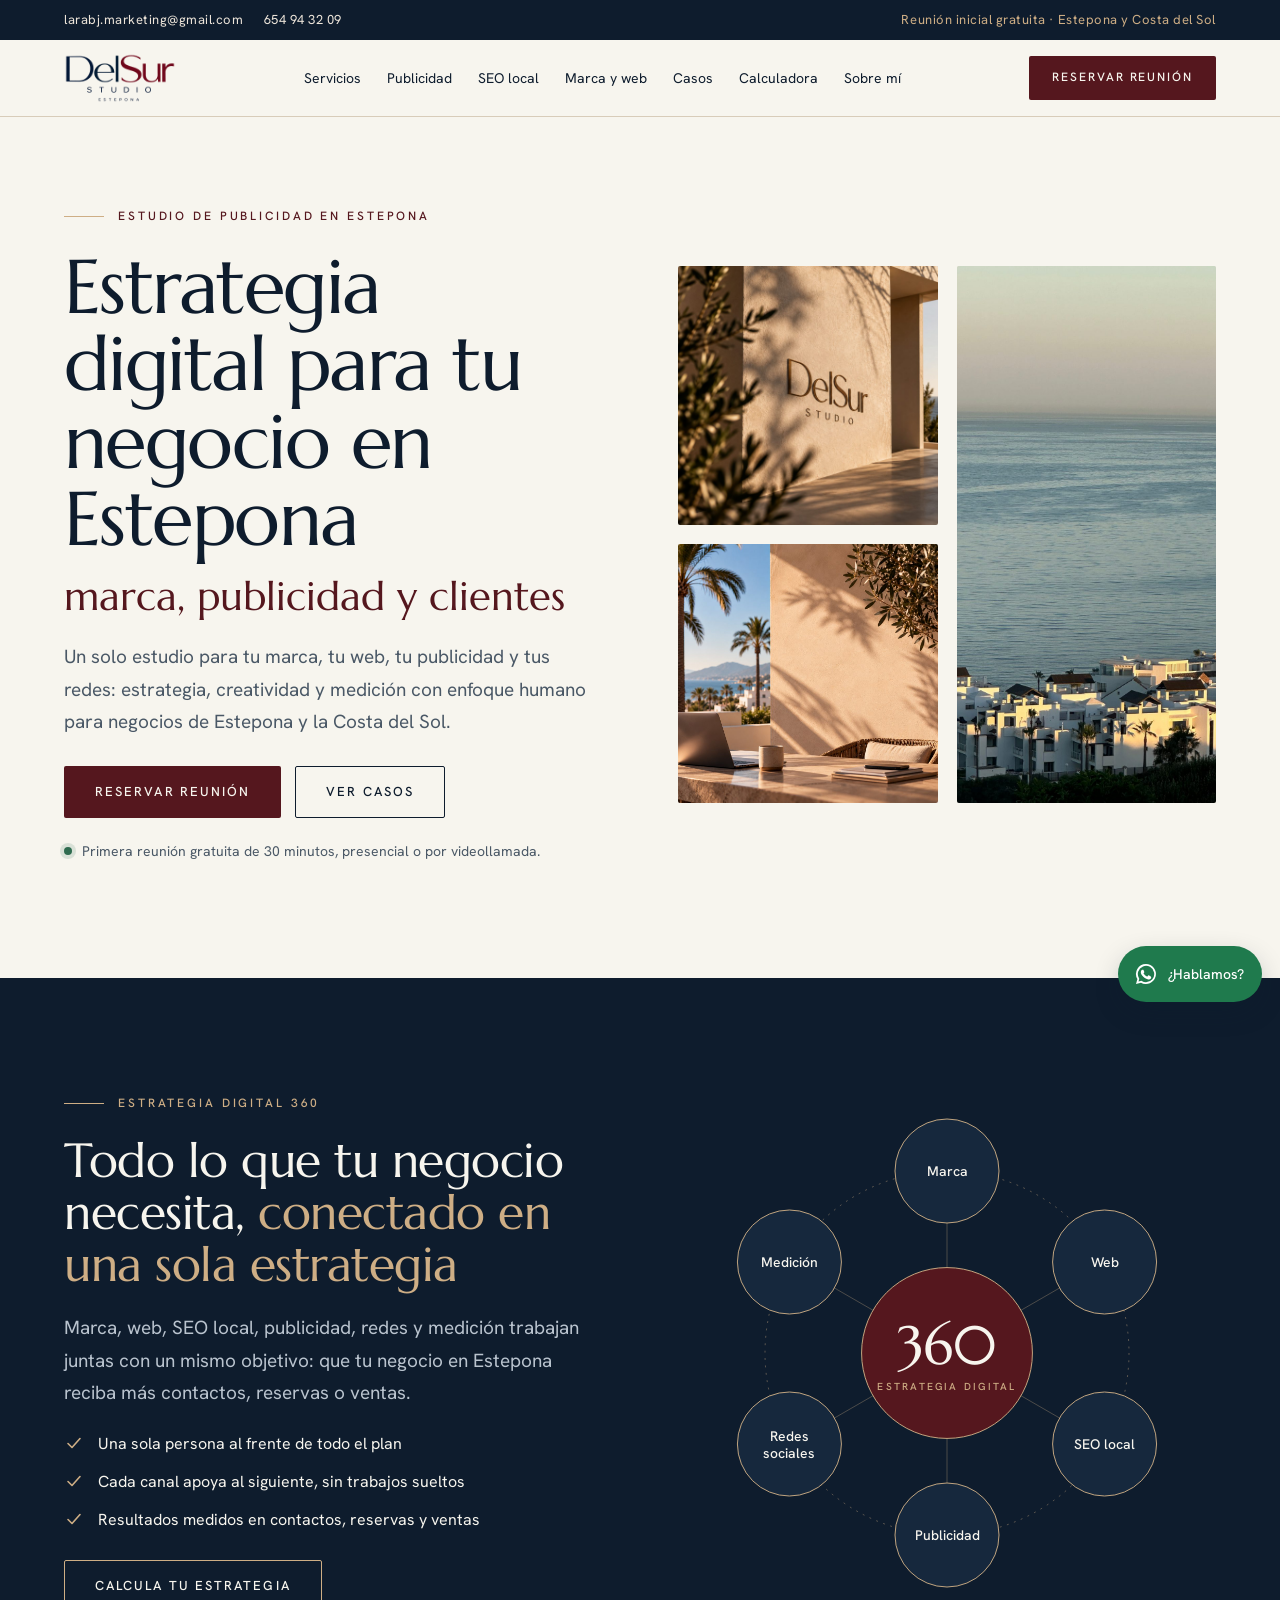
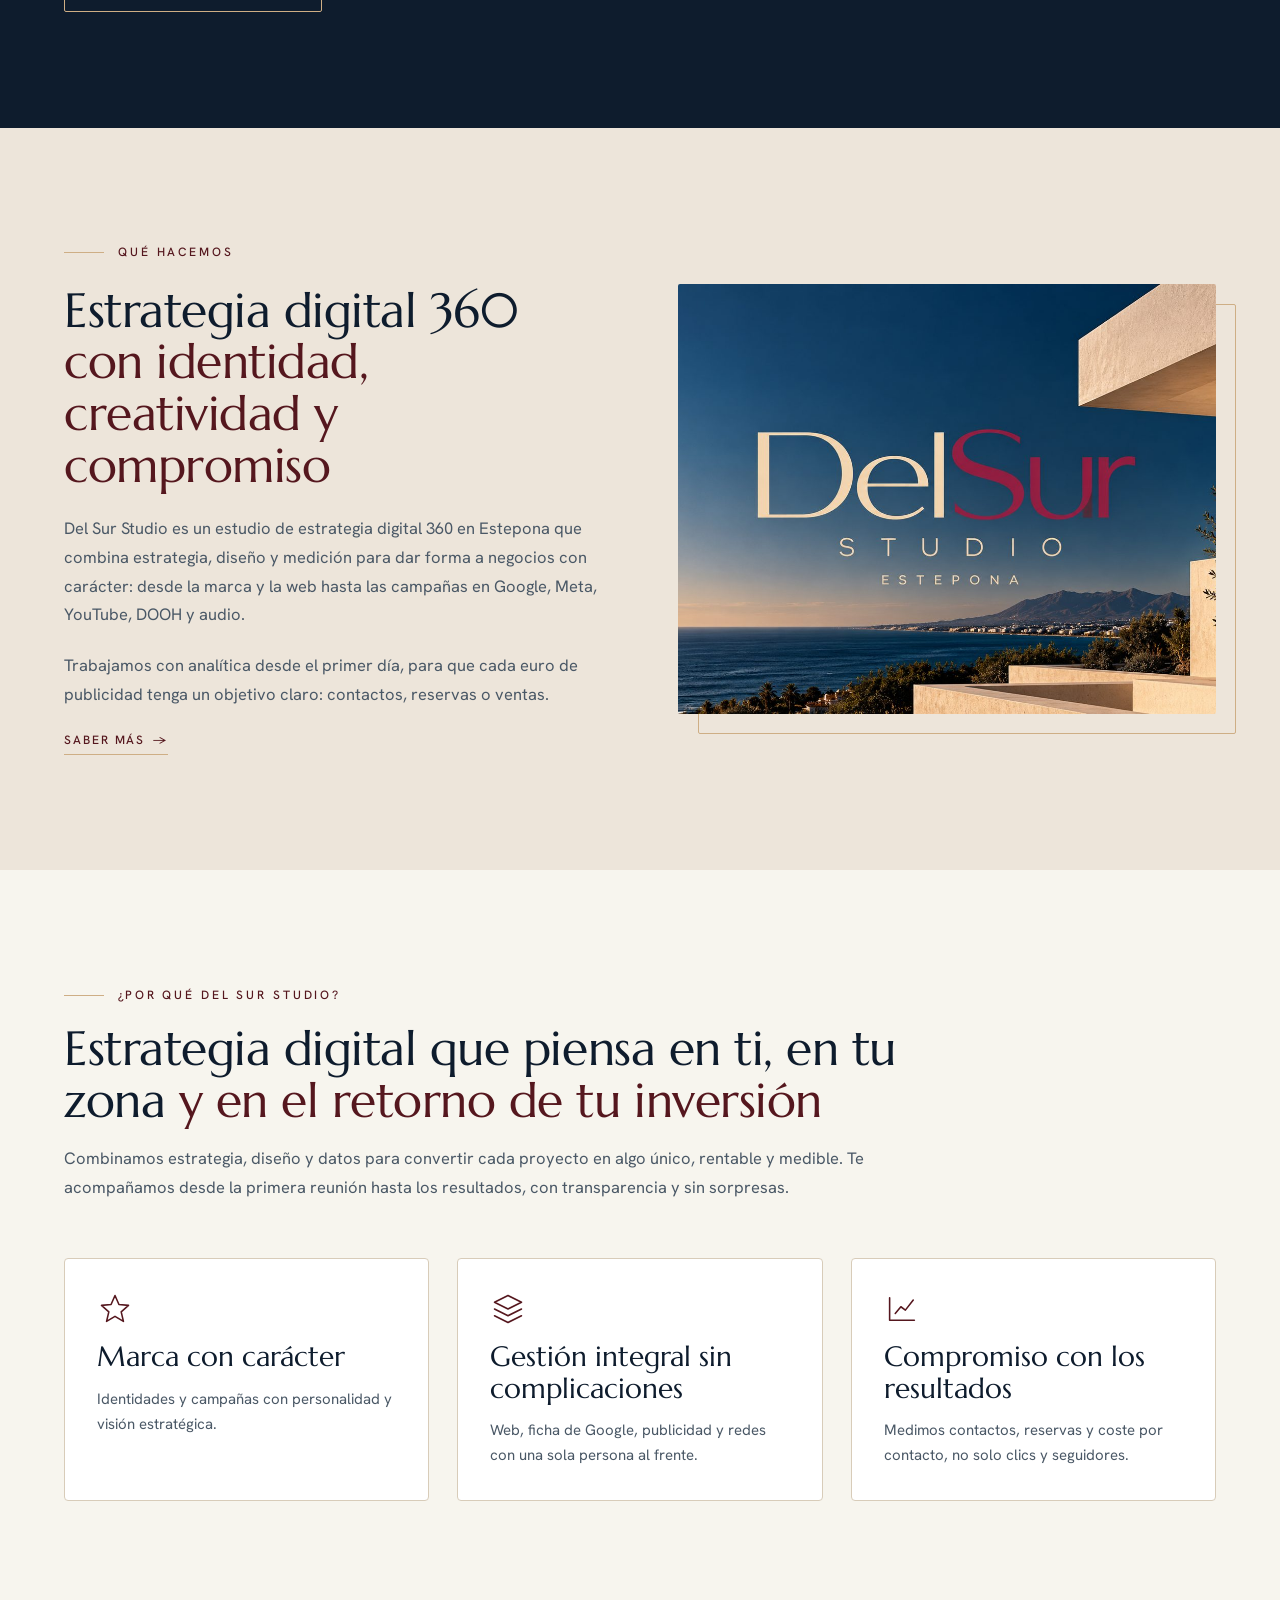
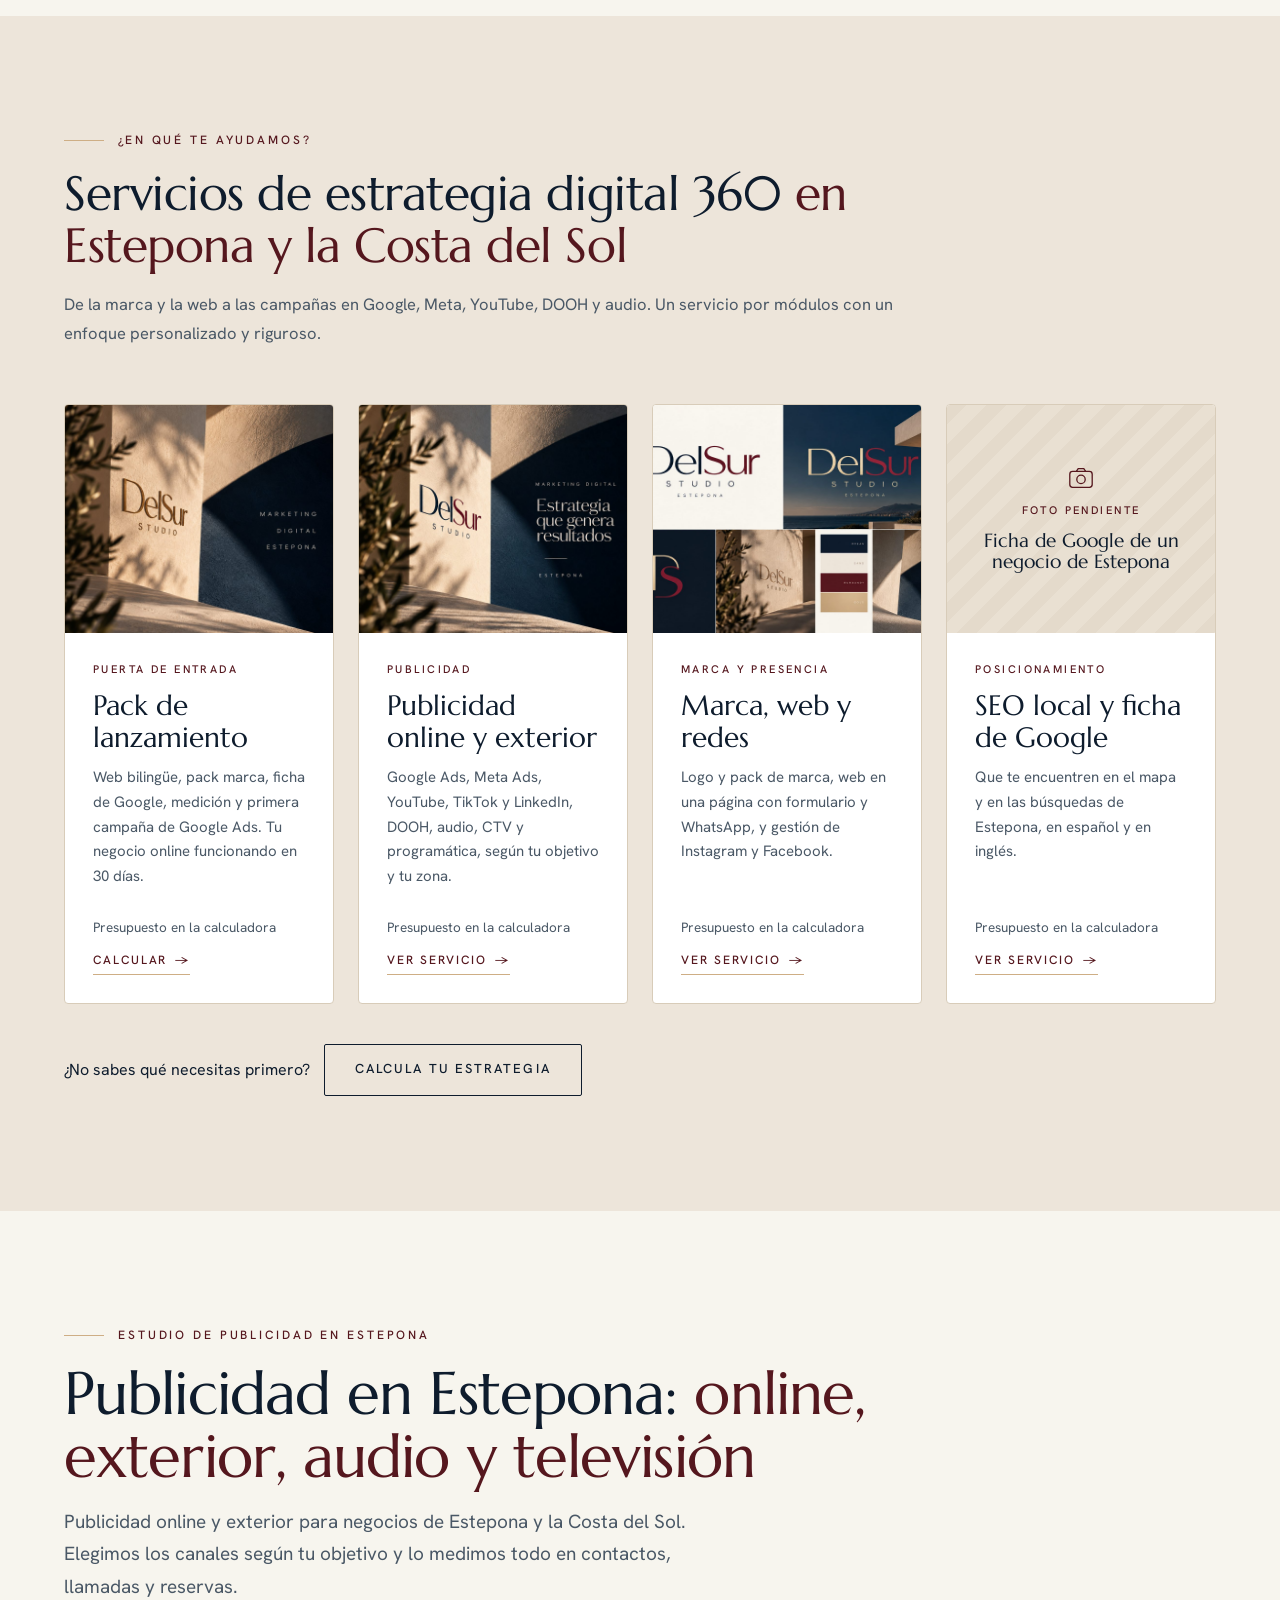
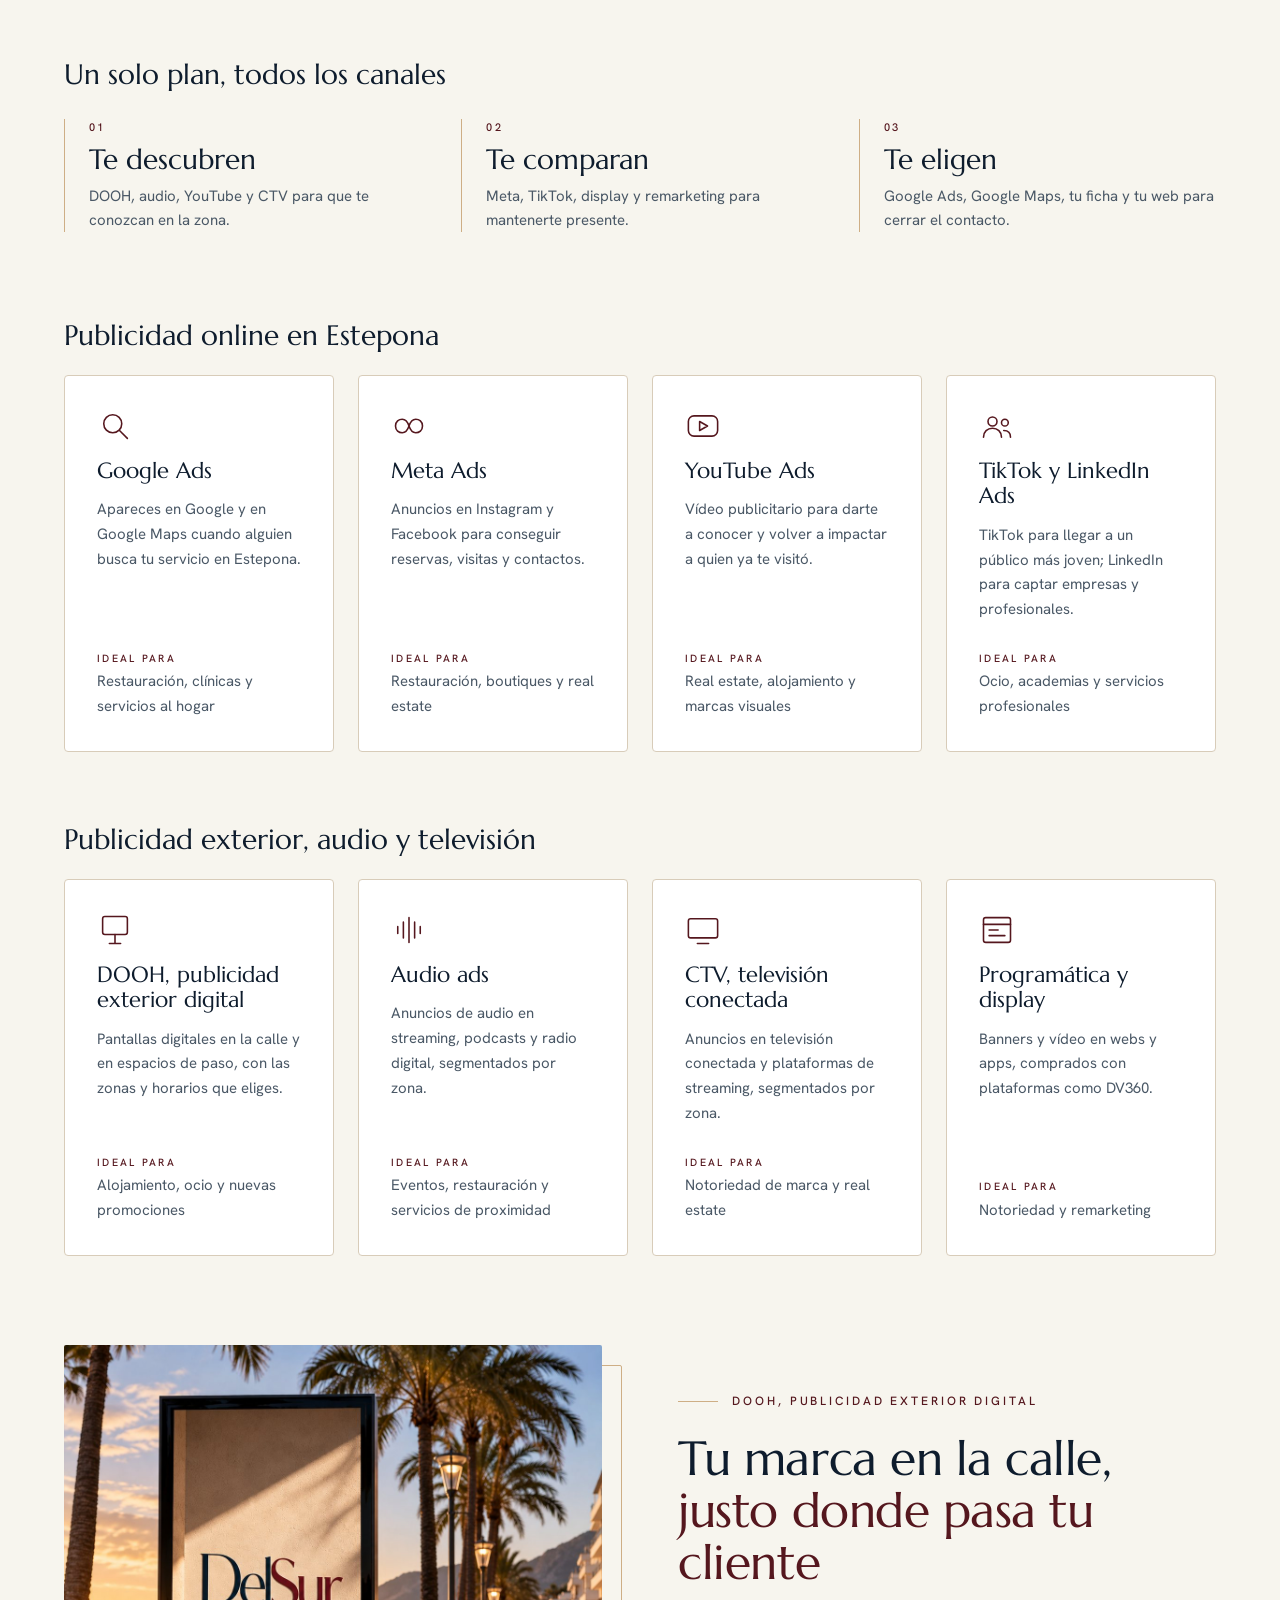
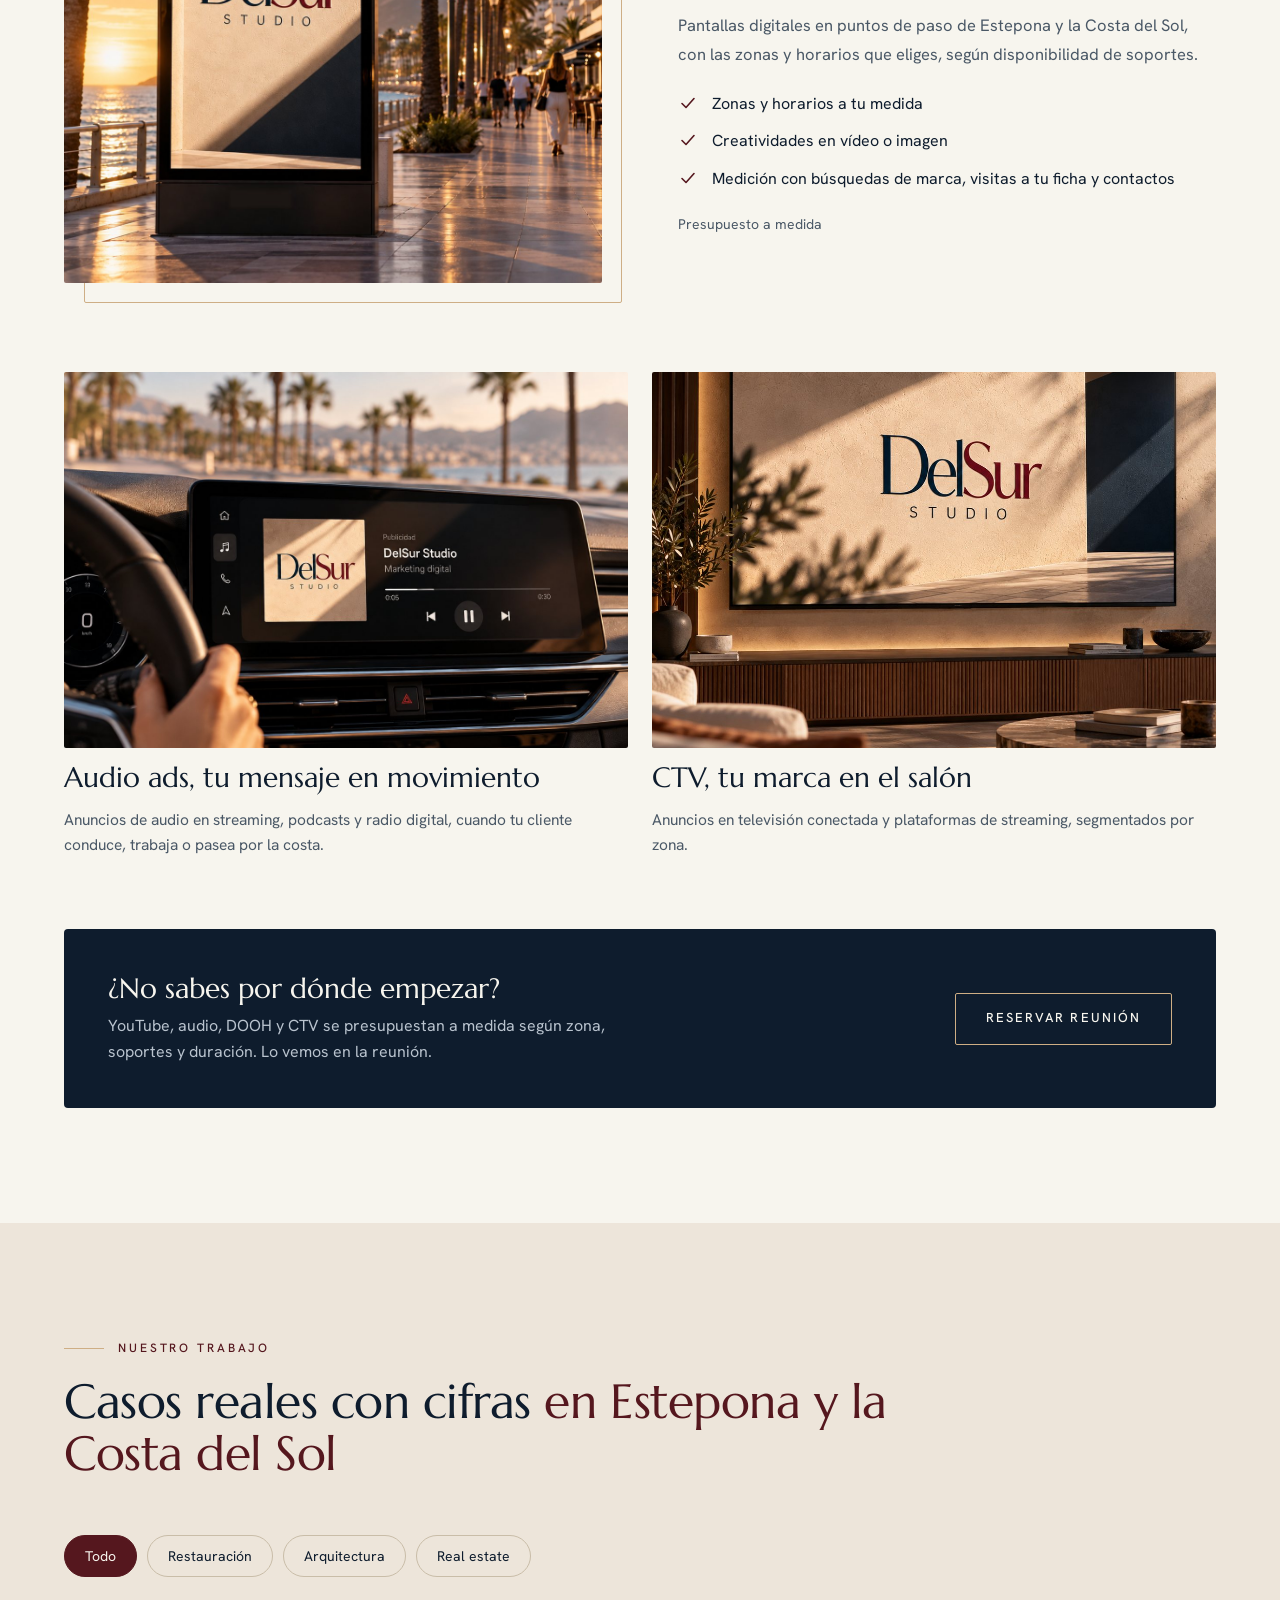
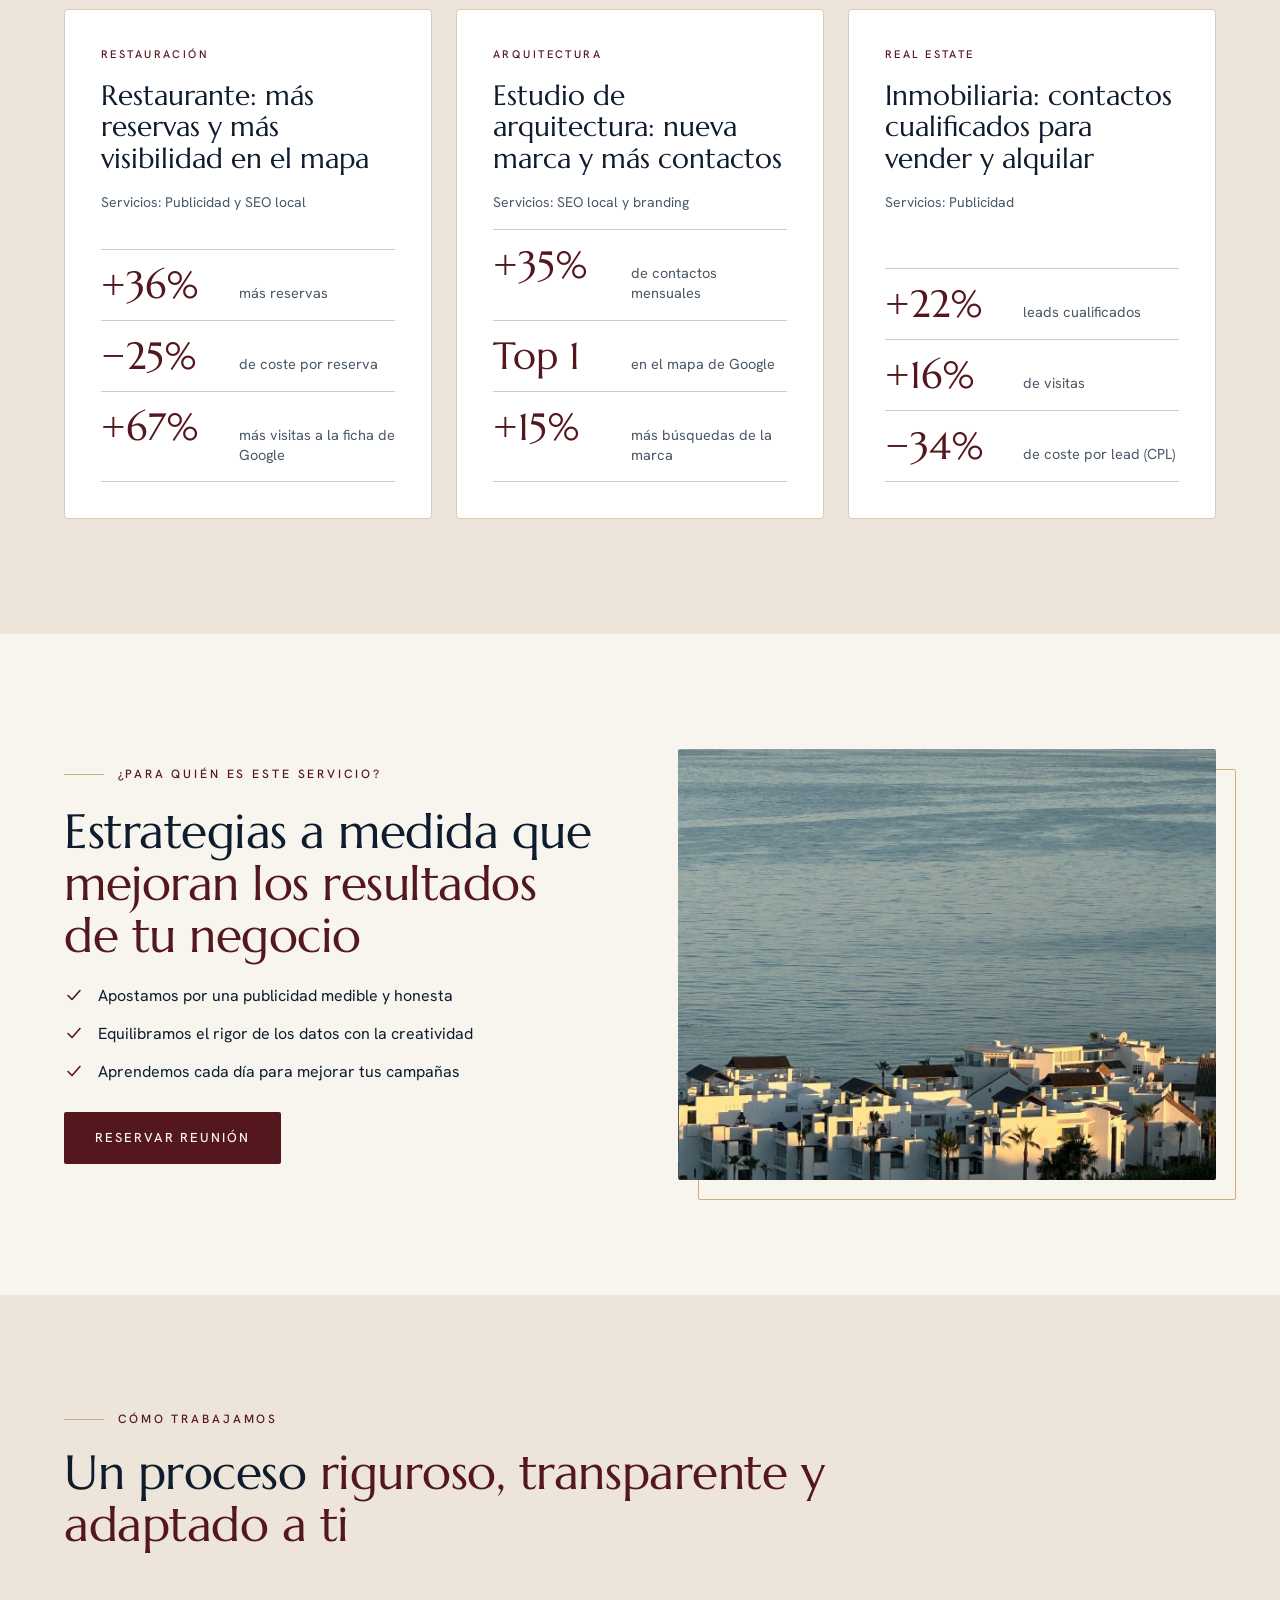
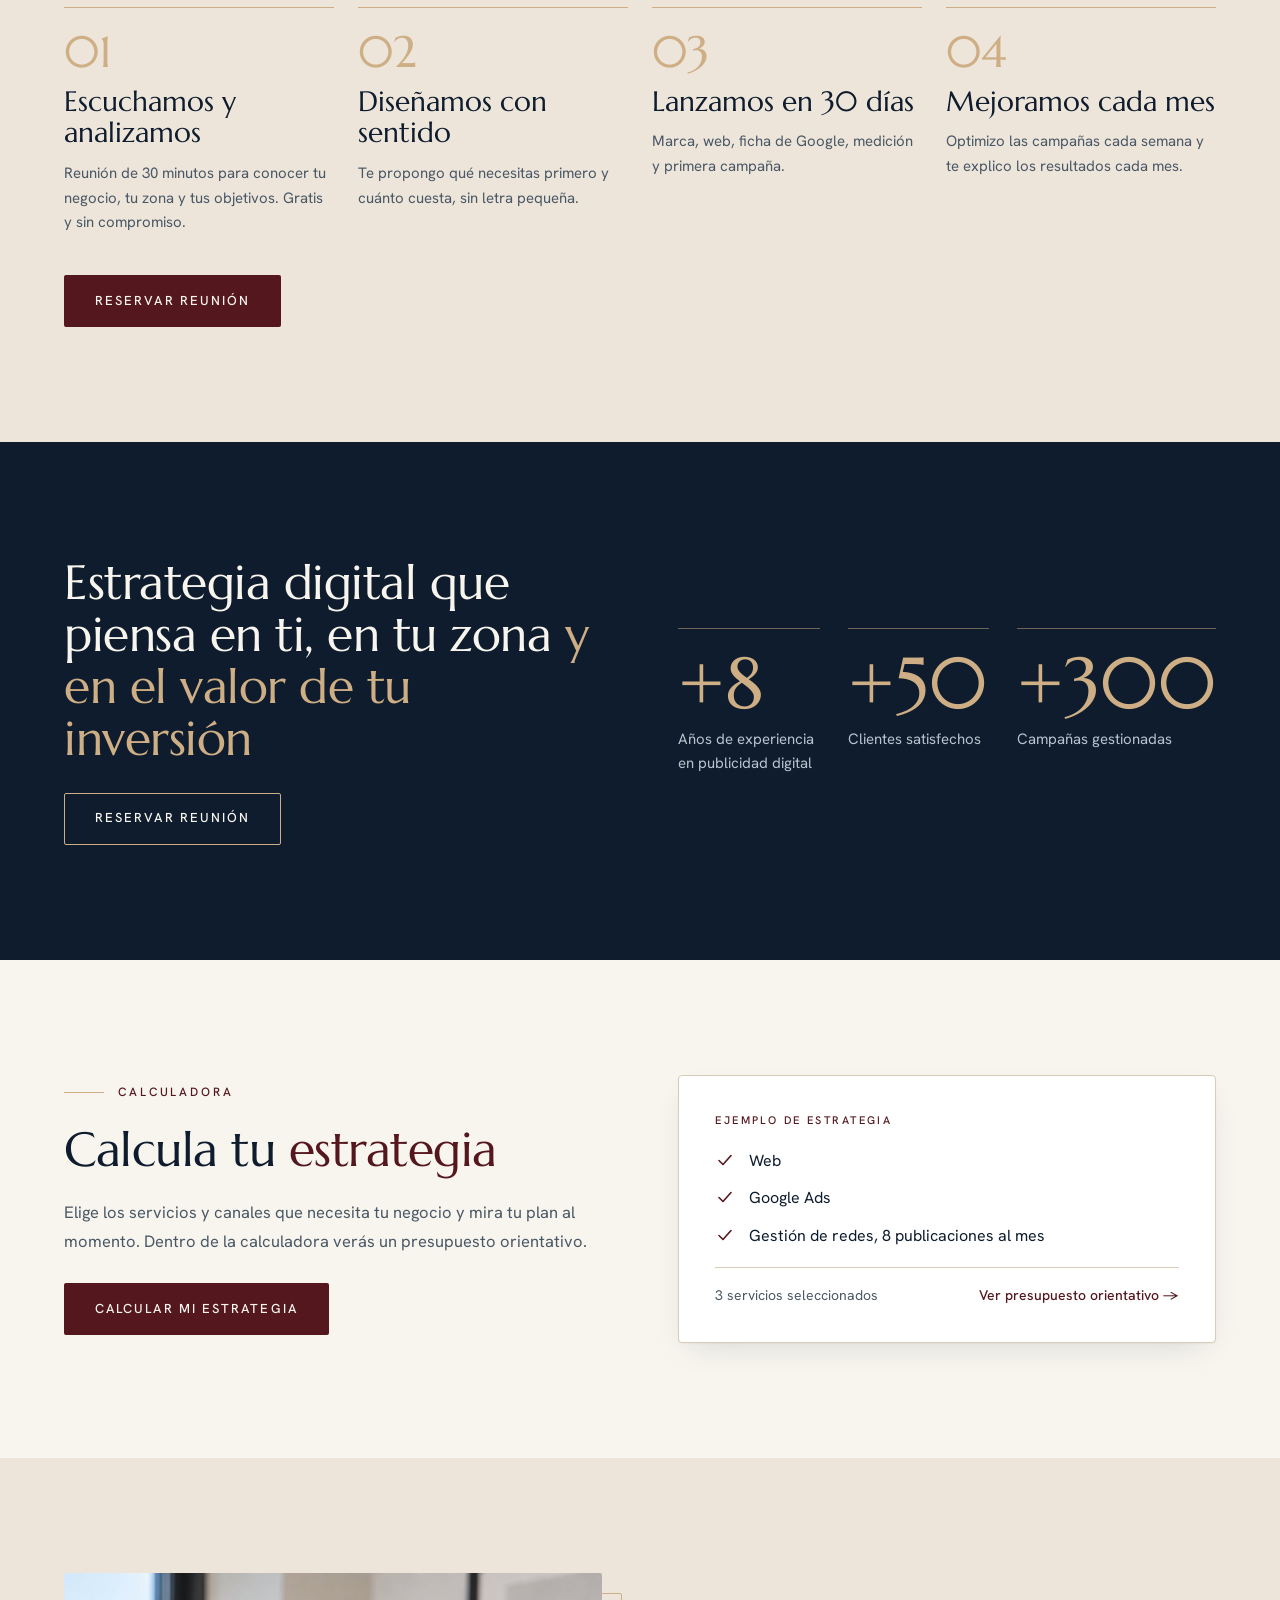
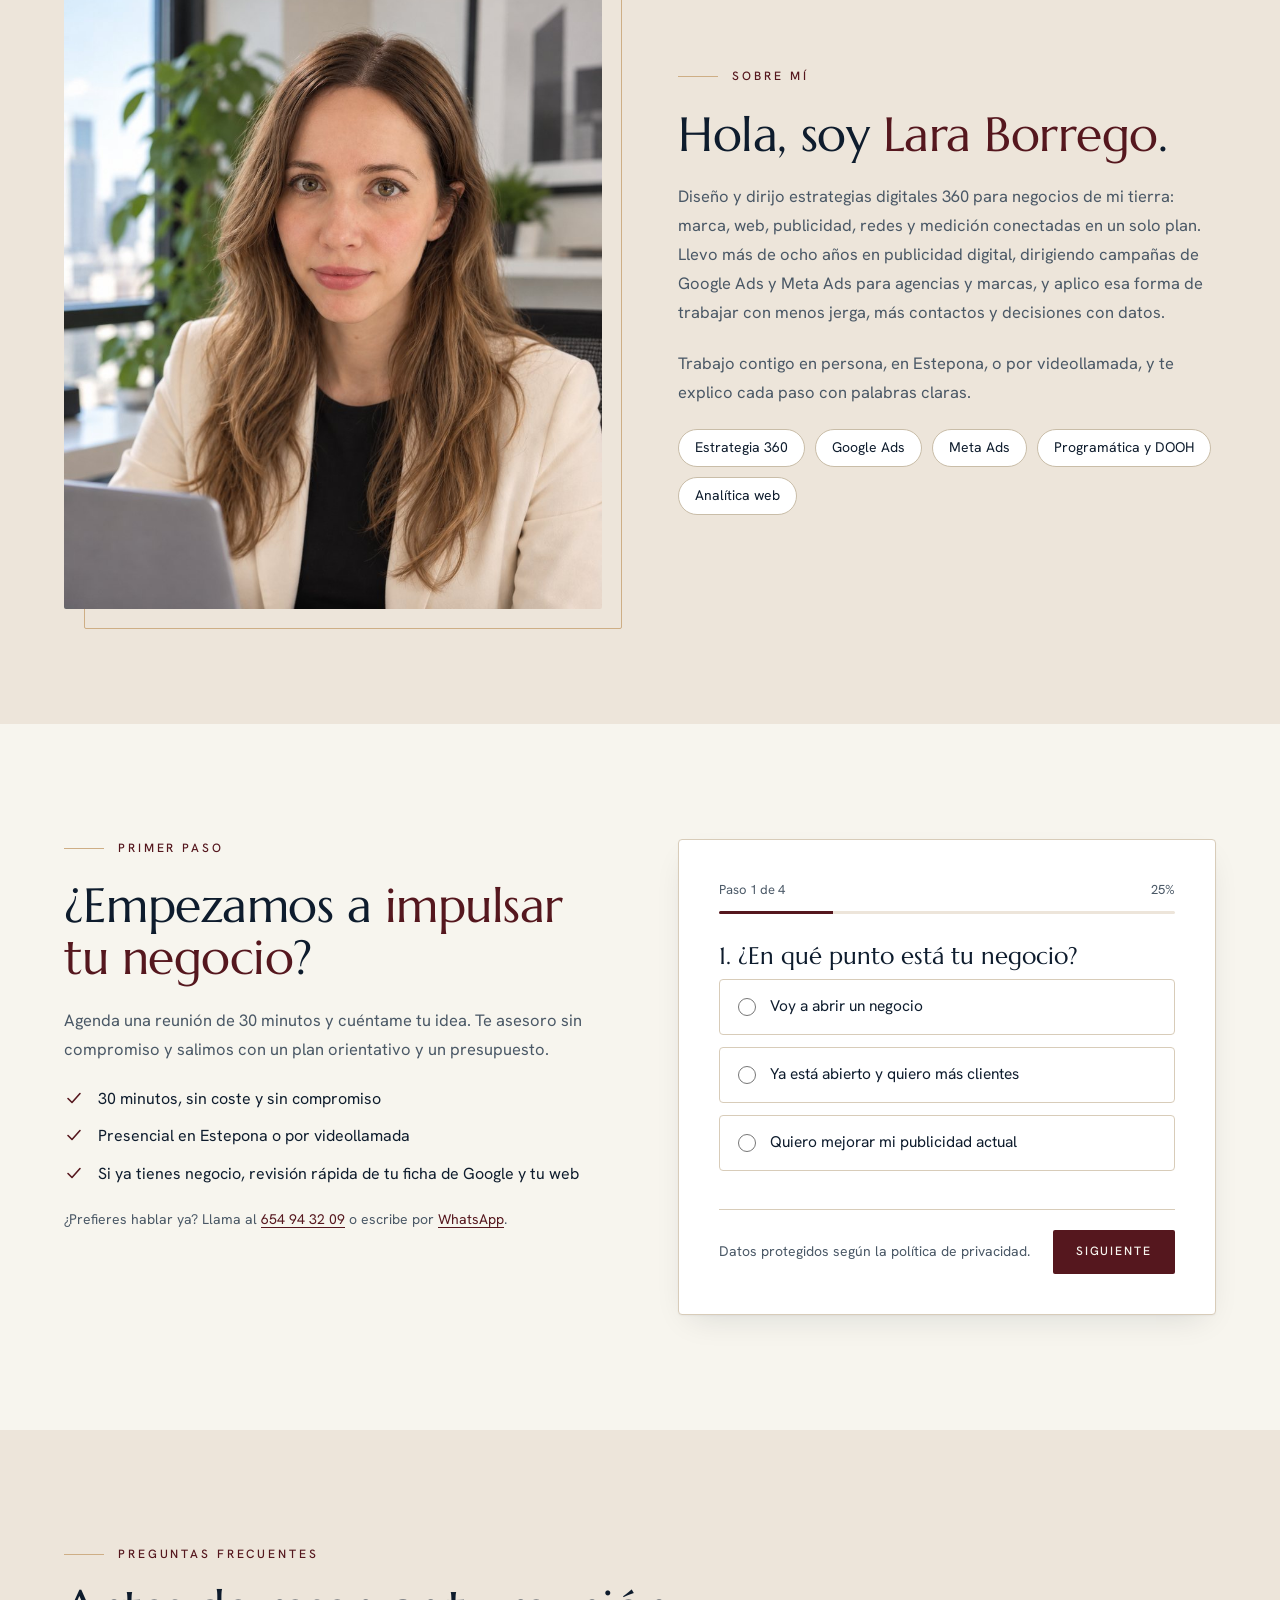
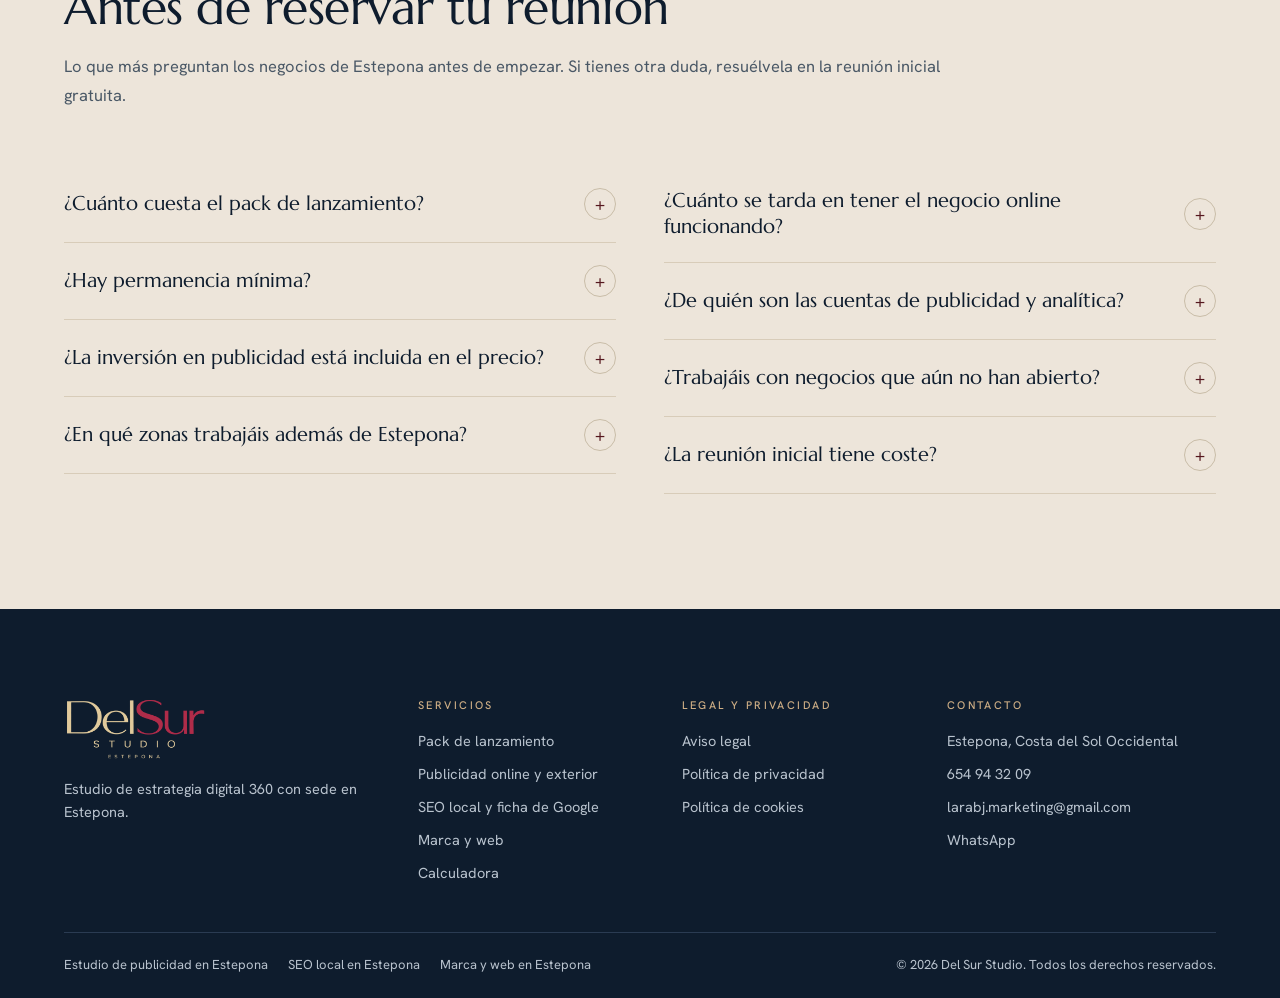
<file: docs/index.html>
<!doctype html>
<html lang="es">
<head>
<meta charset="utf-8">
<meta name="viewport" content="width=device-width, initial-scale=1">
<title>Estrategia digital 360 en Estepona | Del Sur Studio</title>
<meta name="description" content="Marca, web, SEO local, publicidad y redes conectadas en un solo plan para negocios de Estepona y la Costa del Sol. Reunión inicial gratuita de 30 minutos.">
<link rel="canonical" href="https://TU-DOMINIO-AQUI.es/index.html">
<meta property="og:type" content="website">
<meta property="og:title" content="Estrategia digital 360 en Estepona | Del Sur Studio">
<meta property="og:description" content="Marca, web, SEO local, publicidad y redes conectadas en un solo plan para negocios de Estepona y la Costa del Sol. Reunión inicial gratuita de 30 minutos.">
<meta property="og:url" content="https://TU-DOMINIO-AQUI.es/index.html">
<meta property="og:image" content="https://TU-DOMINIO-AQUI.es/img/muro-logo.jpg">
<meta property="og:locale" content="es_ES">
<meta name="theme-color" content="#0E1C2D">
<link rel="icon" href="favicon.svg" type="image/svg+xml">
<link rel="preconnect" href="https://fonts.googleapis.com">
<link rel="preconnect" href="https://fonts.gstatic.com" crossorigin>
<link href="https://fonts.googleapis.com/css2?family=Marcellus&family=Hanken+Grotesk:wght@400;500;600&display=swap" rel="stylesheet">
<link rel="stylesheet" href="css/style.css?v=3">
<script type="application/ld+json">{"@context": "https://schema.org", "@type": "ProfessionalService", "name": "Del Sur Studio", "image": "https://TU-DOMINIO-AQUI.es/img/logo-oscuro.png", "url": "https://TU-DOMINIO-AQUI.es/index.html", "telephone": "+34654943209", "email": "larabj.marketing@gmail.com", "areaServed": ["Estepona", "Marbella", "Manilva", "Costa del Sol Occidental"], "founder": {"@type": "Person", "name": "Lara Borrego Jullien"}, "description": "Estudio de estrategia digital 360 en Estepona: marca, web, SEO local, publicidad y redes."}</script>
<script type="application/ld+json">{"@context": "https://schema.org", "@type": "FAQPage", "mainEntity": [{"@type": "Question", "name": "¿Cuánto cuesta el pack de lanzamiento?", "acceptedAnswer": {"@type": "Answer", "text": "Depende de los servicios que elijas: web, marca, SEO local, publicidad y redes. En la calculadora activas lo que necesitas y ves un presupuesto orientativo al momento, antes incluso de la reunión inicial."}}, {"@type": "Question", "name": "¿Cuánto se tarda en tener el negocio online funcionando?", "acceptedAnswer": {"@type": "Answer", "text": "30 días desde la reunión inicial: marca, web, ficha de Google, medición y primera campaña de publicidad."}}, {"@type": "Question", "name": "¿Hay permanencia mínima?", "acceptedAnswer": {"@type": "Answer", "text": "Sí, 3 meses en los servicios mensuales (SEO local, Google Ads, Meta Ads y redes), el tiempo mínimo para que una campaña dé datos fiables."}}, {"@type": "Question", "name": "¿De quién son las cuentas de publicidad y analítica?", "acceptedAnswer": {"@type": "Answer", "text": "Siempre tuyas. Las cuentas de Google Ads, Meta Ads, Google Analytics y tu ficha de Google se crean a tu nombre desde el primer día."}}, {"@type": "Question", "name": "¿La inversión en publicidad está incluida en el precio?", "acceptedAnswer": {"@type": "Answer", "text": "No. La inversión en Google Ads o Meta Ads la pagas directamente a la plataforma; el precio de Del Sur Studio es solo la gestión y la estrategia."}}, {"@type": "Question", "name": "¿Trabajáis con negocios que aún no han abierto?", "acceptedAnswer": {"@type": "Answer", "text": "Sí. El pack de lanzamiento está pensado sobre todo para negocios nuevos en Estepona: marca, web y ficha de Google antes de la apertura."}}, {"@type": "Question", "name": "¿En qué zonas trabajáis además de Estepona?", "acceptedAnswer": {"@type": "Answer", "text": "Estepona, Marbella, Manilva y el resto de la Costa del Sol Occidental, tanto en español como en inglés."}}, {"@type": "Question", "name": "¿La reunión inicial tiene coste?", "acceptedAnswer": {"@type": "Answer", "text": "No. Son 30 minutos gratuitos, presenciales en Estepona o por videollamada, sin compromiso."}}]}</script>
</head>
<body>
<a class="skip-link" href="#main">Saltar al contenido</a>

<div class="topbar">
  <div class="wrap">
    <div class="topbar__contact">
      <a class="topbar__mail" href="mailto:larabj.marketing@gmail.com">larabj.marketing@gmail.com</a>
      <a href="tel:+34654943209">654 94 32 09</a>
    </div>
    <span class="topbar__note">Reunión inicial gratuita · Estepona y Costa del Sol</span>
  </div>
</div>

<header class="header">
  <div class="wrap">
    <a class="header__logo" href="index.html" aria-label="Del Sur Studio, inicio"><img src="img/logo-oscuro.png" alt="Del Sur Studio, Estepona" width="520" height="232"></a>
    <nav class="nav" aria-label="Principal">
      <a href="#servicios">Servicios</a>
      <a href="publicidad-estepona.html">Publicidad</a>
      <a href="seo-local-estepona.html">SEO local</a>
      <a href="marca-web-estepona.html">Marca y web</a>
      <a href="#casos">Casos</a>
      <a href="calculadora.html">Calculadora</a>
      <a href="#sobre-mi">Sobre mí</a>
    </nav>
    <a class="btn btn--primary btn--sm header__cta" href="#contacto">Reservar reunión</a>
    <button class="menu-btn" type="button" aria-expanded="false" aria-controls="mobile-nav" aria-label="Abrir menú"><span></span></button>
  </div>
</header>
<nav class="mobile-nav" id="mobile-nav" aria-label="Menú móvil">
  <a href="#servicios">Servicios</a>
  <a href="publicidad-estepona.html">Publicidad</a>
  <a href="seo-local-estepona.html">SEO local</a>
  <a href="marca-web-estepona.html">Marca y web</a>
  <a href="#casos">Casos</a>
  <a href="calculadora.html">Calculadora</a>
  <a href="#sobre-mi">Sobre mí</a>
  <a href="#preguntas-frecuentes">Preguntas frecuentes</a>
  <a class="btn btn--primary btn--block" href="#contacto">Reservar reunión</a>
</nav>

<main id="main">

<!-- Hero -->
<section class="hero">
  <div class="wrap split">
    <div class="stack reveal">
      <span class="eyebrow">Estudio de publicidad en Estepona</span>
      <h1 class="display">Estrategia digital para tu negocio en Estepona<span class="display__sub">marca, publicidad y clientes</span></h1>
      <p class="lead">Un solo estudio para tu marca, tu web, tu publicidad y tus redes: estrategia, creatividad y medición con enfoque humano para negocios de Estepona y la Costa del Sol.</p>
      <div class="btn-row">
        <a class="btn btn--primary" href="#contacto">Reservar reunión</a>
        <a class="btn btn--outline" href="#casos">Ver casos</a>
      </div>
      <p class="hero__note">Primera reunión gratuita de 30 minutos, presencial o por videollamada.</p>
    </div>
    <div class="mosaic reveal">
      <div class="mosaic__item"><img src="img/muro-logo.jpg" alt="Logo de Del Sur Studio sobre un muro de estuco con luz de atardecer" width="1100" height="1100" fetchpriority="high"></div>
      <div class="mosaic__item mosaic__item--tall"><img src="img/estepona-casas.jpg" alt="Casas blancas junto al mar en la Costa del Sol al atardecer" width="1200" height="1600" style="object-position:50% 85%" fetchpriority="high"></div>
      <div class="mosaic__item"><img src="img/terraza-costa.jpg" alt="Terraza con vistas al mar en la Costa del Sol, con portátil, palmeras y un muro de estuco al atardecer" width="1000" height="1000"></div>
    </div>
  </div>
</section>

<!-- Estrategia 360 -->
<section class="section section--dark" id="estrategia-360">
  <div class="wrap split">
    <div class="stack reveal">
      <span class="eyebrow">Estrategia digital 360</span>
      <h2 class="h2">Todo lo que tu negocio necesita, <em>conectado en una sola estrategia</em></h2>
      <p class="lead">Marca, web, SEO local, publicidad, redes y medición trabajan juntas con un mismo objetivo: que tu negocio en Estepona reciba más contactos, reservas o ventas.</p>
      <ul class="checks">
        <li>Una sola persona al frente de todo el plan</li>
        <li>Cada canal apoya al siguiente, sin trabajos sueltos</li>
        <li>Resultados medidos en contactos, reservas y ventas</li>
      </ul>
      <div class="btn-row"><a class="btn btn--gold" href="calculadora.html">Calcula tu estrategia</a></div>
    </div>
    <svg class="diagram reveal" viewBox="0 0 560 560" fill="none" role="img" aria-label="Estrategia digital 360: marca, web, SEO local, publicidad, redes sociales y medición conectadas">
      <g class="ring"><circle cx="280" cy="280" r="196" stroke="#CEAE85" stroke-opacity=".45" stroke-dasharray="2 6"/></g>
      <g stroke="#CEAE85" stroke-opacity=".35">
        <line x1="280" y1="280" x2="280" y2="84"/><line x1="280" y1="280" x2="449.7" y2="182"/><line x1="280" y1="280" x2="449.7" y2="378"/>
        <line x1="280" y1="280" x2="280" y2="476"/><line x1="280" y1="280" x2="110.3" y2="378"/><line x1="280" y1="280" x2="110.3" y2="182"/>
      </g>
      <g font-family="Hanken Grotesk, sans-serif" font-size="15" font-weight="500" fill="#F7F5EE" text-anchor="middle">
        <g class="node"><circle cx="280" cy="84" r="56" fill="#16283D" stroke="#CEAE85"/><text x="280" y="89">Marca</text></g>
        <g class="node"><circle cx="449.7" cy="182" r="56" fill="#16283D" stroke="#CEAE85"/><text x="449.7" y="187">Web</text></g>
        <g class="node"><circle cx="449.7" cy="378" r="56" fill="#16283D" stroke="#CEAE85"/><text x="449.7" y="383">SEO local</text></g>
        <g class="node"><circle cx="280" cy="476" r="56" fill="#16283D" stroke="#CEAE85"/><text x="280" y="481">Publicidad</text></g>
        <g class="node"><circle cx="110.3" cy="378" r="56" fill="#16283D" stroke="#CEAE85"/><text x="110.3" y="375">Redes</text><text x="110.3" y="393">sociales</text></g>
        <g class="node"><circle cx="110.3" cy="182" r="56" fill="#16283D" stroke="#CEAE85"/><text x="110.3" y="187">Medición</text></g>
      </g>
      <circle cx="280" cy="280" r="92" fill="#55171E" stroke="#CEAE85"/>
      <text x="280" y="292" text-anchor="middle" font-family="Marcellus, serif" font-size="58" fill="#F7F5EE">360</text>
      <text x="280" y="320" text-anchor="middle" font-family="Hanken Grotesk, sans-serif" font-size="11" font-weight="500" letter-spacing="2.4" fill="#CEAE85">ESTRATEGIA DIGITAL</text>
    </svg>
  </div>
</section>

<!-- Qué hacemos -->
<section class="section section--sand" id="que-hacemos">
  <div class="wrap split">
    <div class="stack reveal">
      <span class="eyebrow">Qué hacemos</span>
      <h2 class="h2">Estrategia digital 360 <em>con identidad, creatividad y compromiso</em></h2>
      <p class="text">Del Sur Studio es un estudio de estrategia digital 360 en Estepona que combina estrategia, diseño y medición para dar forma a negocios con carácter: desde la marca y la web hasta las campañas en Google, Meta, YouTube, DOOH y audio.</p>
      <p class="text">Trabajamos con analítica desde el primer día, para que cada euro de publicidad tenga un objetivo claro: contactos, reservas o ventas.</p>
      <a class="link-arrow" href="#servicios">Saber más</a>
    </div>
    <div class="framed reveal">
      <img src="img/marca-costa.jpg" alt="Logo de Del Sur Studio sobre una vista de la costa con arquitectura mediterránea" width="1500" height="844" loading="lazy" style="width:100%;aspect-ratio:5/4;object-fit:cover;object-position:53% 50%;border-radius:2px">
    </div>
  </div>
</section>

<!-- Por qué -->
<section class="section">
  <div class="wrap">
    <div class="head reveal">
      <span class="eyebrow">¿Por qué Del Sur Studio?</span>
      <h2 class="h2">Estrategia digital que piensa en ti, en tu zona <em>y en el retorno de tu inversión</em></h2>
      <p class="text">Combinamos estrategia, diseño y datos para convertir cada proyecto en algo único, rentable y medible. Te acompañamos desde la primera reunión hasta los resultados, con transparencia y sin sorpresas.</p>
    </div>
    <div class="grid grid--3 reveal-group">
      <div class="card">
        <svg class="card__icon" viewBox="0 0 32 32" fill="none" stroke="currentColor" stroke-width="1.4" stroke-linecap="round" stroke-linejoin="round" aria-hidden="true"><path d="M16 4l3.5 8 8.5.8-6.5 5.7 2 8.5L16 22.5 8.5 27l2-8.5L4 12.8l8.5-.8z"/></svg>
        <h3 class="h3">Marca con carácter</h3>
        <p>Identidades y campañas con personalidad y visión estratégica.</p>
      </div>
      <div class="card">
        <svg class="card__icon" viewBox="0 0 32 32" fill="none" stroke="currentColor" stroke-width="1.4" stroke-linecap="round" stroke-linejoin="round" aria-hidden="true"><path d="M16 4l12 6-12 6-12-6z"/><path d="M4 16l12 6 12-6M4 22l12 6 12-6"/></svg>
        <h3 class="h3">Gestión integral sin complicaciones</h3>
        <p>Web, ficha de Google, publicidad y redes con una sola persona al frente.</p>
      </div>
      <div class="card">
        <svg class="card__icon" viewBox="0 0 32 32" fill="none" stroke="currentColor" stroke-width="1.4" stroke-linecap="round" stroke-linejoin="round" aria-hidden="true"><path d="M5 26V6M5 26h22"/><path d="M10 20l5-6 4 3 7-9"/></svg>
        <h3 class="h3">Compromiso con los resultados</h3>
        <p>Medimos contactos, reservas y coste por contacto, no solo clics y seguidores.</p>
      </div>
    </div>
  </div>
</section>

<!-- Servicios -->
<section class="section section--sand" id="servicios">
  <div class="wrap">
    <div class="head reveal">
      <span class="eyebrow">¿En qué te ayudamos?</span>
      <h2 class="h2">Servicios de estrategia digital 360 <em>en Estepona y la Costa del Sol</em></h2>
      <p class="text">De la marca y la web a las campañas en Google, Meta, YouTube, DOOH y audio. Un servicio por módulos con un enfoque personalizado y riguroso.</p>
    </div>
    <div class="grid grid--4 reveal-group">
      <article class="service">
        <div class="service__media"><img src="img/muro-tagline.jpg" alt="Muro con el logo de Del Sur Studio y el lema marketing digital Estepona" width="1100" height="1100" loading="lazy" style="object-position:30% 50%"></div>
        <div class="service__body">
          <span class="tag">Puerta de entrada</span>
          <h3 class="h3">Pack de lanzamiento</h3>
          <p>Web bilingüe, pack marca, ficha de Google, medición y primera campaña de Google Ads. Tu negocio online funcionando en 30 días.</p>
          <div class="service__foot"><span>Presupuesto en la calculadora</span><a class="link-arrow" href="calculadora.html?preset=nuevo">Calcular</a></div>
        </div>
      </article>
      <article class="service">
        <div class="service__media"><img src="img/muro-estrategia.jpg" alt="Muro con el lema estrategia que genera resultados" width="1100" height="1100" loading="lazy" style="object-position:60% 50%"></div>
        <div class="service__body">
          <span class="tag">Publicidad</span>
          <h3 class="h3">Publicidad online y exterior</h3>
          <p>Google Ads, Meta Ads, YouTube, TikTok y LinkedIn, DOOH, audio, CTV y programática, según tu objetivo y tu zona.</p>
          <div class="service__foot"><span>Presupuesto en la calculadora</span><a class="link-arrow" href="publicidad-estepona.html">Ver servicio</a></div>
        </div>
      </article>
      <article class="service">
        <div class="service__media"><img src="img/marca-tablero.jpg" alt="Identidad de marca de Del Sur Studio con logo, monograma y paleta de colores" width="1500" height="1000" loading="lazy"></div>
        <div class="service__body">
          <span class="tag">Marca y presencia</span>
          <h3 class="h3">Marca, web y redes</h3>
          <p>Logo y pack de marca, web en una página con formulario y WhatsApp, y gestión de Instagram y Facebook.</p>
          <div class="service__foot"><span>Presupuesto en la calculadora</span><a class="link-arrow" href="marca-web-estepona.html">Ver servicio</a></div>
        </div>
      </article>
      <article class="service">
        <div class="service__media">
          <div class="placeholder">
            <svg viewBox="0 0 30 30" fill="none" stroke="currentColor" stroke-width="1.4" aria-hidden="true"><rect x="3" y="8" width="24" height="17" rx="3"/><circle cx="15" cy="16.5" r="4.5"/><path d="M10 8l2-3h6l2 3"/></svg>
            <span class="tag">Foto pendiente</span>
            <span class="h4">Ficha de Google de un negocio de Estepona</span>
          </div>
        </div>
        <div class="service__body">
          <span class="tag">Posicionamiento</span>
          <h3 class="h3">SEO local y ficha de Google</h3>
          <p>Que te encuentren en el mapa y en las búsquedas de Estepona, en español y en inglés.</p>
          <div class="service__foot"><span>Presupuesto en la calculadora</span><a class="link-arrow" href="seo-local-estepona.html">Ver servicio</a></div>
        </div>
      </article>
    </div>
    <div class="btn-row reveal" style="margin-top:40px">
      <span>¿No sabes qué necesitas primero?</span>
      <a class="btn btn--outline" href="calculadora.html">Calcula tu estrategia</a>
    </div>
  </div>
</section>

<!-- Publicidad -->
<section class="section" id="publicidad">
  <div class="wrap">
    <div class="head reveal">
      <span class="eyebrow">Estudio de publicidad en Estepona</span>
      <h2 class="h1">Publicidad en Estepona: <em>online, exterior, audio y televisión</em></h2>
      <p class="lead">Publicidad online y exterior para negocios de Estepona y la Costa del Sol. Elegimos los canales según tu objetivo y lo medimos todo en contactos, llamadas y reservas.</p>
    </div>

    <h3 class="h3 reveal" style="margin-bottom:28px">Un solo plan, todos los canales</h3>
    <div class="funnel reveal-group" style="margin-bottom:clamp(56px,7vw,88px)">
      <div class="funnel__item"><span class="tag">01</span><span class="h3">Te descubren</span><p>DOOH, audio, YouTube y CTV para que te conozcan en la zona.</p></div>
      <div class="funnel__item"><span class="tag">02</span><span class="h3">Te comparan</span><p>Meta, TikTok, display y remarketing para mantenerte presente.</p></div>
      <div class="funnel__item"><span class="tag">03</span><span class="h3">Te eligen</span><p>Google Ads, Google Maps, tu ficha y tu web para cerrar el contacto.</p></div>
    </div>

    <h3 class="h3 reveal" style="margin-bottom:24px">Publicidad online en Estepona</h3>
    <div class="grid grid--4 reveal-group" style="margin-bottom:clamp(48px,6vw,72px)">
      <div class="card">
        <svg class="card__icon" viewBox="0 0 32 32" fill="none" stroke="currentColor" stroke-width="1.4" stroke-linecap="round" stroke-linejoin="round" aria-hidden="true"><circle cx="14" cy="14" r="8"/><path d="M20 20l7 7"/></svg>
        <h4 class="h4">Google Ads</h4>
        <p>Apareces en Google y en Google Maps cuando alguien busca tu servicio en Estepona.</p>
        <p class="card__foot"><span class="tag">Ideal para</span>Restauración, clínicas y servicios al hogar</p>
      </div>
      <div class="card">
        <svg class="card__icon" viewBox="0 0 32 32" fill="none" stroke="currentColor" stroke-width="1.4" stroke-linecap="round" stroke-linejoin="round" aria-hidden="true"><path d="M4 16c0-4 3-6 6-6s5 3 6 6c1 3 3 6 6 6s6-2 6-6-3-6-6-6-5 3-6 6c-1 3-3 6-6 6s-6-2-6-6z"/></svg>
        <h4 class="h4">Meta Ads</h4>
        <p>Anuncios en Instagram y Facebook para conseguir reservas, visitas y contactos.</p>
        <p class="card__foot"><span class="tag">Ideal para</span>Restauración, boutiques y real estate</p>
      </div>
      <div class="card">
        <svg class="card__icon" viewBox="0 0 32 32" fill="none" stroke="currentColor" stroke-width="1.4" stroke-linecap="round" stroke-linejoin="round" aria-hidden="true"><rect x="3" y="7" width="26" height="18" rx="5"/><path d="M13 12l7 4-7 4z"/></svg>
        <h4 class="h4">YouTube Ads</h4>
        <p>Vídeo publicitario para darte a conocer y volver a impactar a quien ya te visitó.</p>
        <p class="card__foot"><span class="tag">Ideal para</span>Real estate, alojamiento y marcas visuales</p>
      </div>
      <div class="card">
        <svg class="card__icon" viewBox="0 0 32 32" fill="none" stroke="currentColor" stroke-width="1.4" stroke-linecap="round" stroke-linejoin="round" aria-hidden="true"><circle cx="12" cy="12" r="4"/><path d="M4 26c0-5 3.5-8 8-8s8 3 8 8"/><circle cx="23" cy="13" r="3"/><path d="M22 20c4 0 6 2.5 6 6"/></svg>
        <h4 class="h4">TikTok y LinkedIn Ads</h4>
        <p>TikTok para llegar a un público más joven; LinkedIn para captar empresas y profesionales.</p>
        <p class="card__foot"><span class="tag">Ideal para</span>Ocio, academias y servicios profesionales</p>
      </div>
    </div>

    <h3 class="h3 reveal" style="margin-bottom:24px">Publicidad exterior, audio y televisión</h3>
    <div class="grid grid--4 reveal-group" style="margin-bottom:clamp(56px,7vw,96px)">
      <div class="card">
        <svg class="card__icon" viewBox="0 0 32 32" fill="none" stroke="currentColor" stroke-width="1.4" stroke-linecap="round" stroke-linejoin="round" aria-hidden="true"><rect x="5" y="4" width="22" height="16" rx="2"/><path d="M16 20v8M11 28h10"/></svg>
        <h4 class="h4">DOOH, publicidad exterior digital</h4>
        <p>Pantallas digitales en la calle y en espacios de paso, con las zonas y horarios que eliges.</p>
        <p class="card__foot"><span class="tag">Ideal para</span>Alojamiento, ocio y nuevas promociones</p>
      </div>
      <div class="card">
        <svg class="card__icon" viewBox="0 0 32 32" fill="none" stroke="currentColor" stroke-width="1.4" stroke-linecap="round" stroke-linejoin="round" aria-hidden="true"><path d="M6 13v6M11 9v14M16 5v22M21 9v14M26 13v6"/></svg>
        <h4 class="h4">Audio ads</h4>
        <p>Anuncios de audio en streaming, podcasts y radio digital, segmentados por zona.</p>
        <p class="card__foot"><span class="tag">Ideal para</span>Eventos, restauración y servicios de proximidad</p>
      </div>
      <div class="card">
        <svg class="card__icon" viewBox="0 0 32 32" fill="none" stroke="currentColor" stroke-width="1.4" stroke-linecap="round" stroke-linejoin="round" aria-hidden="true"><rect x="3" y="6" width="26" height="17" rx="2"/><path d="M11 28h10"/></svg>
        <h4 class="h4">CTV, televisión conectada</h4>
        <p>Anuncios en televisión conectada y plataformas de streaming, segmentados por zona.</p>
        <p class="card__foot"><span class="tag">Ideal para</span>Notoriedad de marca y real estate</p>
      </div>
      <div class="card">
        <svg class="card__icon" viewBox="0 0 32 32" fill="none" stroke="currentColor" stroke-width="1.4" stroke-linecap="round" stroke-linejoin="round" aria-hidden="true"><rect x="4" y="5" width="24" height="22" rx="2"/><path d="M4 11h24M9 16h8M9 21h14"/></svg>
        <h4 class="h4">Programática y display</h4>
        <p>Banners y vídeo en webs y apps, comprados con plataformas como DV360.</p>
        <p class="card__foot"><span class="tag">Ideal para</span>Notoriedad y remarketing</p>
      </div>
    </div>

    <div class="split" style="margin-bottom:clamp(56px,7vw,96px)">
      <div class="framed reveal"><img class="feature-media" src="img/dooh-marquesina.jpg" alt="Marquesina digital en un paseo marítimo con el logo de Del Sur Studio al atardecer" width="1150" height="1150" loading="lazy" style="width:100%;aspect-ratio:1;object-fit:cover;border-radius:2px"></div>
      <div class="stack reveal">
        <span class="eyebrow">DOOH, publicidad exterior digital</span>
        <h3 class="h2">Tu marca en la calle, <em>justo donde pasa tu cliente</em></h3>
        <p class="text">Pantallas digitales en puntos de paso de Estepona y la Costa del Sol, con las zonas y horarios que eliges, según disponibilidad de soportes.</p>
        <ul class="checks">
          <li>Zonas y horarios a tu medida</li>
          <li>Creatividades en vídeo o imagen</li>
          <li>Medición con búsquedas de marca, visitas a tu ficha y contactos</li>
        </ul>
        <span class="small">Presupuesto a medida</span>
      </div>
    </div>

    <div class="grid grid--2 reveal-group" style="margin-bottom:clamp(48px,6vw,72px)">
      <div class="media-card">
        <img src="img/audio-coche.jpg" alt="Pantalla de un coche reproduciendo un anuncio de audio de Del Sur Studio junto al mar" width="1300" height="866" loading="lazy">
        <h4 class="h3">Audio ads, tu mensaje en movimiento</h4>
        <p>Anuncios de audio en streaming, podcasts y radio digital, cuando tu cliente conduce, trabaja o pasea por la costa.</p>
      </div>
      <div class="media-card">
        <img src="img/ctv-television.jpg" alt="Televisión conectada en un salón mostrando el logo de Del Sur Studio" width="1100" height="1100" loading="lazy">
        <h4 class="h3">CTV, tu marca en el salón</h4>
        <p>Anuncios en televisión conectada y plataformas de streaming, segmentados por zona.</p>
      </div>
    </div>

    <div class="banner reveal">
      <div>
        <p class="h3" style="color:var(--cream);margin-bottom:8px">¿No sabes por dónde empezar?</p>
        <p>YouTube, audio, DOOH y CTV se presupuestan a medida según zona, soportes y duración. Lo vemos en la reunión.</p>
      </div>
      <a class="btn btn--gold" href="#contacto">Reservar reunión</a>
    </div>
  </div>
</section>

<!-- Casos -->
<section class="section section--sand" id="casos">
  <div class="wrap">
    <div class="head reveal">
      <span class="eyebrow">Nuestro trabajo</span>
      <h2 class="h2">Casos reales con cifras <em>en Estepona y la Costa del Sol</em></h2>
    </div>
    <div class="filters reveal" role="group" aria-label="Filtrar casos por sector">
      <button class="filter" type="button" data-filter="todo" aria-pressed="true">Todo</button>
      <button class="filter" type="button" data-filter="restauracion" aria-pressed="false">Restauración</button>
      <button class="filter" type="button" data-filter="arquitectura" aria-pressed="false">Arquitectura</button>
      <button class="filter" type="button" data-filter="real-estate" aria-pressed="false">Real estate</button>
    </div>
    <div class="cases">
      <article class="case reveal" data-sector="restauracion">
        <div class="case__body">
          <span class="tag">Restauración</span>
          <h3 class="h3">Restaurante: más reservas y más visibilidad en el mapa</h3>
          <p class="case__meta">Servicios: Publicidad y SEO local</p>
          <div class="kpis">
            <div><span class="kpi__num">+36%</span><span class="kpi__label">más reservas</span></div>
            <div><span class="kpi__num">−25%</span><span class="kpi__label">de coste por reserva</span></div>
            <div><span class="kpi__num">+67%</span><span class="kpi__label">más visitas a la ficha de Google</span></div>
          </div>
        </div>
      </article>
      <article class="case reveal" data-sector="arquitectura">
        <div class="case__body">
          <span class="tag">Arquitectura</span>
          <h3 class="h3">Estudio de arquitectura: nueva marca y más contactos</h3>
          <p class="case__meta">Servicios: SEO local y branding</p>
          <div class="kpis">
            <div><span class="kpi__num">+35%</span><span class="kpi__label">de contactos mensuales</span></div>
            <div><span class="kpi__num">Top 1</span><span class="kpi__label">en el mapa de Google</span></div>
            <div><span class="kpi__num">+15%</span><span class="kpi__label">más búsquedas de la marca</span></div>
          </div>
        </div>
      </article>
      <article class="case reveal" data-sector="real-estate">
        <div class="case__body">
          <span class="tag">Real estate</span>
          <h3 class="h3">Inmobiliaria: contactos cualificados para vender y alquilar</h3>
          <p class="case__meta">Servicios: Publicidad</p>
          <div class="kpis">
            <div><span class="kpi__num">+22%</span><span class="kpi__label">leads cualificados</span></div>
            <div><span class="kpi__num">+16%</span><span class="kpi__label">de visitas</span></div>
            <div><span class="kpi__num">−34%</span><span class="kpi__label">de coste por lead (CPL)</span></div>
          </div>
        </div>
      </article>
    </div>
  </div>
</section>

<!-- Para quién -->
<section class="section">
  <div class="wrap split">
    <div class="stack reveal">
      <span class="eyebrow">¿Para quién es este servicio?</span>
      <h2 class="h2">Estrategias a medida que <em>mejoran los resultados de tu negocio</em></h2>
      <ul class="checks">
        <li>Apostamos por una publicidad medible y honesta</li>
        <li>Equilibramos el rigor de los datos con la creatividad</li>
        <li>Aprendemos cada día para mejorar tus campañas</li>
      </ul>
      <div class="btn-row"><a class="btn btn--primary" href="#contacto">Reservar reunión</a></div>
    </div>
    <div class="framed reveal"><img src="img/estepona-casas.jpg" alt="Casas blancas de la Costa del Sol junto al mar" width="1200" height="1600" loading="lazy" style="width:100%;aspect-ratio:5/4;object-fit:cover;object-position:50% 80%;border-radius:2px"></div>
  </div>
</section>

<!-- Proceso -->
<section class="section section--sand">
  <div class="wrap">
    <div class="head reveal">
      <span class="eyebrow">Cómo trabajamos</span>
      <h2 class="h2">Un proceso <em>riguroso, transparente y adaptado a ti</em></h2>
    </div>
    <ol class="grid grid--4 steps reveal-group">
      <li class="step"><span class="step__num">01</span><h3 class="h3">Escuchamos y analizamos</h3><p>Reunión de 30 minutos para conocer tu negocio, tu zona y tus objetivos. Gratis y sin compromiso.</p></li>
      <li class="step"><span class="step__num">02</span><h3 class="h3">Diseñamos con sentido</h3><p>Te propongo qué necesitas primero y cuánto cuesta, sin letra pequeña.</p></li>
      <li class="step"><span class="step__num">03</span><h3 class="h3">Lanzamos en 30 días</h3><p>Marca, web, ficha de Google, medición y primera campaña.</p></li>
      <li class="step"><span class="step__num">04</span><h3 class="h3">Mejoramos cada mes</h3><p>Optimizo las campañas cada semana y te explico los resultados cada mes.</p></li>
    </ol>
    <div class="btn-row reveal" style="margin-top:40px"><a class="btn btn--primary" href="#contacto">Reservar reunión</a></div>
  </div>
</section>

<!-- Cifras -->
<section class="section section--dark">
  <div class="wrap split">
    <div class="stack reveal">
      <h2 class="h2">Estrategia digital que piensa en ti, en tu zona <em>y en el valor de tu inversión</em></h2>
      <div class="btn-row"><a class="btn btn--gold" href="#contacto">Reservar reunión</a></div>
    </div>
    <div class="stats reveal-group">
      <div class="stat"><span class="stat__num">+8</span><span class="stat__label">Años de experiencia en publicidad digital</span></div>
      <div class="stat"><span class="stat__num">+50</span><span class="stat__label">Clientes satisfechos</span></div>
      <div class="stat"><span class="stat__num">+300</span><span class="stat__label">Campañas gestionadas</span></div>
    </div>
  </div>
</section>

<!-- Calculadora -->
<section class="section">
  <div class="wrap split">
    <div class="stack reveal">
      <span class="eyebrow">Calculadora</span>
      <h2 class="h2">Calcula tu <em>estrategia</em></h2>
      <p class="text">Elige los servicios y canales que necesita tu negocio y mira tu plan al momento. Dentro de la calculadora verás un presupuesto orientativo.</p>
      <div class="btn-row"><a class="btn btn--primary" href="calculadora.html">Calcular mi estrategia</a></div>
    </div>
    <a class="example reveal" href="calculadora.html" style="text-decoration:none;color:inherit">
      <span class="tag">Ejemplo de estrategia</span>
      <ul class="checks">
        <li>Web</li>
        <li>Google Ads</li>
        <li>Gestión de redes, 8 publicaciones al mes</li>
      </ul>
      <div class="example__foot"><span class="small">3 servicios seleccionados</span><span style="color:var(--wine);font-weight:500">Ver presupuesto orientativo →</span></div>
    </a>
  </div>
</section>

<!-- Sobre mí -->
<section class="section section--sand" id="sobre-mi">
  <div class="wrap split">
    <div class="framed portrait reveal"><img src="img/retrato-lara.jpg" alt="Retrato de Lara Borrego, responsable de Del Sur Studio" width="880" height="1040" loading="lazy"></div>
    <div class="stack reveal">
      <span class="eyebrow">Sobre mí</span>
      <h2 class="h2">Hola, soy <em>Lara Borrego</em>.</h2>
      <p class="text">Diseño y dirijo estrategias digitales 360 para negocios de mi tierra: marca, web, publicidad, redes y medición conectadas en un solo plan. Llevo más de ocho años en publicidad digital, dirigiendo campañas de Google Ads y Meta Ads para agencias y marcas, y aplico esa forma de trabajar con menos jerga, más contactos y decisiones con datos.</p>
      <p class="text">Trabajo contigo en persona, en Estepona, o por videollamada, y te explico cada paso con palabras claras.</p>
      <div class="chips">
        <span class="chip">Estrategia 360</span><span class="chip">Google Ads</span><span class="chip">Meta Ads</span><span class="chip">Programática y DOOH</span><span class="chip">Analítica web</span>
      </div>
    </div>
  </div>
</section>

<!-- Contacto -->
<section class="section" id="contacto">
  <div class="wrap split" style="align-items:start">
    <div class="stack reveal">
      <span class="eyebrow">Primer paso</span>
      <h2 class="h2">¿Empezamos a <em>impulsar tu negocio</em>?</h2>
      <p class="text">Agenda una reunión de 30 minutos y cuéntame tu idea. Te asesoro sin compromiso y salimos con un plan orientativo y un presupuesto.</p>
      <ul class="checks">
        <li>30 minutos, sin coste y sin compromiso</li>
        <li>Presencial en Estepona o por videollamada</li>
        <li>Si ya tienes negocio, revisión rápida de tu ficha de Google y tu web</li>
      </ul>
      <p class="small">¿Prefieres hablar ya? Llama al <a href="tel:+34654943209">654 94 32 09</a> o escribe por <a href="https://wa.me/34654943209" target="_blank" rel="noopener">WhatsApp</a>.</p>
    </div>

    <div class="form-card reveal">
      <!-- Las solicitudes se guardan en Supabase (tabla delsur_leads). Configuración en js/main.js -->
      <form id="lead-form" novalidate>
        <div class="sr-only" aria-hidden="true"><label for="f-web">No rellenar</label><input id="f-web" name="web_url" tabindex="-1" autocomplete="off"></div>
        <div class="progress" aria-live="polite">
          <div class="progress__row"><span data-step-label>Paso 1 de 4</span><span data-step-pct>25%</span></div>
          <div class="progress__bar"><div class="progress__fill"></div></div>
        </div>

        <fieldset class="form-step">
          <legend>1. ¿En qué punto está tu negocio?</legend>
          <label class="option"><input type="radio" name="situacion" value="Voy a abrir un negocio">Voy a abrir un negocio</label>
          <label class="option"><input type="radio" name="situacion" value="Ya está abierto y quiero más clientes">Ya está abierto y quiero más clientes</label>
          <label class="option"><input type="radio" name="situacion" value="Quiero mejorar mi publicidad actual">Quiero mejorar mi publicidad actual</label>
        </fieldset>

        <fieldset class="form-step" hidden>
          <legend>2. ¿Qué tipo de negocio es? <small>Puedes elegir varias opciones</small></legend>
          <div class="options-2">
            <label class="option"><input type="checkbox" name="sector" value="Restauración" data-required-group>Restauración</label>
            <label class="option"><input type="checkbox" name="sector" value="Arquitectura" data-required-group>Arquitectura</label>
            <label class="option"><input type="checkbox" name="sector" value="Real estate" data-required-group>Real estate</label>
            <label class="option"><input type="checkbox" name="sector" value="Alojamiento" data-required-group>Alojamiento</label>
            <label class="option"><input type="checkbox" name="sector" value="Clínica o estética" data-required-group>Clínica o estética</label>
            <label class="option"><input type="checkbox" name="sector" value="Otro" data-required-group>Otro</label>
          </div>
        </fieldset>

        <fieldset class="form-step" hidden>
          <legend>3. ¿Qué te interesa? <small>Opcional: si no lo tienes claro, lo vemos en la reunión</small></legend>
          <div class="options-2">
            <label class="option"><input type="checkbox" name="interes" value="Pack de lanzamiento">Pack de lanzamiento</label>
            <label class="option"><input type="checkbox" name="interes" value="Publicidad">Publicidad</label>
            <label class="option"><input type="checkbox" name="interes" value="SEO local">SEO local</label>
            <label class="option"><input type="checkbox" name="interes" value="Marca y web">Marca y web</label>
            <label class="option"><input type="checkbox" name="interes" value="Redes sociales">Redes sociales</label>
            <label class="option"><input type="checkbox" name="interes" value="Aún no lo sé">Aún no lo sé</label>
          </div>
          <p style="margin-top:10px;font-weight:500;font-size:14px">¿Cómo prefieres la reunión?</p>
          <div class="options-2">
            <label class="option"><input type="radio" name="formato" value="Presencial en Estepona">Presencial en Estepona</label>
            <label class="option"><input type="radio" name="formato" value="Videollamada">Videollamada</label>
          </div>
        </fieldset>

        <fieldset class="form-step" hidden>
          <legend>4. ¿Cómo te contactamos?</legend>
          <div class="fields-2">
            <div class="field"><label for="f-nombre">Nombre *</label><input id="f-nombre" name="nombre" autocomplete="name" required></div>
            <div class="field"><label for="f-negocio">Negocio</label><input id="f-negocio" name="negocio" autocomplete="organization"></div>
            <div class="field"><label for="f-tel">Teléfono *</label><input id="f-tel" name="telefono" type="tel" autocomplete="tel" inputmode="tel" pattern="[0-9\s\(\)\+\-]{9,}" required></div>
            <div class="field"><label for="f-email">Email</label><input id="f-email" name="email" type="email" autocomplete="email"></div>
          </div>
          <div class="field"><label for="f-msg">Cuéntame algo más (opcional)</label><textarea id="f-msg" name="mensaje" rows="3"></textarea></div>
          <label class="consent" id="plan-from-calc" hidden><input type="checkbox" name="incluir_plan" value="1" checked><span>Incluir mi estrategia de la calculadora: <strong data-plan-summary></strong></span></label>
          <label class="consent"><input type="checkbox" name="privacidad" required><span>He leído y acepto la <a href="legal.html#privacidad" target="_blank">política de privacidad</a>. *</span></label>
        </fieldset>

        <p class="form-error" role="alert"></p>
        <div class="form-nav">
          <button class="btn btn--outline btn--sm" type="button" data-prev hidden>Atrás</button>
          <span class="small">Datos protegidos según la política de privacidad.</span>
          <button class="btn btn--primary btn--sm" type="button" data-next>Siguiente</button>
          <button class="btn btn--primary btn--sm" type="submit" data-send hidden>Enviar solicitud</button>
        </div>
      </form>

      <div class="form-done" id="lead-done" hidden>
        <div class="form-done__icon"><svg width="28" height="28" viewBox="0 0 20 20" fill="none" aria-hidden="true"><path d="M4 10.5l4 4 8-9" stroke="currentColor" stroke-width="1.8" stroke-linecap="round" stroke-linejoin="round"/></svg></div>
        <h3 class="h3">¡Gracias! Solicitud enviada</h3>
        <p class="text" data-done-text>He recibido tu solicitud y te llamaré en menos de 24 horas laborables para cerrar la fecha de la reunión. Si quieres adelantarlo, escríbeme ahora:</p>
        <div class="btn-row" style="justify-content:center">
          <a class="btn btn--whatsapp btn--sm" data-wa href="https://wa.me/34654943209" target="_blank" rel="noopener">Abrir WhatsApp</a>
          <a class="btn btn--outline btn--sm" data-mailto href="mailto:larabj.marketing@gmail.com">Enviar por email</a>
        </div>
      </div>
    </div>
  </div>
</section>

<!-- Preguntas frecuentes -->
<section class="section section--sand" id="preguntas-frecuentes">
  <div class="wrap">
    <div class="head reveal">
      <span class="eyebrow">Preguntas frecuentes</span>
      <h2 class="h2">Antes de reservar tu reunión</h2>
      <p class="text">Lo que más preguntan los negocios de Estepona antes de empezar. Si tienes otra duda, resuélvela en la reunión inicial gratuita.</p>
    </div>
    <div class="faq reveal">
      <div class="faq__col">
        <details><summary>¿Cuánto cuesta el pack de lanzamiento?</summary><p>Depende de los servicios que elijas: web, marca, SEO local, publicidad y redes. En la <a href="calculadora.html">calculadora</a> activas lo que necesitas y ves un presupuesto orientativo al momento, antes incluso de la reunión inicial.</p></details>
        <details><summary>¿Hay permanencia mínima?</summary><p>Sí, 3 meses en los servicios mensuales (SEO local, Google Ads, Meta Ads y redes), el tiempo mínimo para que una campaña dé datos fiables.</p></details>
        <details><summary>¿La inversión en publicidad está incluida en el precio?</summary><p>No. La inversión en Google Ads o Meta Ads la pagas directamente a la plataforma; el precio de Del Sur Studio es solo la gestión y la estrategia.</p></details>
        <details><summary>¿En qué zonas trabajáis además de Estepona?</summary><p>Estepona, Marbella, Manilva y el resto de la Costa del Sol Occidental, tanto en español como en inglés.</p></details>
      </div>
      <div class="faq__col">
        <details><summary>¿Cuánto se tarda en tener el negocio online funcionando?</summary><p>30 días desde la reunión inicial: marca, web, ficha de Google, medición y primera campaña de publicidad.</p></details>
        <details><summary>¿De quién son las cuentas de publicidad y analítica?</summary><p>Siempre tuyas. Las cuentas de Google Ads, Meta Ads, Google Analytics y tu ficha de Google se crean a tu nombre desde el primer día.</p></details>
        <details><summary>¿Trabajáis con negocios que aún no han abierto?</summary><p>Sí. El pack de lanzamiento está pensado sobre todo para negocios nuevos en Estepona: marca, web y ficha de Google antes de la apertura.</p></details>
        <details><summary>¿La reunión inicial tiene coste?</summary><p>No. Son 30 minutos gratuitos, presenciales en Estepona o por videollamada, sin compromiso.</p></details>
      </div>
    </div>
  </div>
</section>

</main>

<footer class="footer">
  <div class="wrap">
    <div class="footer__grid">
      <div class="footer__brand">
        <img src="img/logo-claro.png" alt="Del Sur Studio, Estepona" width="520" height="232" loading="lazy">
        <p>Estudio de estrategia digital 360 con sede en Estepona.</p>
      </div>
      <div>
        <span class="footer__title">Servicios</span>
        <ul>
          <li><a href="index.html#servicios">Pack de lanzamiento</a></li>
          <li><a href="publicidad-estepona.html">Publicidad online y exterior</a></li>
          <li><a href="seo-local-estepona.html">SEO local y ficha de Google</a></li>
          <li><a href="marca-web-estepona.html">Marca y web</a></li>
          <li><a href="calculadora.html">Calculadora</a></li>
        </ul>
      </div>
      <div>
        <span class="footer__title">Legal y privacidad</span>
        <ul>
          <li><a href="legal.html#aviso-legal">Aviso legal</a></li>
          <li><a href="legal.html#privacidad">Política de privacidad</a></li>
          <li><a href="legal.html#cookies">Política de cookies</a></li>
        </ul>
      </div>
      <div>
        <span class="footer__title">Contacto</span>
        <ul>
          <li>Estepona, Costa del Sol Occidental</li>
          <li><a href="tel:+34654943209">654 94 32 09</a></li>
          <li><a href="mailto:larabj.marketing@gmail.com">larabj.marketing@gmail.com</a></li>
          <li><a href="https://wa.me/34654943209" target="_blank" rel="noopener">WhatsApp</a></li>
        </ul>
      </div>
    </div>
    <div class="footer__bottom">
      <nav aria-label="Páginas de servicio">
        <a href="publicidad-estepona.html">Estudio de publicidad en Estepona</a>
        <a href="seo-local-estepona.html">SEO local en Estepona</a>
        <a href="marca-web-estepona.html">Marca y web en Estepona</a>
      </nav>
      <span>© <span data-year>2026</span> Del Sur Studio. Todos los derechos reservados.</span>
    </div>
  </div>
</footer>

<a class="wa-float" href="https://wa.me/34654943209?text=Hola%20Lara%2C%20me%20gustar%C3%ADa%20informaci%C3%B3n%20sobre%20Del%20Sur%20Studio." target="_blank" rel="noopener" aria-label="Escribir por WhatsApp">
  <svg viewBox="0 0 24 24" fill="currentColor" aria-hidden="true"><path d="M12 2a10 10 0 0 0-8.6 15.1L2 22l5-1.3A10 10 0 1 0 12 2zm0 18.2c-1.5 0-3-.4-4.2-1.2l-.3-.2-3 .8.8-2.9-.2-.3A8.2 8.2 0 1 1 12 20.2zm4.5-6.1c-.2-.1-1.5-.7-1.7-.8-.2-.1-.4-.1-.6.1l-.8 1c-.1.2-.3.2-.5.1a6.7 6.7 0 0 1-3.3-2.9c-.2-.4.2-.4.7-1.3.1-.2 0-.3 0-.4l-.8-1.8c-.2-.5-.4-.4-.6-.4h-.5a1 1 0 0 0-.7.3 3 3 0 0 0-.9 2.2c0 1.3.9 2.5 1 2.7.1.2 1.8 2.8 4.4 3.9 1.6.7 2.3.8 3.1.6.5-.1 1.5-.6 1.7-1.2.2-.6.2-1.1.2-1.2-.1-.1-.3-.2-.5-.3z"/></svg>
  <span>¿Hablamos?</span>
</a>

<script src="js/main.js?v=3"></script>
</body>
</html>
</file>
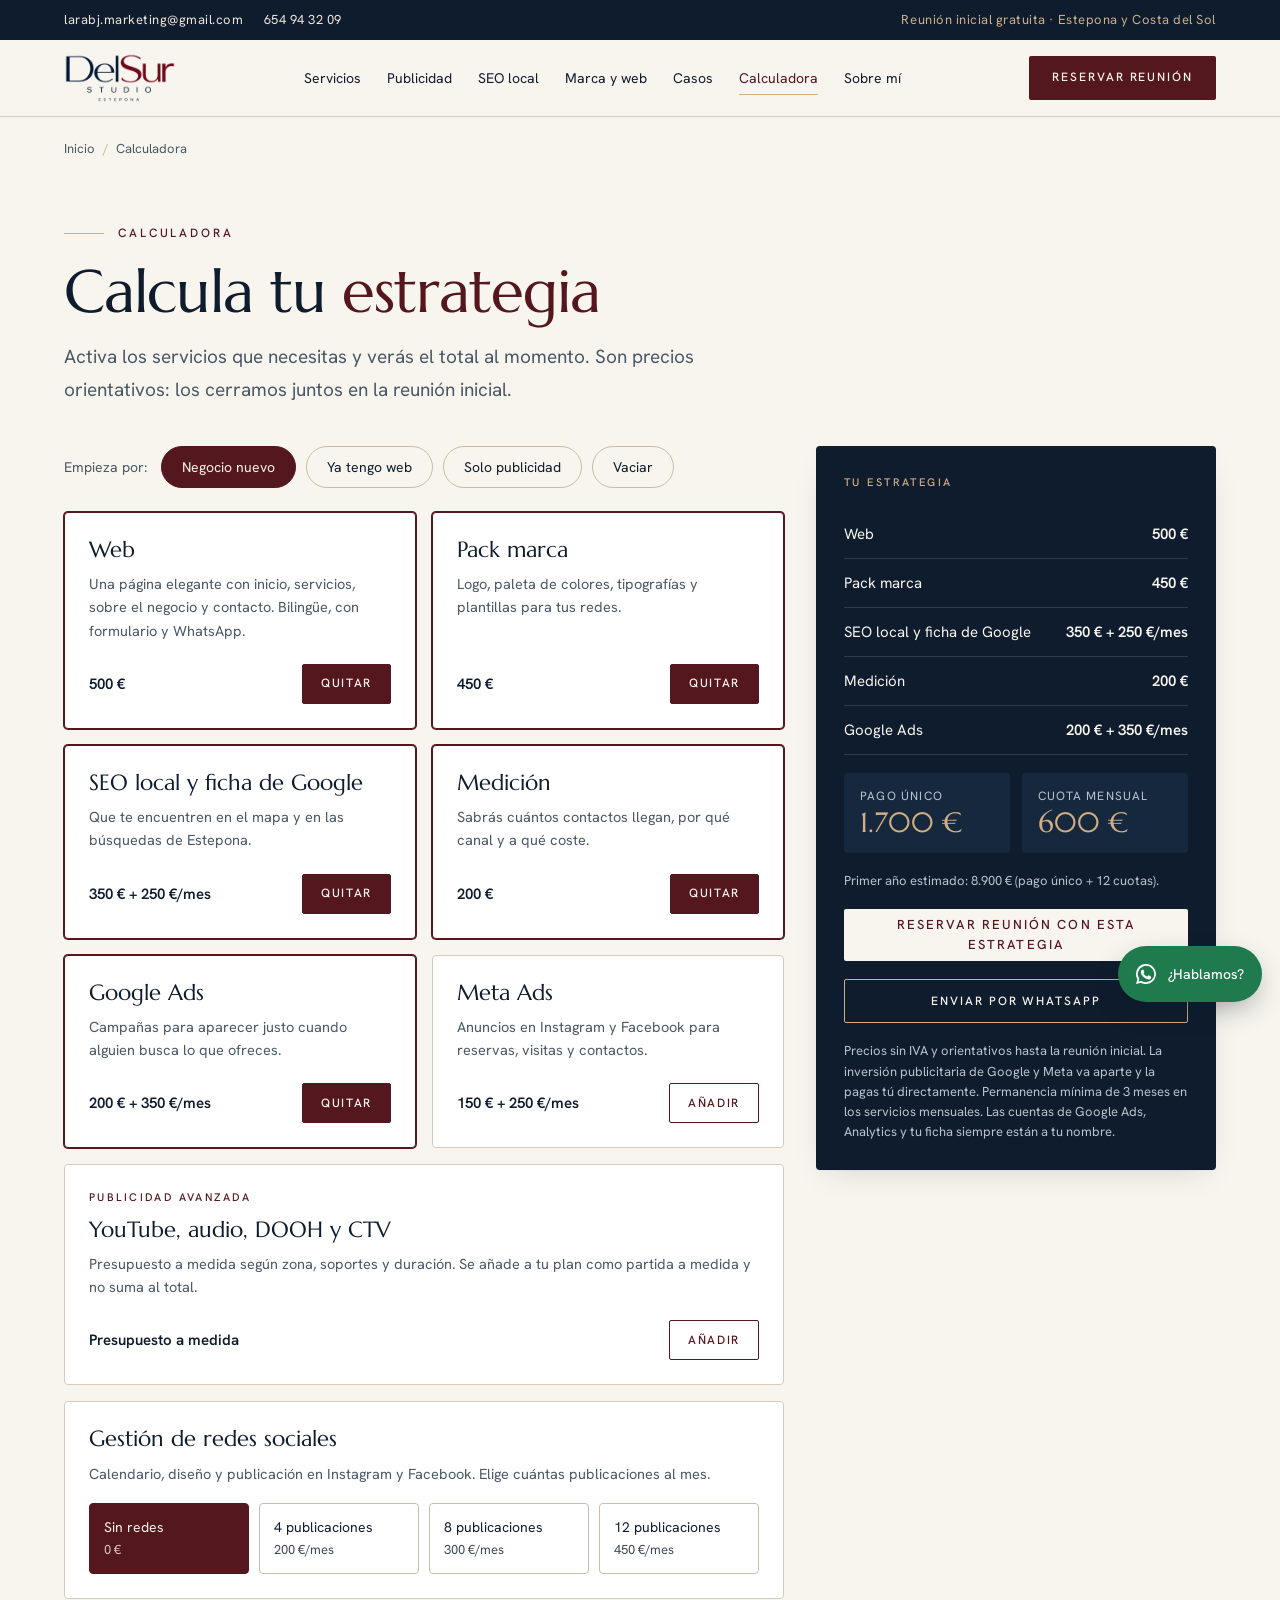
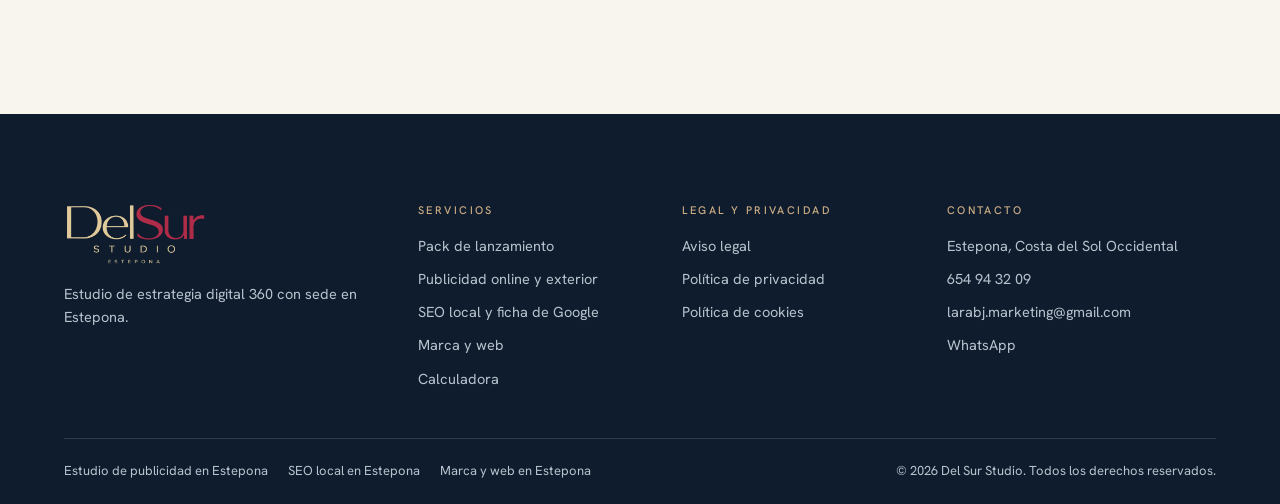
<file: docs/calculadora.html>
<!doctype html>
<html lang="es">
<head>
<meta charset="utf-8">
<meta name="viewport" content="width=device-width, initial-scale=1">
<title>Calculadora de estrategia digital | Del Sur Studio</title>
<meta name="description" content="Elige los servicios que necesita tu negocio en Estepona (web, marca, SEO local, publicidad y redes) y calcula tu plan al momento.">
<link rel="canonical" href="https://TU-DOMINIO-AQUI.es/calculadora.html">
<meta property="og:type" content="website">
<meta property="og:title" content="Calculadora de estrategia digital | Del Sur Studio">
<meta property="og:description" content="Elige los servicios que necesita tu negocio en Estepona (web, marca, SEO local, publicidad y redes) y calcula tu plan al momento.">
<meta property="og:url" content="https://TU-DOMINIO-AQUI.es/calculadora.html">
<meta property="og:image" content="https://TU-DOMINIO-AQUI.es/img/muro-estrategia.jpg">
<meta property="og:locale" content="es_ES">
<meta name="theme-color" content="#0E1C2D">
<link rel="icon" href="favicon.svg" type="image/svg+xml">
<link rel="preconnect" href="https://fonts.googleapis.com">
<link rel="preconnect" href="https://fonts.gstatic.com" crossorigin>
<link href="https://fonts.googleapis.com/css2?family=Marcellus&family=Hanken+Grotesk:wght@400;500;600&display=swap" rel="stylesheet">
<link rel="stylesheet" href="css/style.css?v=3">
<script type="application/ld+json">{"@context": "https://schema.org", "@type": "BreadcrumbList", "itemListElement": [{"@type": "ListItem", "position": 1, "name": "Inicio", "item": "https://TU-DOMINIO-AQUI.es/index.html"}, {"@type": "ListItem", "position": 2, "name": "Calculadora", "item": "https://TU-DOMINIO-AQUI.es/calculadora.html"}]}</script>
</head>
<body class="has-calc-bar">
<a class="skip-link" href="#main">Saltar al contenido</a>

<div class="topbar">
  <div class="wrap">
    <div class="topbar__contact">
      <a class="topbar__mail" href="mailto:larabj.marketing@gmail.com">larabj.marketing@gmail.com</a>
      <a href="tel:+34654943209">654 94 32 09</a>
    </div>
    <span class="topbar__note">Reunión inicial gratuita · Estepona y Costa del Sol</span>
  </div>
</div>

<header class="header">
  <div class="wrap">
    <a class="header__logo" href="index.html" aria-label="Del Sur Studio, inicio"><img src="img/logo-oscuro.png" alt="Del Sur Studio, Estepona" width="520" height="232"></a>
    <nav class="nav" aria-label="Principal">
      <a href="index.html#servicios">Servicios</a>
      <a href="publicidad-estepona.html">Publicidad</a>
      <a href="seo-local-estepona.html">SEO local</a>
      <a href="marca-web-estepona.html">Marca y web</a>
      <a href="index.html#casos">Casos</a>
      <a href="calculadora.html" aria-current="page">Calculadora</a>
      <a href="index.html#sobre-mi">Sobre mí</a>
    </nav>
    <a class="btn btn--primary btn--sm header__cta" href="index.html#contacto">Reservar reunión</a>
    <button class="menu-btn" type="button" aria-expanded="false" aria-controls="mobile-nav" aria-label="Abrir menú"><span></span></button>
  </div>
</header>
<nav class="mobile-nav" id="mobile-nav" aria-label="Menú móvil">
  <a href="index.html">Inicio</a>
  <a href="index.html#servicios">Servicios</a>
  <a href="publicidad-estepona.html">Publicidad</a>
  <a href="seo-local-estepona.html">SEO local</a>
  <a href="marca-web-estepona.html">Marca y web</a>
  <a href="index.html#casos">Casos</a>
  <a href="calculadora.html" aria-current="page">Calculadora</a>
  <a href="index.html#sobre-mi">Sobre mí</a>
  <a class="btn btn--primary btn--block" href="index.html#contacto">Reservar reunión</a>
</nav>


<main id="main">
<div class="wrap"><nav class="breadcrumb" aria-label="Ruta"><ol><li><a href="index.html">Inicio</a></li><li aria-current="page">Calculadora</li></ol></nav></div>

<section class="page-hero" style="padding-bottom:40px">
  <div class="wrap">
    <div class="head" style="margin-bottom:0">
      <span class="eyebrow">Calculadora</span>
      <h1 class="h1">Calcula tu <em>estrategia</em></h1>
      <p class="lead">Activa los servicios que necesitas y verás el total al momento. Son precios orientativos: los cerramos juntos en la reunión inicial.</p>
    </div>
  </div>
</section>

<section style="padding-bottom:var(--section)">
  <div class="wrap calc">
    <div>
      <div class="presets" role="group" aria-label="Plantillas">
        <span>Empieza por:</span>
        <button class="filter" type="button" data-preset="nuevo" aria-pressed="false">Negocio nuevo</button>
        <button class="filter" type="button" data-preset="web" aria-pressed="false">Ya tengo web</button>
        <button class="filter" type="button" data-preset="publi" aria-pressed="false">Solo publicidad</button>
        <button class="filter" type="button" data-preset="vaciar" aria-pressed="false">Vaciar</button>
      </div>

      <div class="svc-grid" id="svc-grid"><!-- Se rellena desde js/calculadora.js --></div>

      <div class="svc svc--wide" style="margin-top:16px">
        <h2 class="h4">Gestión de redes sociales</h2>
        <p>Calendario, diseño y publicación en Instagram y Facebook. Elige cuántas publicaciones al mes.</p>
        <div class="redes" id="redes" role="group" aria-label="Publicaciones al mes"></div>
      </div>
    </div>

    <aside class="plan" id="plan" aria-live="polite">
      <span class="tag" style="color:var(--gold)">Tu estrategia</span>
      <div class="plan__lines" id="plan-lines"></div>
      <p class="note" id="plan-empty">Activa algún servicio para ver tu plan.</p>
      <p class="note note--auto" id="auto-med-note" hidden>Hemos añadido Medición porque las campañas la necesitan. Puedes quitarla si ya la tienes.</p>
      <div class="plan__totals">
        <div><span class="small">Pago único</span><span class="plan__total" id="once-total">0 €</span></div>
        <div><span class="small">Cuota mensual</span><span class="plan__total" id="month-total">0 €</span></div>
      </div>
      <p class="note" id="first-year"></p>
      <a class="btn btn--light btn--block" href="index.html#contacto" id="plan-book">Reservar reunión con esta estrategia</a>
      <a class="btn btn--gold btn--block btn--sm" href="https://wa.me/34654943209" id="plan-wa" target="_blank" rel="noopener">Enviar por WhatsApp</a>
      <p class="note">Precios sin IVA y orientativos hasta la reunión inicial. La inversión publicitaria de Google y Meta va aparte y la pagas tú directamente. Permanencia mínima de 3 meses en los servicios mensuales. Las cuentas de Google Ads, Analytics y tu ficha siempre están a tu nombre.</p>
    </aside>
  </div>
</section>
</main>

<div class="calc-bar">
  <div><span class="small" style="color:var(--on-dark-muted)">Tu plan</span><br><strong id="bar-total">0 €</strong></div>
  <a class="btn btn--light btn--sm" href="#plan">Ver plan</a>
</div>

<footer class="footer">
  <div class="wrap">
    <div class="footer__grid">
      <div class="footer__brand">
        <img src="img/logo-claro.png" alt="Del Sur Studio, Estepona" width="520" height="232" loading="lazy">
        <p>Estudio de estrategia digital 360 con sede en Estepona.</p>
      </div>
      <div>
        <span class="footer__title">Servicios</span>
        <ul>
          <li><a href="index.html#servicios">Pack de lanzamiento</a></li>
          <li><a href="publicidad-estepona.html">Publicidad online y exterior</a></li>
          <li><a href="seo-local-estepona.html">SEO local y ficha de Google</a></li>
          <li><a href="marca-web-estepona.html">Marca y web</a></li>
          <li><a href="calculadora.html">Calculadora</a></li>
        </ul>
      </div>
      <div>
        <span class="footer__title">Legal y privacidad</span>
        <ul>
          <li><a href="legal.html#aviso-legal">Aviso legal</a></li>
          <li><a href="legal.html#privacidad">Política de privacidad</a></li>
          <li><a href="legal.html#cookies">Política de cookies</a></li>
        </ul>
      </div>
      <div>
        <span class="footer__title">Contacto</span>
        <ul>
          <li>Estepona, Costa del Sol Occidental</li>
          <li><a href="tel:+34654943209">654 94 32 09</a></li>
          <li><a href="mailto:larabj.marketing@gmail.com">larabj.marketing@gmail.com</a></li>
          <li><a href="https://wa.me/34654943209" target="_blank" rel="noopener">WhatsApp</a></li>
        </ul>
      </div>
    </div>
    <div class="footer__bottom">
      <nav aria-label="Páginas de servicio">
        <a href="publicidad-estepona.html">Estudio de publicidad en Estepona</a>
        <a href="seo-local-estepona.html">SEO local en Estepona</a>
        <a href="marca-web-estepona.html">Marca y web en Estepona</a>
      </nav>
      <span>© <span data-year>2026</span> Del Sur Studio. Todos los derechos reservados.</span>
    </div>
  </div>
</footer>

<a class="wa-float" href="https://wa.me/34654943209?text=Hola%20Lara%2C%20me%20gustar%C3%ADa%20informaci%C3%B3n%20sobre%20Del%20Sur%20Studio." target="_blank" rel="noopener" aria-label="Escribir por WhatsApp">
  <svg viewBox="0 0 24 24" fill="currentColor" aria-hidden="true"><path d="M12 2a10 10 0 0 0-8.6 15.1L2 22l5-1.3A10 10 0 1 0 12 2zm0 18.2c-1.5 0-3-.4-4.2-1.2l-.3-.2-3 .8.8-2.9-.2-.3A8.2 8.2 0 1 1 12 20.2zm4.5-6.1c-.2-.1-1.5-.7-1.7-.8-.2-.1-.4-.1-.6.1l-.8 1c-.1.2-.3.2-.5.1a6.7 6.7 0 0 1-3.3-2.9c-.2-.4.2-.4.7-1.3.1-.2 0-.3 0-.4l-.8-1.8c-.2-.5-.4-.4-.6-.4h-.5a1 1 0 0 0-.7.3 3 3 0 0 0-.9 2.2c0 1.3.9 2.5 1 2.7.1.2 1.8 2.8 4.4 3.9 1.6.7 2.3.8 3.1.6.5-.1 1.5-.6 1.7-1.2.2-.6.2-1.1.2-1.2-.1-.1-.3-.2-.5-.3z"/></svg>
  <span>¿Hablamos?</span>
</a>

<script src="js/main.js?v=3"></script>
<script src="js/calculadora.js?v=2"></script>
</body>
</html>
</file>
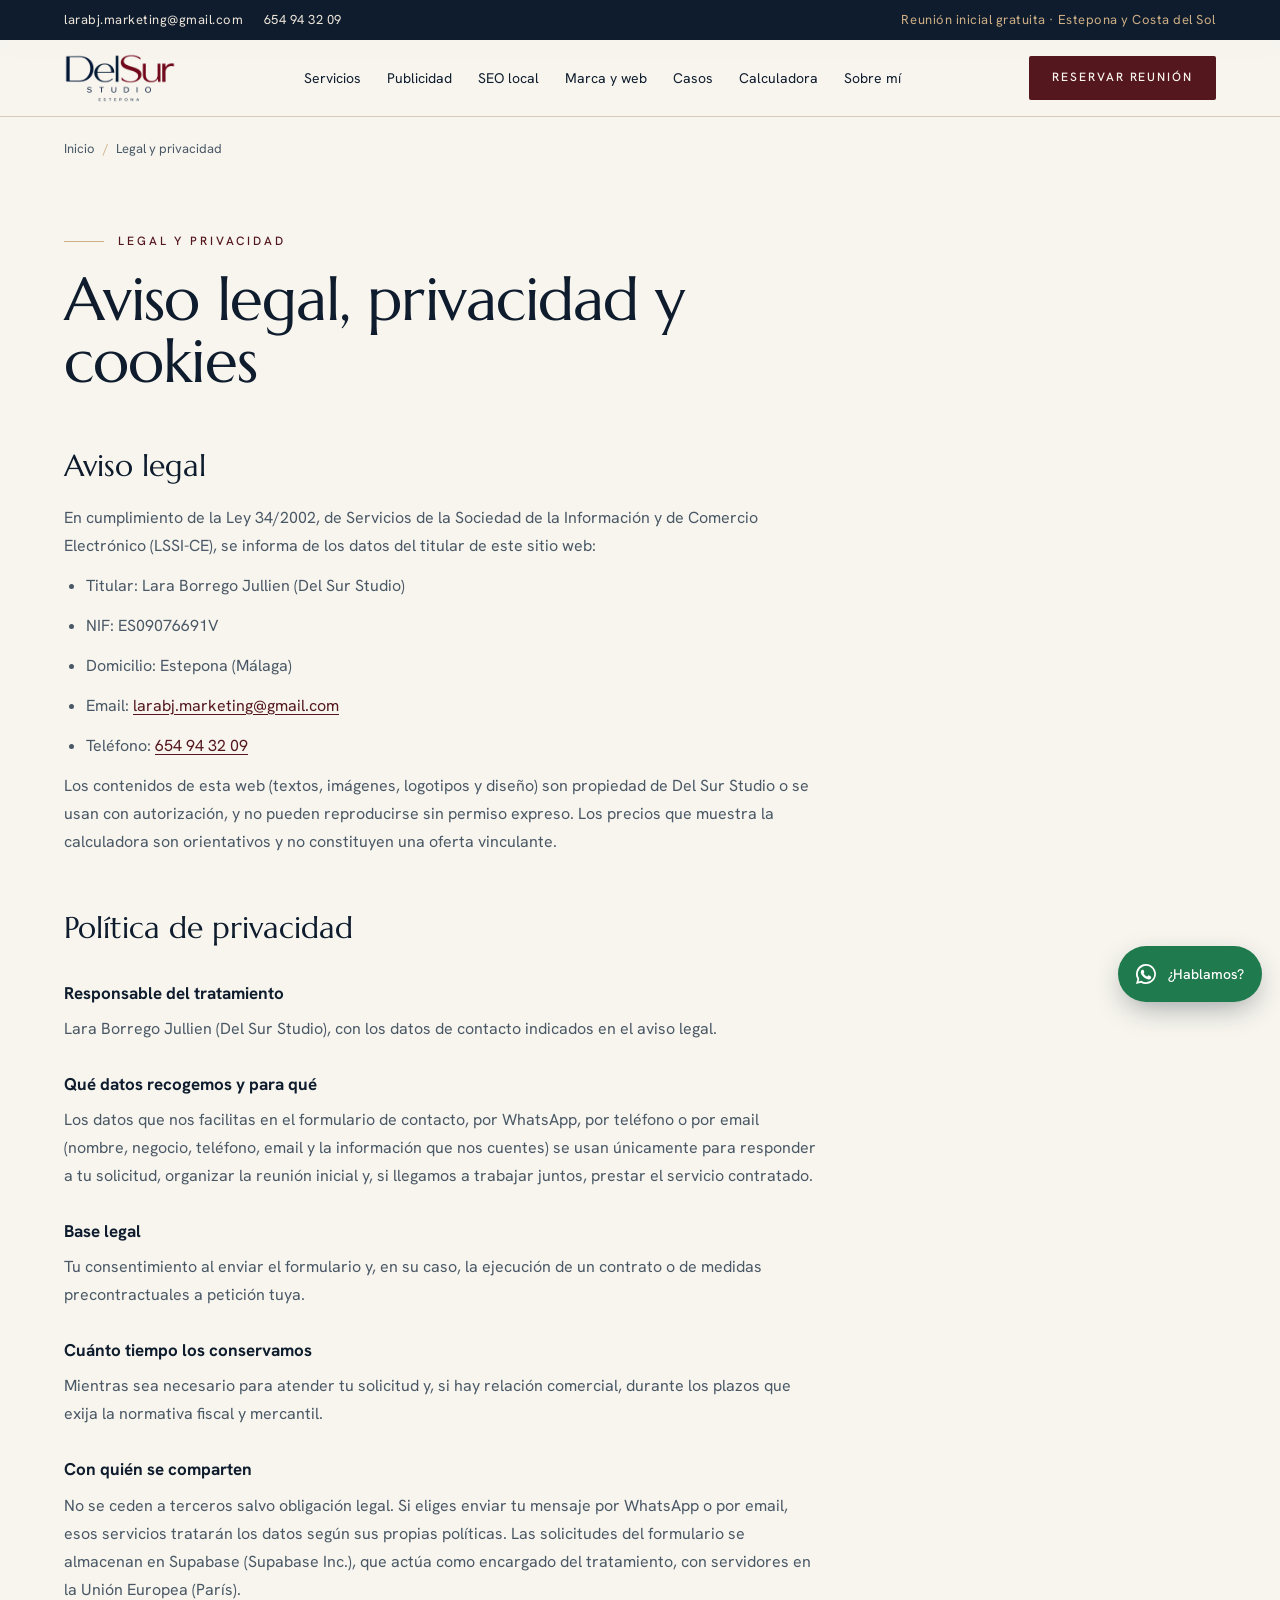
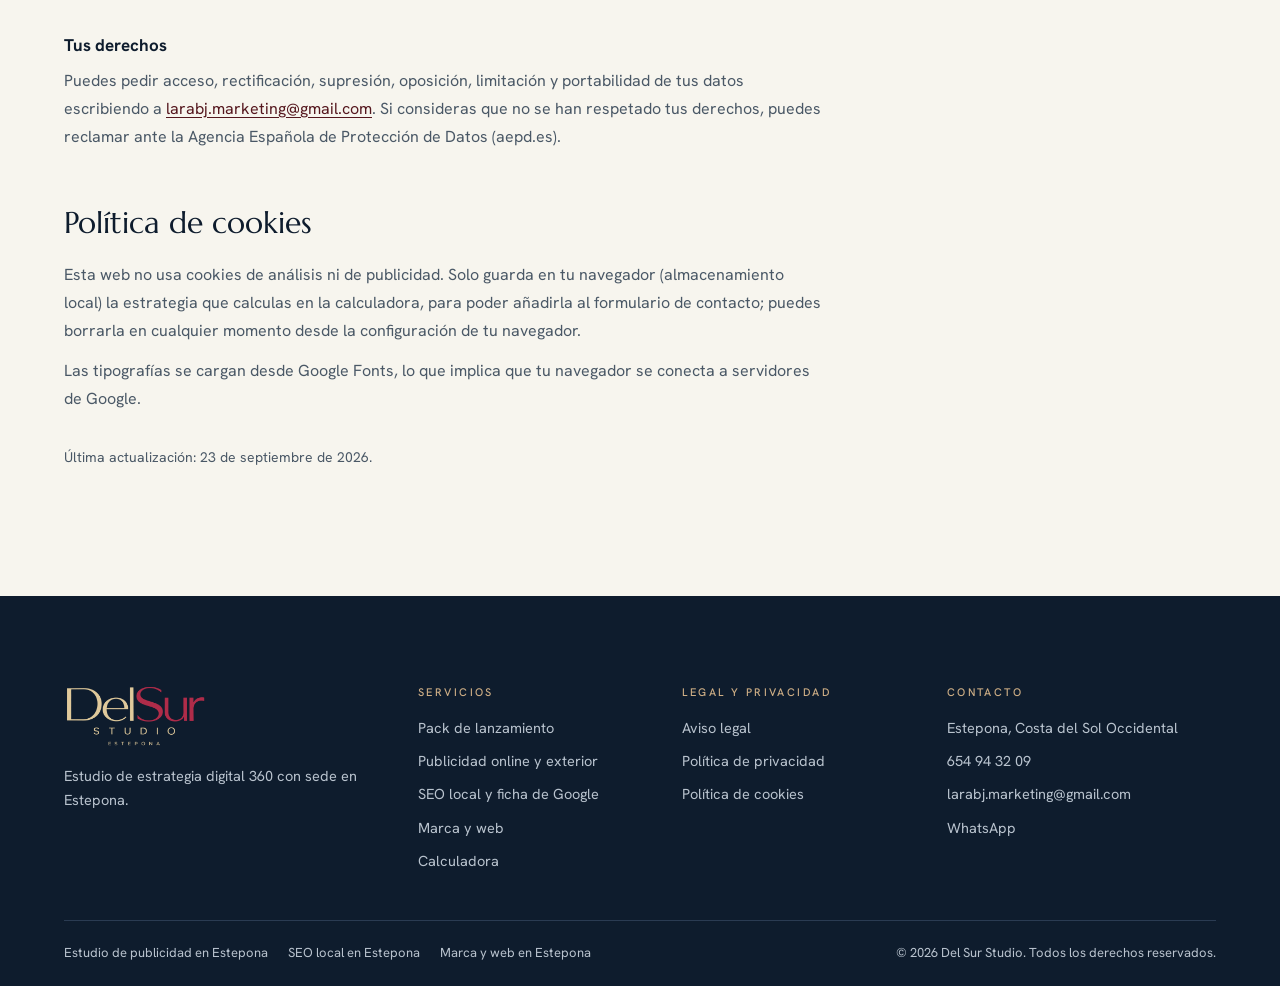
<file: docs/legal.html>
<!doctype html>
<html lang="es">
<head>
<meta charset="utf-8">
<meta name="viewport" content="width=device-width, initial-scale=1">
<title>Aviso legal, privacidad y cookies | Del Sur Studio</title>
<meta name="description" content="Aviso legal, política de privacidad y política de cookies de Del Sur Studio, estudio de estrategia digital en Estepona.">
<meta name="robots" content="noindex, follow">
<link rel="canonical" href="https://TU-DOMINIO-AQUI.es/legal.html">
<meta name="theme-color" content="#0E1C2D">
<link rel="icon" href="favicon.svg" type="image/svg+xml">
<link rel="preconnect" href="https://fonts.googleapis.com">
<link rel="preconnect" href="https://fonts.gstatic.com" crossorigin>
<link href="https://fonts.googleapis.com/css2?family=Marcellus&family=Hanken+Grotesk:wght@400;500;600&display=swap" rel="stylesheet">
<link rel="stylesheet" href="css/style.css?v=3">
</head>
<body>
<a class="skip-link" href="#main">Saltar al contenido</a>

<div class="topbar">
  <div class="wrap">
    <div class="topbar__contact">
      <a class="topbar__mail" href="mailto:larabj.marketing@gmail.com">larabj.marketing@gmail.com</a>
      <a href="tel:+34654943209">654 94 32 09</a>
    </div>
    <span class="topbar__note">Reunión inicial gratuita · Estepona y Costa del Sol</span>
  </div>
</div>

<header class="header">
  <div class="wrap">
    <a class="header__logo" href="index.html" aria-label="Del Sur Studio, inicio"><img src="img/logo-oscuro.png" alt="Del Sur Studio, Estepona" width="520" height="232"></a>
    <nav class="nav" aria-label="Principal">
      <a href="index.html#servicios">Servicios</a>
      <a href="publicidad-estepona.html">Publicidad</a>
      <a href="seo-local-estepona.html">SEO local</a>
      <a href="marca-web-estepona.html">Marca y web</a>
      <a href="index.html#casos">Casos</a>
      <a href="calculadora.html">Calculadora</a>
      <a href="index.html#sobre-mi">Sobre mí</a>
    </nav>
    <a class="btn btn--primary btn--sm header__cta" href="index.html#contacto">Reservar reunión</a>
    <button class="menu-btn" type="button" aria-expanded="false" aria-controls="mobile-nav" aria-label="Abrir menú"><span></span></button>
  </div>
</header>
<nav class="mobile-nav" id="mobile-nav" aria-label="Menú móvil">
  <a href="index.html">Inicio</a>
  <a href="index.html#servicios">Servicios</a>
  <a href="publicidad-estepona.html">Publicidad</a>
  <a href="seo-local-estepona.html">SEO local</a>
  <a href="marca-web-estepona.html">Marca y web</a>
  <a href="index.html#casos">Casos</a>
  <a href="calculadora.html">Calculadora</a>
  <a href="index.html#sobre-mi">Sobre mí</a>
  <a class="btn btn--primary btn--block" href="index.html#contacto">Reservar reunión</a>
</nav>


<main id="main">
<div class="wrap"><nav class="breadcrumb" aria-label="Ruta"><ol><li><a href="index.html">Inicio</a></li><li aria-current="page">Legal y privacidad</li></ol></nav></div>

<section class="page-hero" style="padding-bottom:var(--section)">
  <div class="wrap">
    <div class="prose">
      <span class="eyebrow">Legal y privacidad</span>
      <h1 class="h1" style="margin:18px 0 24px">Aviso legal, privacidad y cookies</h1>

      <h2 id="aviso-legal">Aviso legal</h2>
      <p>En cumplimiento de la Ley 34/2002, de Servicios de la Sociedad de la Información y de Comercio Electrónico (LSSI-CE), se informa de los datos del titular de este sitio web:</p>
      <ul>
        <li>Titular: Lara Borrego Jullien (Del Sur Studio)</li>
        <li>NIF: ES09076691V</li>
        <li>Domicilio: Estepona (Málaga)</li>
        <li>Email: <a href="mailto:larabj.marketing@gmail.com">larabj.marketing@gmail.com</a></li>
        <li>Teléfono: <a href="tel:+34654943209">654 94 32 09</a></li>
      </ul>
      <p>Los contenidos de esta web (textos, imágenes, logotipos y diseño) son propiedad de Del Sur Studio o se usan con autorización, y no pueden reproducirse sin permiso expreso. Los precios que muestra la calculadora son orientativos y no constituyen una oferta vinculante.</p>

      <h2 id="privacidad">Política de privacidad</h2>
      <h3>Responsable del tratamiento</h3>
      <p>Lara Borrego Jullien (Del Sur Studio), con los datos de contacto indicados en el aviso legal.</p>
      <h3>Qué datos recogemos y para qué</h3>
      <p>Los datos que nos facilitas en el formulario de contacto, por WhatsApp, por teléfono o por email (nombre, negocio, teléfono, email y la información que nos cuentes) se usan únicamente para responder a tu solicitud, organizar la reunión inicial y, si llegamos a trabajar juntos, prestar el servicio contratado.</p>
      <h3>Base legal</h3>
      <p>Tu consentimiento al enviar el formulario y, en su caso, la ejecución de un contrato o de medidas precontractuales a petición tuya.</p>
      <h3>Cuánto tiempo los conservamos</h3>
      <p>Mientras sea necesario para atender tu solicitud y, si hay relación comercial, durante los plazos que exija la normativa fiscal y mercantil.</p>
      <h3>Con quién se comparten</h3>
      <p>No se ceden a terceros salvo obligación legal. Si eliges enviar tu mensaje por WhatsApp o por email, esos servicios tratarán los datos según sus propias políticas. Las solicitudes del formulario se almacenan en Supabase (Supabase Inc.), que actúa como encargado del tratamiento, con servidores en la Unión Europea (París).</p>
      <h3>Tus derechos</h3>
      <p>Puedes pedir acceso, rectificación, supresión, oposición, limitación y portabilidad de tus datos escribiendo a <a href="mailto:larabj.marketing@gmail.com">larabj.marketing@gmail.com</a>. Si consideras que no se han respetado tus derechos, puedes reclamar ante la Agencia Española de Protección de Datos (aepd.es).</p>

      <h2 id="cookies">Política de cookies</h2>
      <p>Esta web no usa cookies de análisis ni de publicidad. Solo guarda en tu navegador (almacenamiento local) la estrategia que calculas en la calculadora, para poder añadirla al formulario de contacto; puedes borrarla en cualquier momento desde la configuración de tu navegador.</p>
      <p>Las tipografías se cargan desde Google Fonts, lo que implica que tu navegador se conecta a servidores de Google.</p>
      <p class="small" style="margin-top:32px">Última actualización: 23 de septiembre de 2026.</p>
    </div>
  </div>
</section>
</main>

<footer class="footer">
  <div class="wrap">
    <div class="footer__grid">
      <div class="footer__brand">
        <img src="img/logo-claro.png" alt="Del Sur Studio, Estepona" width="520" height="232" loading="lazy">
        <p>Estudio de estrategia digital 360 con sede en Estepona.</p>
      </div>
      <div>
        <span class="footer__title">Servicios</span>
        <ul>
          <li><a href="index.html#servicios">Pack de lanzamiento</a></li>
          <li><a href="publicidad-estepona.html">Publicidad online y exterior</a></li>
          <li><a href="seo-local-estepona.html">SEO local y ficha de Google</a></li>
          <li><a href="marca-web-estepona.html">Marca y web</a></li>
          <li><a href="calculadora.html">Calculadora</a></li>
        </ul>
      </div>
      <div>
        <span class="footer__title">Legal y privacidad</span>
        <ul>
          <li><a href="legal.html#aviso-legal">Aviso legal</a></li>
          <li><a href="legal.html#privacidad">Política de privacidad</a></li>
          <li><a href="legal.html#cookies">Política de cookies</a></li>
        </ul>
      </div>
      <div>
        <span class="footer__title">Contacto</span>
        <ul>
          <li>Estepona, Costa del Sol Occidental</li>
          <li><a href="tel:+34654943209">654 94 32 09</a></li>
          <li><a href="mailto:larabj.marketing@gmail.com">larabj.marketing@gmail.com</a></li>
          <li><a href="https://wa.me/34654943209" target="_blank" rel="noopener">WhatsApp</a></li>
        </ul>
      </div>
    </div>
    <div class="footer__bottom">
      <nav aria-label="Páginas de servicio">
        <a href="publicidad-estepona.html">Estudio de publicidad en Estepona</a>
        <a href="seo-local-estepona.html">SEO local en Estepona</a>
        <a href="marca-web-estepona.html">Marca y web en Estepona</a>
      </nav>
      <span>© <span data-year>2026</span> Del Sur Studio. Todos los derechos reservados.</span>
    </div>
  </div>
</footer>

<a class="wa-float" href="https://wa.me/34654943209?text=Hola%20Lara%2C%20me%20gustar%C3%ADa%20informaci%C3%B3n%20sobre%20Del%20Sur%20Studio." target="_blank" rel="noopener" aria-label="Escribir por WhatsApp">
  <svg viewBox="0 0 24 24" fill="currentColor" aria-hidden="true"><path d="M12 2a10 10 0 0 0-8.6 15.1L2 22l5-1.3A10 10 0 1 0 12 2zm0 18.2c-1.5 0-3-.4-4.2-1.2l-.3-.2-3 .8.8-2.9-.2-.3A8.2 8.2 0 1 1 12 20.2zm4.5-6.1c-.2-.1-1.5-.7-1.7-.8-.2-.1-.4-.1-.6.1l-.8 1c-.1.2-.3.2-.5.1a6.7 6.7 0 0 1-3.3-2.9c-.2-.4.2-.4.7-1.3.1-.2 0-.3 0-.4l-.8-1.8c-.2-.5-.4-.4-.6-.4h-.5a1 1 0 0 0-.7.3 3 3 0 0 0-.9 2.2c0 1.3.9 2.5 1 2.7.1.2 1.8 2.8 4.4 3.9 1.6.7 2.3.8 3.1.6.5-.1 1.5-.6 1.7-1.2.2-.6.2-1.1.2-1.2-.1-.1-.3-.2-.5-.3z"/></svg>
  <span>¿Hablamos?</span>
</a>

<script src="js/main.js?v=3"></script>
</body>
</html>
</file>
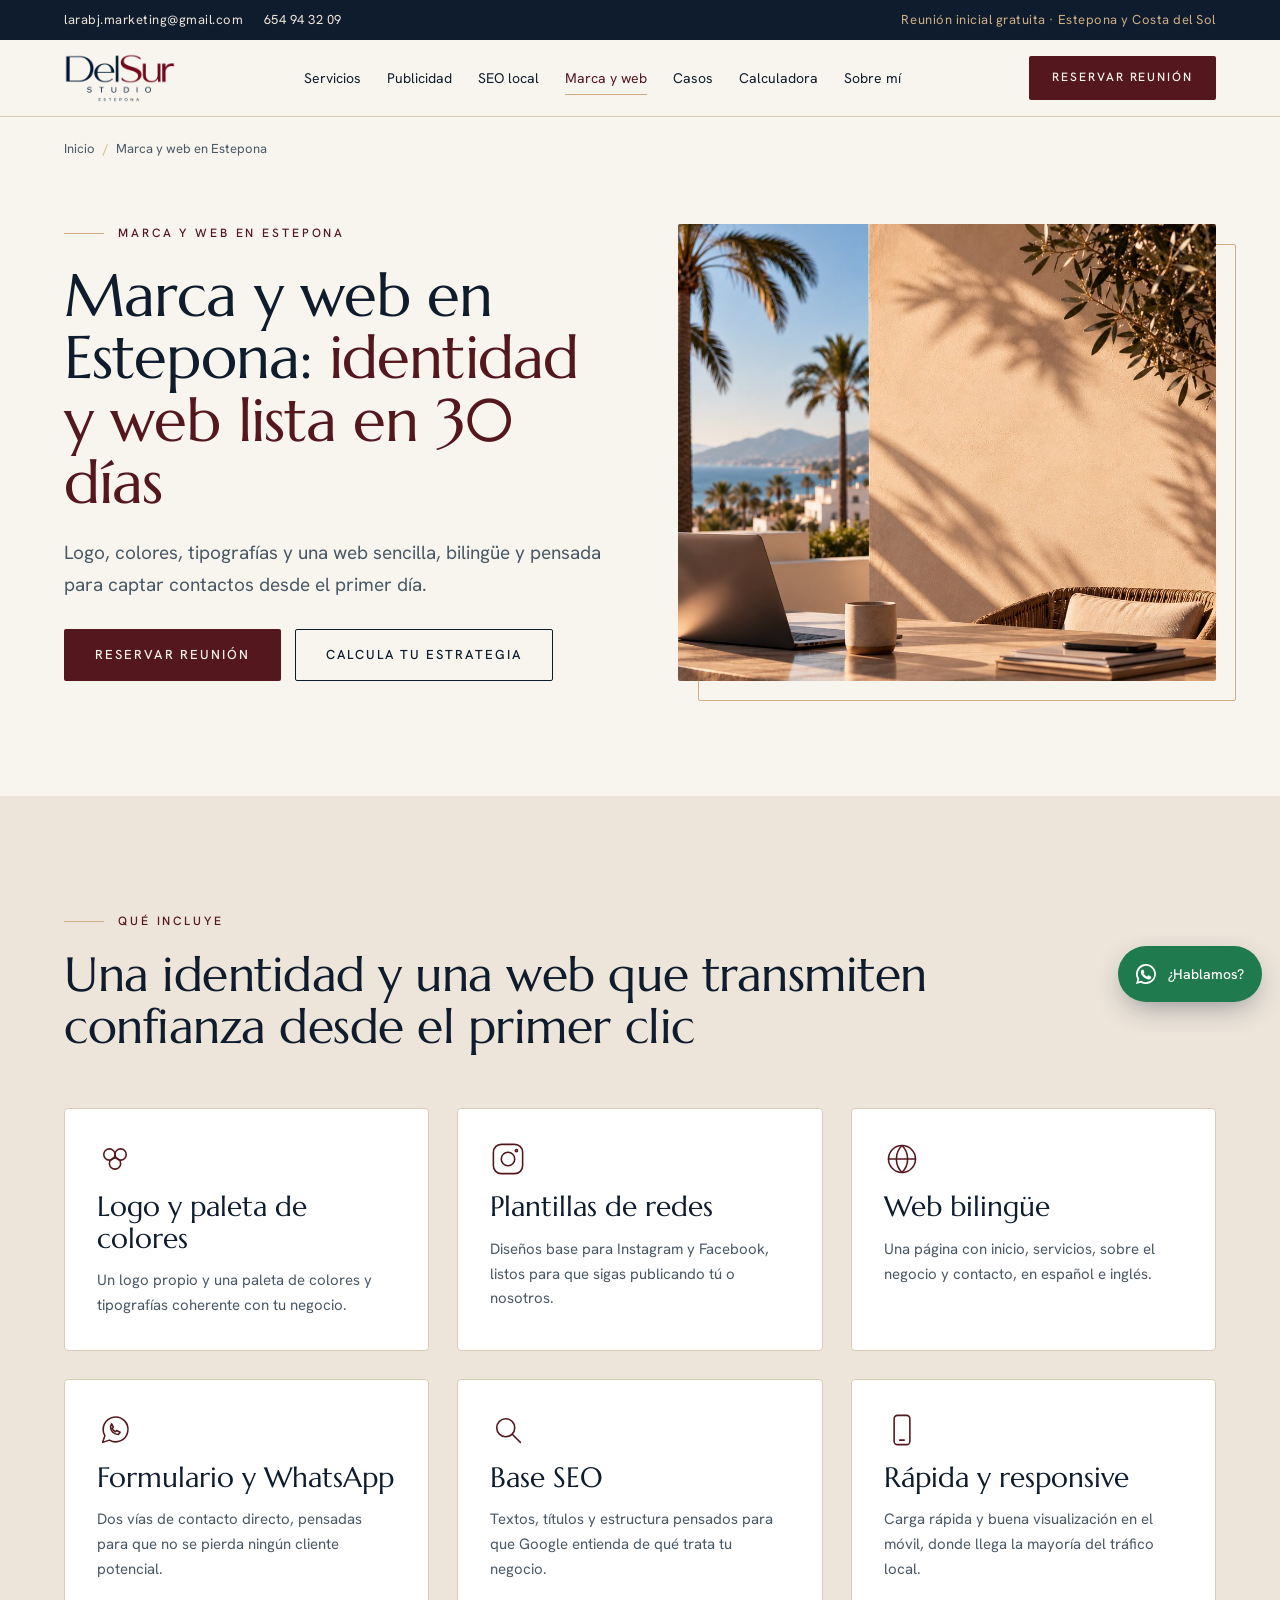
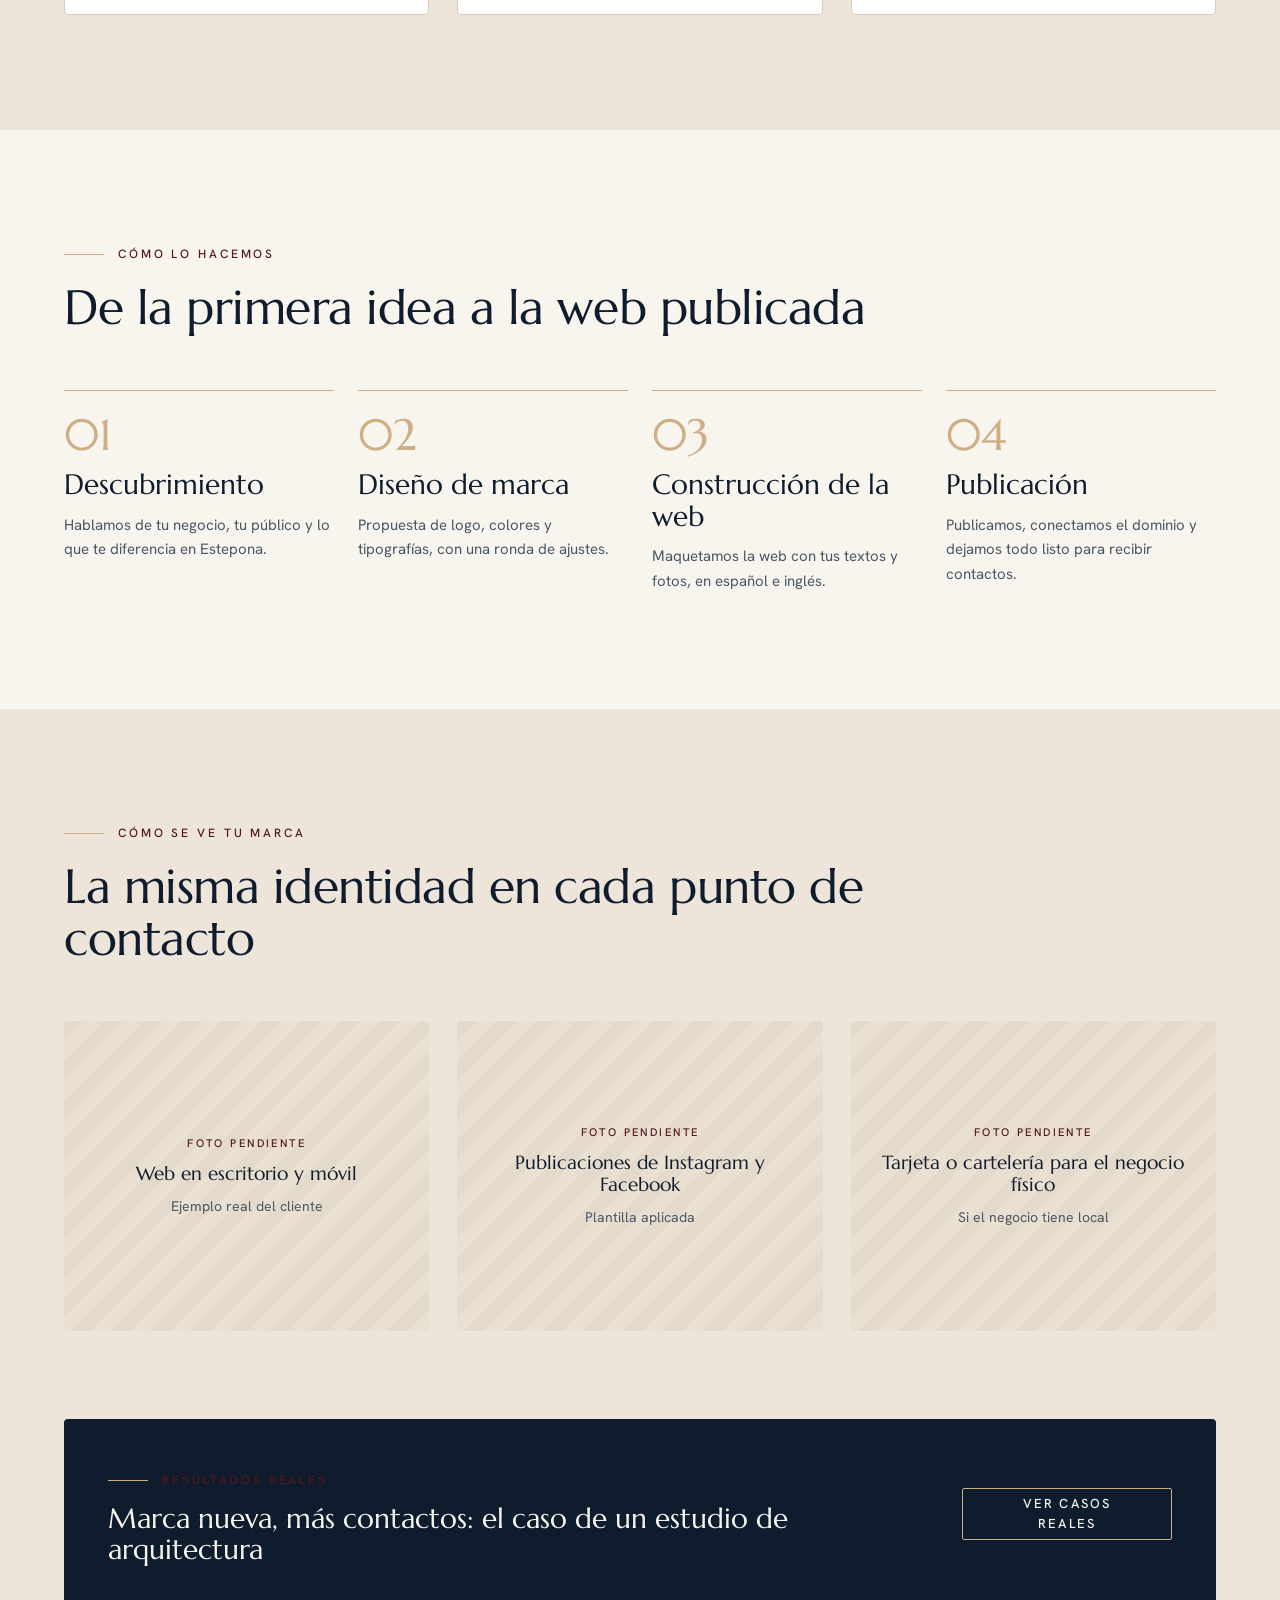
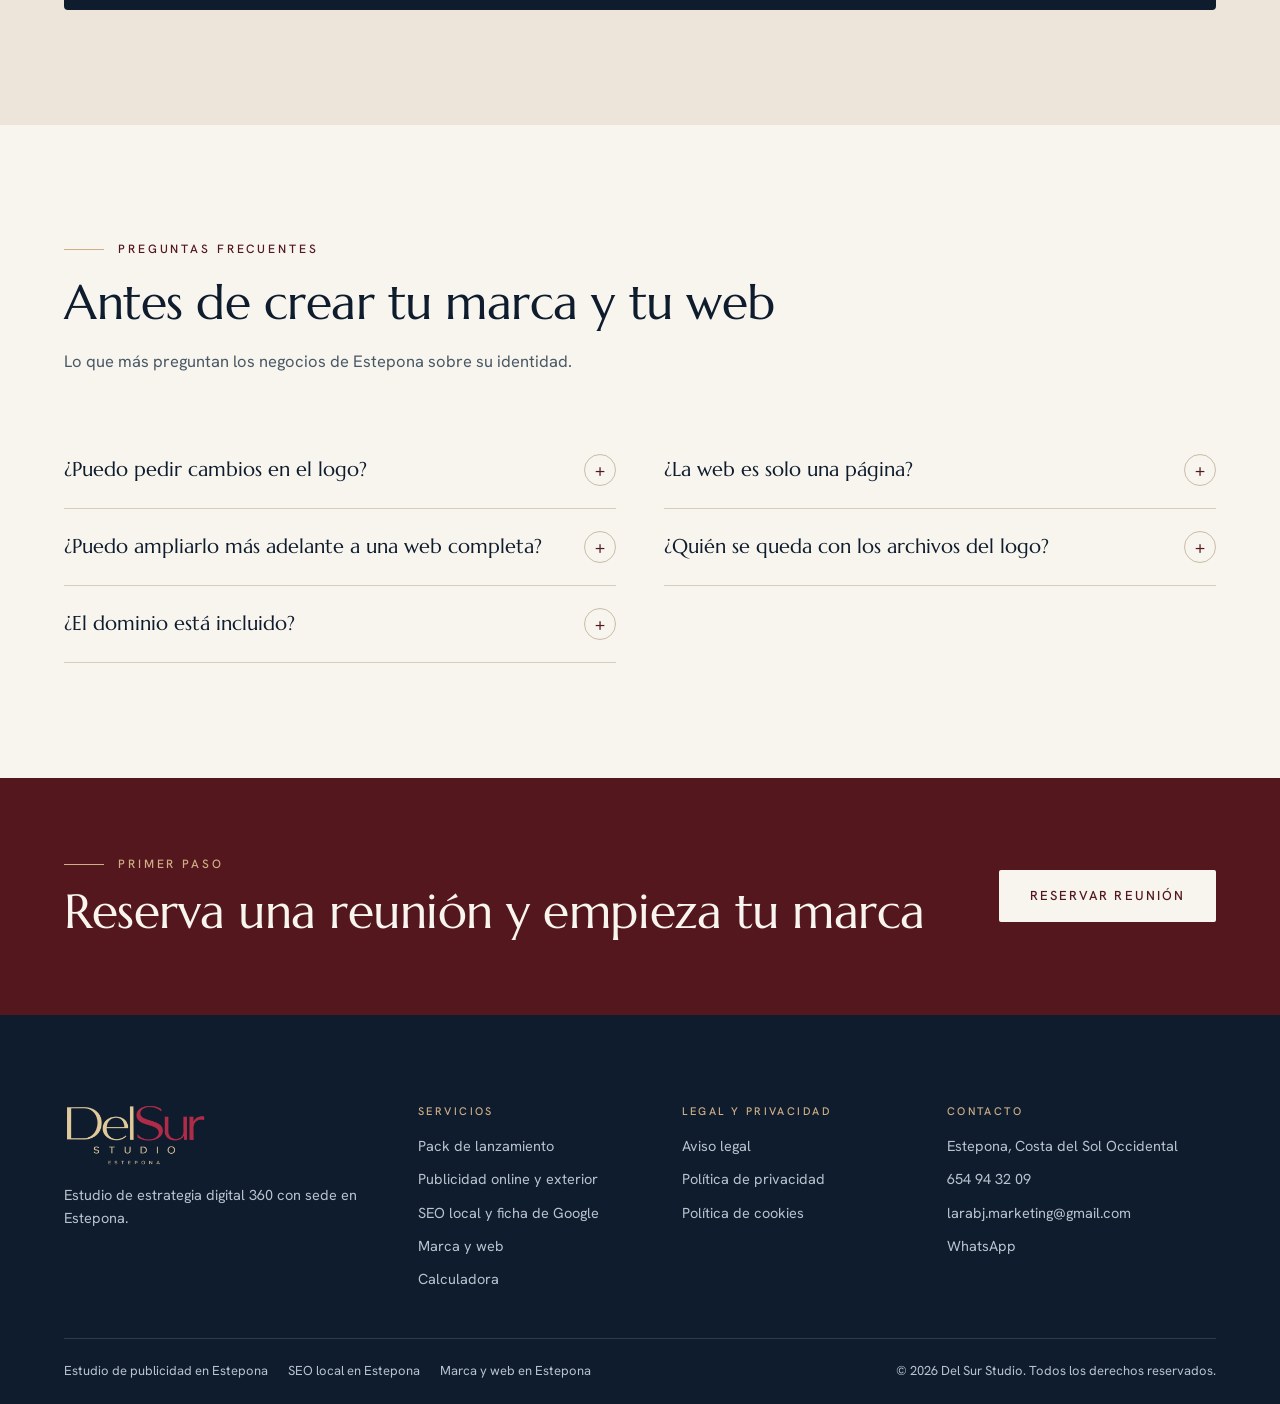
<file: docs/marca-web-estepona.html>
<!doctype html>
<html lang="es">
<head>
<meta charset="utf-8">
<meta name="viewport" content="width=device-width, initial-scale=1">
<title>Marca y web en Estepona: identidad lista en 30 días | Del Sur Studio</title>
<meta name="description" content="Logo, paleta de colores y una web bilingüe con formulario y WhatsApp para negocios que abren o crecen en Estepona.">
<link rel="canonical" href="https://TU-DOMINIO-AQUI.es/marca-web-estepona.html">
<meta property="og:type" content="website">
<meta property="og:title" content="Marca y web en Estepona: identidad lista en 30 días | Del Sur Studio">
<meta property="og:description" content="Logo, paleta de colores y una web bilingüe con formulario y WhatsApp para negocios que abren o crecen en Estepona.">
<meta property="og:url" content="https://TU-DOMINIO-AQUI.es/marca-web-estepona.html">
<meta property="og:image" content="https://TU-DOMINIO-AQUI.es/img/terraza-costa.jpg">
<meta property="og:locale" content="es_ES">
<meta name="theme-color" content="#0E1C2D">
<link rel="icon" href="favicon.svg" type="image/svg+xml">
<link rel="preconnect" href="https://fonts.googleapis.com">
<link rel="preconnect" href="https://fonts.gstatic.com" crossorigin>
<link href="https://fonts.googleapis.com/css2?family=Marcellus&family=Hanken+Grotesk:wght@400;500;600&display=swap" rel="stylesheet">
<link rel="stylesheet" href="css/style.css?v=3">
<script type="application/ld+json">{"@context": "https://schema.org", "@type": "BreadcrumbList", "itemListElement": [{"@type": "ListItem", "position": 1, "name": "Inicio", "item": "https://TU-DOMINIO-AQUI.es/index.html"}, {"@type": "ListItem", "position": 2, "name": "Marca y web en Estepona", "item": "https://TU-DOMINIO-AQUI.es/marca-web-estepona.html"}]}</script>
<script type="application/ld+json">{"@context": "https://schema.org", "@type": "FAQPage", "mainEntity": [{"@type": "Question", "name": "¿Puedo pedir cambios en el logo?", "acceptedAnswer": {"@type": "Answer", "text": "Sí, la propuesta inicial incluye una ronda de ajustes antes de dar la marca por definitiva."}}, {"@type": "Question", "name": "¿La web es solo una página?", "acceptedAnswer": {"@type": "Answer", "text": "Sí, una página con varias secciones (inicio, servicios, sobre el negocio, contacto). Si necesitas más páginas, lo vemos en la calculadora."}}, {"@type": "Question", "name": "¿Puedo ampliarlo más adelante a una web completa?", "acceptedAnswer": {"@type": "Answer", "text": "Sí, la web es la puerta de entrada; se puede ampliar a más páginas cuando el negocio lo necesite."}}, {"@type": "Question", "name": "¿Quién se queda con los archivos del logo?", "acceptedAnswer": {"@type": "Answer", "text": "Tú. Recibes los archivos finales del logo y la guía de colores y tipografías."}}, {"@type": "Question", "name": "¿El dominio está incluido?", "acceptedAnswer": {"@type": "Answer", "text": "El coste del dominio va aparte; te ayudamos a elegirlo y configurarlo."}}]}</script>
</head>
<body>
<a class="skip-link" href="#main">Saltar al contenido</a>

<div class="topbar">
  <div class="wrap">
    <div class="topbar__contact">
      <a class="topbar__mail" href="mailto:larabj.marketing@gmail.com">larabj.marketing@gmail.com</a>
      <a href="tel:+34654943209">654 94 32 09</a>
    </div>
    <span class="topbar__note">Reunión inicial gratuita · Estepona y Costa del Sol</span>
  </div>
</div>

<header class="header">
  <div class="wrap">
    <a class="header__logo" href="index.html" aria-label="Del Sur Studio, inicio"><img src="img/logo-oscuro.png" alt="Del Sur Studio, Estepona" width="520" height="232"></a>
    <nav class="nav" aria-label="Principal">
      <a href="index.html#servicios">Servicios</a>
      <a href="publicidad-estepona.html">Publicidad</a>
      <a href="seo-local-estepona.html">SEO local</a>
      <a href="marca-web-estepona.html" aria-current="page">Marca y web</a>
      <a href="index.html#casos">Casos</a>
      <a href="calculadora.html">Calculadora</a>
      <a href="index.html#sobre-mi">Sobre mí</a>
    </nav>
    <a class="btn btn--primary btn--sm header__cta" href="index.html#contacto">Reservar reunión</a>
    <button class="menu-btn" type="button" aria-expanded="false" aria-controls="mobile-nav" aria-label="Abrir menú"><span></span></button>
  </div>
</header>
<nav class="mobile-nav" id="mobile-nav" aria-label="Menú móvil">
  <a href="index.html">Inicio</a>
  <a href="index.html#servicios">Servicios</a>
  <a href="publicidad-estepona.html">Publicidad</a>
  <a href="seo-local-estepona.html">SEO local</a>
  <a href="marca-web-estepona.html" aria-current="page">Marca y web</a>
  <a href="index.html#casos">Casos</a>
  <a href="calculadora.html">Calculadora</a>
  <a href="index.html#sobre-mi">Sobre mí</a>
  <a class="btn btn--primary btn--block" href="index.html#contacto">Reservar reunión</a>
</nav>


<main id="main">
<div class="wrap"><nav class="breadcrumb" aria-label="Ruta"><ol><li><a href="index.html">Inicio</a></li><li aria-current="page">Marca y web en Estepona</li></ol></nav></div>

<section class="page-hero">
  <div class="wrap split">
    <div class="stack reveal">
      <span class="eyebrow">Marca y web en Estepona</span>
      <h1 class="h1">Marca y web en Estepona: <em>identidad y web lista en 30 días</em></h1>
      <p class="lead">Logo, colores, tipografías y una web sencilla, bilingüe y pensada para captar contactos desde el primer día.</p>
      <div class="btn-row">
        <a class="btn btn--primary" href="index.html#contacto">Reservar reunión</a>
        <a class="btn btn--outline" href="calculadora.html?preset=nuevo">Calcula tu estrategia</a>
      </div>
    </div>
    <div class="framed page-hero__media reveal"><img src="img/terraza-costa.jpg" alt="Terraza con vistas al mar en la Costa del Sol, con portátil, palmeras y un muro de estuco al atardecer" width="1000" height="1000" fetchpriority="high"></div>
  </div>
</section>

<section class="section section--sand">
  <div class="wrap">
    <div class="head reveal">
      <span class="eyebrow">Qué incluye</span>
      <h2 class="h2">Una identidad y una web que transmiten confianza desde el primer clic</h2>
    </div>
    <div class="grid grid--3 reveal-group">
      <div class="card">
        <svg class="card__icon" viewBox="0 0 32 32" fill="none" stroke="currentColor" stroke-width="1.4" stroke-linecap="round" stroke-linejoin="round" aria-hidden="true"><circle cx="11" cy="12" r="5"/><circle cx="21" cy="12" r="5"/><circle cx="16" cy="20" r="5"/></svg>
        <h3 class="h3">Logo y paleta de colores</h3>
        <p>Un logo propio y una paleta de colores y tipografías coherente con tu negocio.</p>
      </div>
      <div class="card">
        <svg class="card__icon" viewBox="0 0 32 32" fill="none" stroke="currentColor" stroke-width="1.4" stroke-linecap="round" stroke-linejoin="round" aria-hidden="true"><rect x="3" y="3" width="26" height="26" rx="7"/><circle cx="16" cy="16" r="6"/><circle cx="23.5" cy="8.5" r="1"/></svg>
        <h3 class="h3">Plantillas de redes</h3>
        <p>Diseños base para Instagram y Facebook, listos para que sigas publicando tú o nosotros.</p>
      </div>
      <div class="card">
        <svg class="card__icon" viewBox="0 0 32 32" fill="none" stroke="currentColor" stroke-width="1.4" stroke-linecap="round" stroke-linejoin="round" aria-hidden="true"><circle cx="16" cy="16" r="12"/><path d="M4 16h24M16 4c3.5 3.5 5 7.5 5 12s-1.5 8.5-5 12c-3.5-3.5-5-7.5-5-12s1.5-8.5 5-12z"/></svg>
        <h3 class="h3">Web bilingüe</h3>
        <p>Una página con inicio, servicios, sobre el negocio y contacto, en español e inglés.</p>
      </div>
      <div class="card">
        <svg class="card__icon" viewBox="0 0 32 32" fill="none" stroke="currentColor" stroke-width="1.4" stroke-linecap="round" stroke-linejoin="round" aria-hidden="true"><path d="M5 27l2-6a11 11 0 1 1 4 4z"/><path d="M12 13c0 4 3 7 7 7l1.5-2-3-1.5-1 1c-1.5-.5-2.5-1.5-3-3l1-1L13 10.5z"/></svg>
        <h3 class="h3">Formulario y WhatsApp</h3>
        <p>Dos vías de contacto directo, pensadas para que no se pierda ningún cliente potencial.</p>
      </div>
      <div class="card">
        <svg class="card__icon" viewBox="0 0 32 32" fill="none" stroke="currentColor" stroke-width="1.4" stroke-linecap="round" stroke-linejoin="round" aria-hidden="true"><circle cx="14" cy="14" r="8"/><path d="M20 20l7 7"/></svg>
        <h3 class="h3">Base SEO</h3>
        <p>Textos, títulos y estructura pensados para que Google entienda de qué trata tu negocio.</p>
      </div>
      <div class="card">
        <svg class="card__icon" viewBox="0 0 32 32" fill="none" stroke="currentColor" stroke-width="1.4" stroke-linecap="round" stroke-linejoin="round" aria-hidden="true"><rect x="9" y="3" width="14" height="26" rx="3"/><path d="M14 25h4"/></svg>
        <h3 class="h3">Rápida y responsive</h3>
        <p>Carga rápida y buena visualización en el móvil, donde llega la mayoría del tráfico local.</p>
      </div>
    </div>
  </div>
</section>

<section class="section">
  <div class="wrap">
    <div class="head reveal">
      <span class="eyebrow">Cómo lo hacemos</span>
      <h2 class="h2">De la primera idea a la web publicada</h2>
    </div>
    <ol class="grid grid--4 steps reveal-group">
      <li class="step"><span class="step__num">01</span><h3 class="h3">Descubrimiento</h3><p>Hablamos de tu negocio, tu público y lo que te diferencia en Estepona.</p></li>
      <li class="step"><span class="step__num">02</span><h3 class="h3">Diseño de marca</h3><p>Propuesta de logo, colores y tipografías, con una ronda de ajustes.</p></li>
      <li class="step"><span class="step__num">03</span><h3 class="h3">Construcción de la web</h3><p>Maquetamos la web con tus textos y fotos, en español e inglés.</p></li>
      <li class="step"><span class="step__num">04</span><h3 class="h3">Publicación</h3><p>Publicamos, conectamos el dominio y dejamos todo listo para recibir contactos.</p></li>
    </ol>
  </div>
</section>

<section class="section section--sand">
  <div class="wrap">
    <div class="head reveal">
      <span class="eyebrow">Cómo se ve tu marca</span>
      <h2 class="h2">La misma identidad en cada punto de contacto</h2>
    </div>
    <div class="grid grid--3 reveal-group">
      <div class="placeholder" style="aspect-ratio:4/3.4;border-radius:var(--radius)"><span class="tag">Foto pendiente</span><span class="h4">Web en escritorio y móvil</span><span class="small">Ejemplo real del cliente</span></div>
      <div class="placeholder" style="aspect-ratio:4/3.4;border-radius:var(--radius)"><span class="tag">Foto pendiente</span><span class="h4">Publicaciones de Instagram y Facebook</span><span class="small">Plantilla aplicada</span></div>
      <div class="placeholder" style="aspect-ratio:4/3.4;border-radius:var(--radius)"><span class="tag">Foto pendiente</span><span class="h4">Tarjeta o cartelería para el negocio físico</span><span class="small">Si el negocio tiene local</span></div>
    </div>

    <div class="banner reveal" style="margin-top:clamp(56px,7vw,88px)">
      <div>
        <span class="eyebrow">Resultados reales</span>
        <p class="h3" style="color:var(--cream);margin-top:12px">Marca nueva, más contactos: el caso de un estudio de arquitectura</p>
      </div>
      <a class="btn btn--gold" href="index.html#casos">Ver casos reales</a>
    </div>
  </div>
</section>

<section class="section" id="preguntas-frecuentes">
  <div class="wrap">
    <div class="head reveal">
      <span class="eyebrow">Preguntas frecuentes</span>
      <h2 class="h2">Antes de crear tu marca y tu web</h2>
      <p class="text">Lo que más preguntan los negocios de Estepona sobre su identidad.</p>
    </div>
    <div class="faq reveal">
      <div class="faq__col">
        <details><summary>¿Puedo pedir cambios en el logo?</summary><p>Sí, la propuesta inicial incluye una ronda de ajustes antes de dar la marca por definitiva.</p></details>
        <details><summary>¿Puedo ampliarlo más adelante a una web completa?</summary><p>Sí, la web es la puerta de entrada; se puede ampliar a más páginas cuando el negocio lo necesite.</p></details>
        <details><summary>¿El dominio está incluido?</summary><p>El coste del dominio va aparte; te ayudamos a elegirlo y configurarlo.</p></details>
      </div>
      <div class="faq__col">
        <details><summary>¿La web es solo una página?</summary><p>Sí, una página con varias secciones (inicio, servicios, sobre el negocio, contacto). Si necesitas más páginas, lo vemos en la <a href="calculadora.html">calculadora</a>.</p></details>
        <details><summary>¿Quién se queda con los archivos del logo?</summary><p>Tú. Recibes los archivos finales del logo y la guía de colores y tipografías.</p></details>
      </div>
    </div>
  </div>
</section>

<section class="section section--tight section--wine cta-band">
  <div class="wrap">
    <div class="stack" style="gap:12px">
      <span class="eyebrow">Primer paso</span>
      <p class="h2">Reserva una reunión y empieza tu marca</p>
    </div>
    <a class="btn btn--light" href="index.html#contacto">Reservar reunión</a>
  </div>
</section>
</main>

<footer class="footer">
  <div class="wrap">
    <div class="footer__grid">
      <div class="footer__brand">
        <img src="img/logo-claro.png" alt="Del Sur Studio, Estepona" width="520" height="232" loading="lazy">
        <p>Estudio de estrategia digital 360 con sede en Estepona.</p>
      </div>
      <div>
        <span class="footer__title">Servicios</span>
        <ul>
          <li><a href="index.html#servicios">Pack de lanzamiento</a></li>
          <li><a href="publicidad-estepona.html">Publicidad online y exterior</a></li>
          <li><a href="seo-local-estepona.html">SEO local y ficha de Google</a></li>
          <li><a href="marca-web-estepona.html">Marca y web</a></li>
          <li><a href="calculadora.html">Calculadora</a></li>
        </ul>
      </div>
      <div>
        <span class="footer__title">Legal y privacidad</span>
        <ul>
          <li><a href="legal.html#aviso-legal">Aviso legal</a></li>
          <li><a href="legal.html#privacidad">Política de privacidad</a></li>
          <li><a href="legal.html#cookies">Política de cookies</a></li>
        </ul>
      </div>
      <div>
        <span class="footer__title">Contacto</span>
        <ul>
          <li>Estepona, Costa del Sol Occidental</li>
          <li><a href="tel:+34654943209">654 94 32 09</a></li>
          <li><a href="mailto:larabj.marketing@gmail.com">larabj.marketing@gmail.com</a></li>
          <li><a href="https://wa.me/34654943209" target="_blank" rel="noopener">WhatsApp</a></li>
        </ul>
      </div>
    </div>
    <div class="footer__bottom">
      <nav aria-label="Páginas de servicio">
        <a href="publicidad-estepona.html">Estudio de publicidad en Estepona</a>
        <a href="seo-local-estepona.html">SEO local en Estepona</a>
        <a href="marca-web-estepona.html">Marca y web en Estepona</a>
      </nav>
      <span>© <span data-year>2026</span> Del Sur Studio. Todos los derechos reservados.</span>
    </div>
  </div>
</footer>

<a class="wa-float" href="https://wa.me/34654943209?text=Hola%20Lara%2C%20me%20gustar%C3%ADa%20informaci%C3%B3n%20sobre%20Del%20Sur%20Studio." target="_blank" rel="noopener" aria-label="Escribir por WhatsApp">
  <svg viewBox="0 0 24 24" fill="currentColor" aria-hidden="true"><path d="M12 2a10 10 0 0 0-8.6 15.1L2 22l5-1.3A10 10 0 1 0 12 2zm0 18.2c-1.5 0-3-.4-4.2-1.2l-.3-.2-3 .8.8-2.9-.2-.3A8.2 8.2 0 1 1 12 20.2zm4.5-6.1c-.2-.1-1.5-.7-1.7-.8-.2-.1-.4-.1-.6.1l-.8 1c-.1.2-.3.2-.5.1a6.7 6.7 0 0 1-3.3-2.9c-.2-.4.2-.4.7-1.3.1-.2 0-.3 0-.4l-.8-1.8c-.2-.5-.4-.4-.6-.4h-.5a1 1 0 0 0-.7.3 3 3 0 0 0-.9 2.2c0 1.3.9 2.5 1 2.7.1.2 1.8 2.8 4.4 3.9 1.6.7 2.3.8 3.1.6.5-.1 1.5-.6 1.7-1.2.2-.6.2-1.1.2-1.2-.1-.1-.3-.2-.5-.3z"/></svg>
  <span>¿Hablamos?</span>
</a>

<script src="js/main.js?v=3"></script>
</body>
</html>
</file>
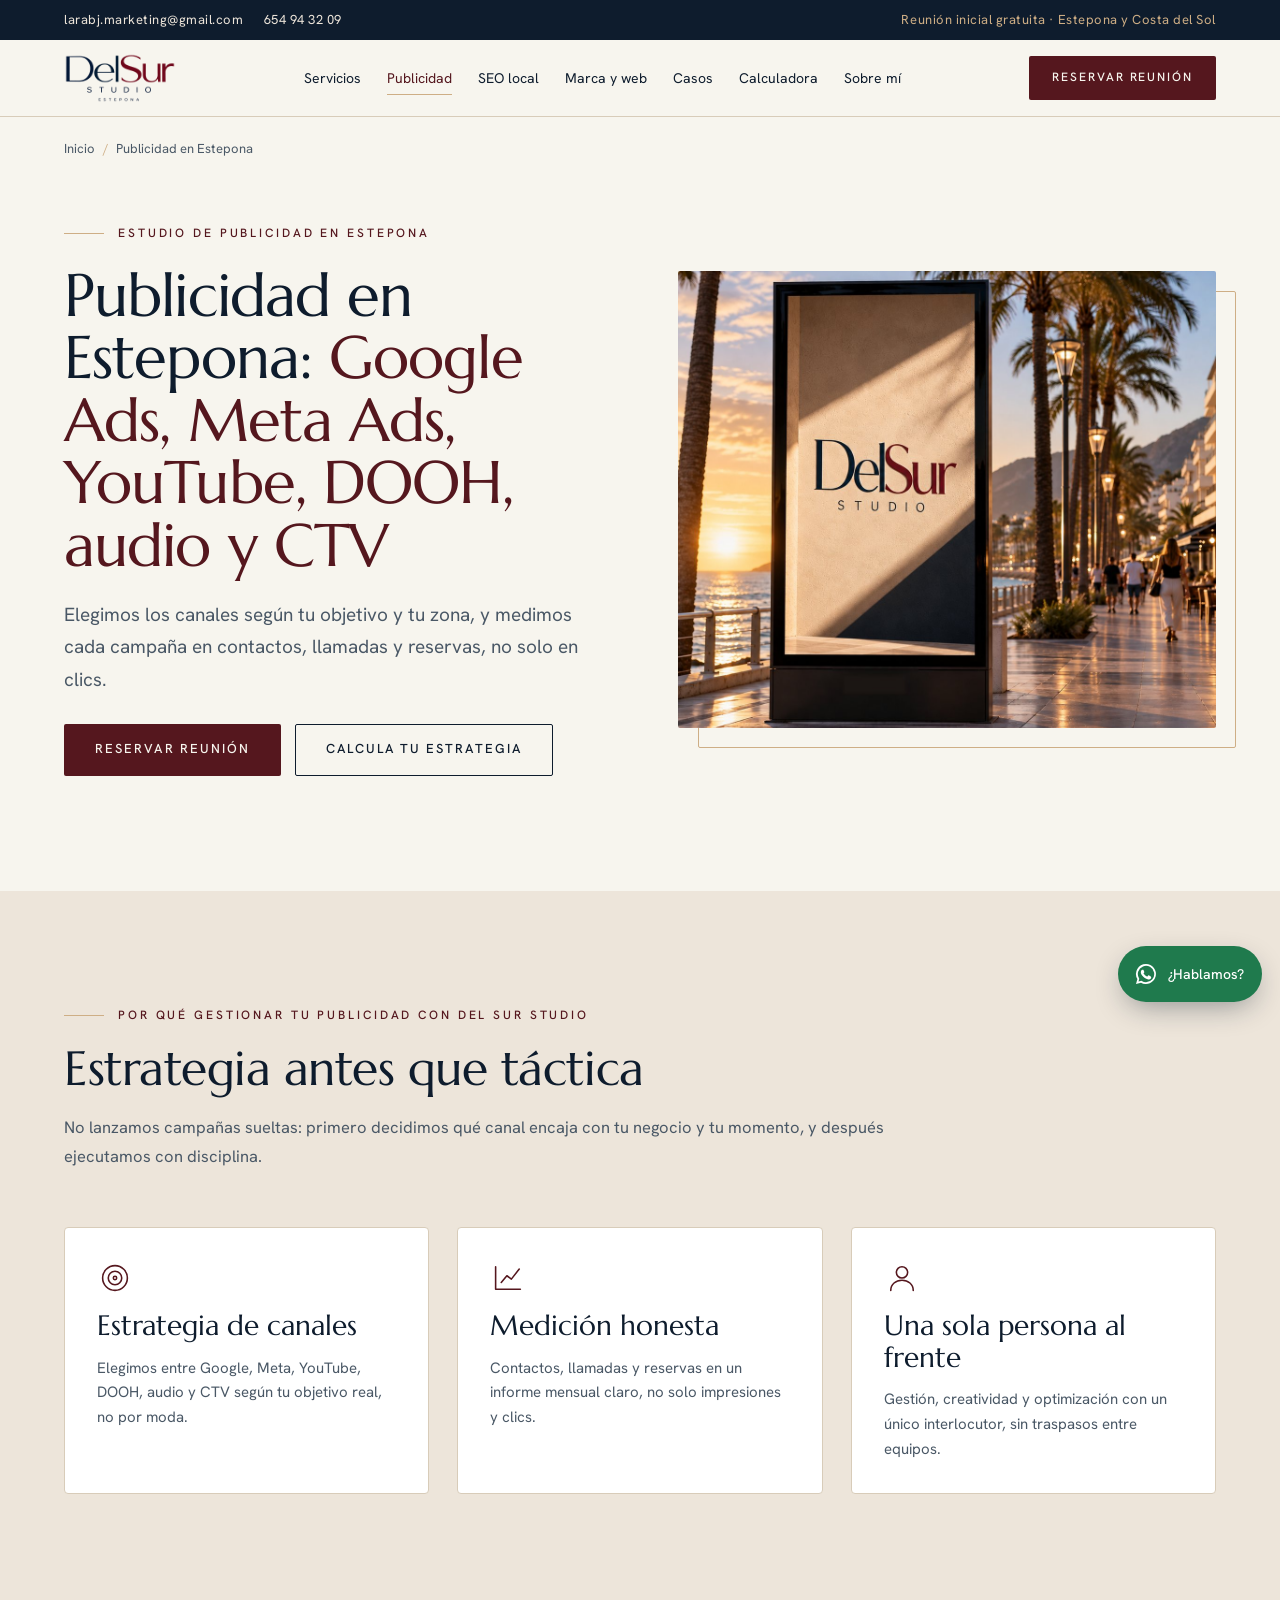
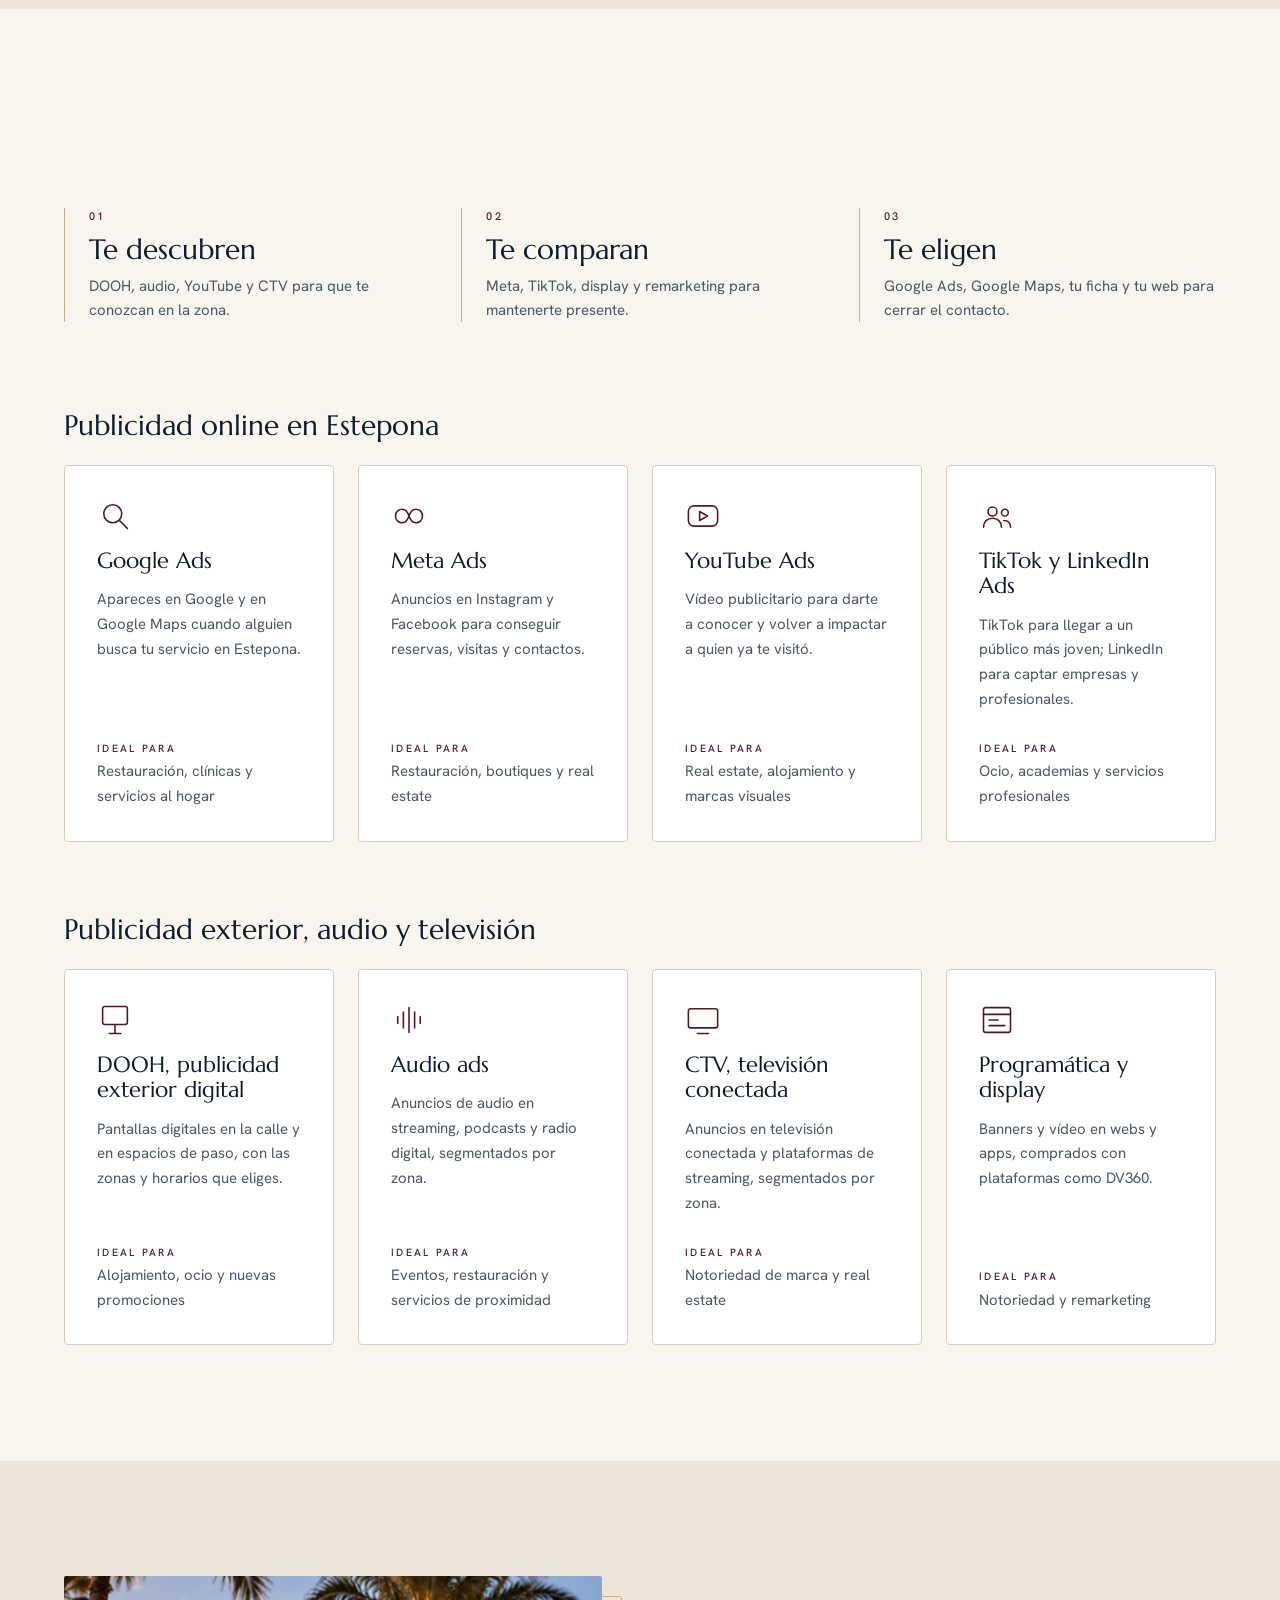
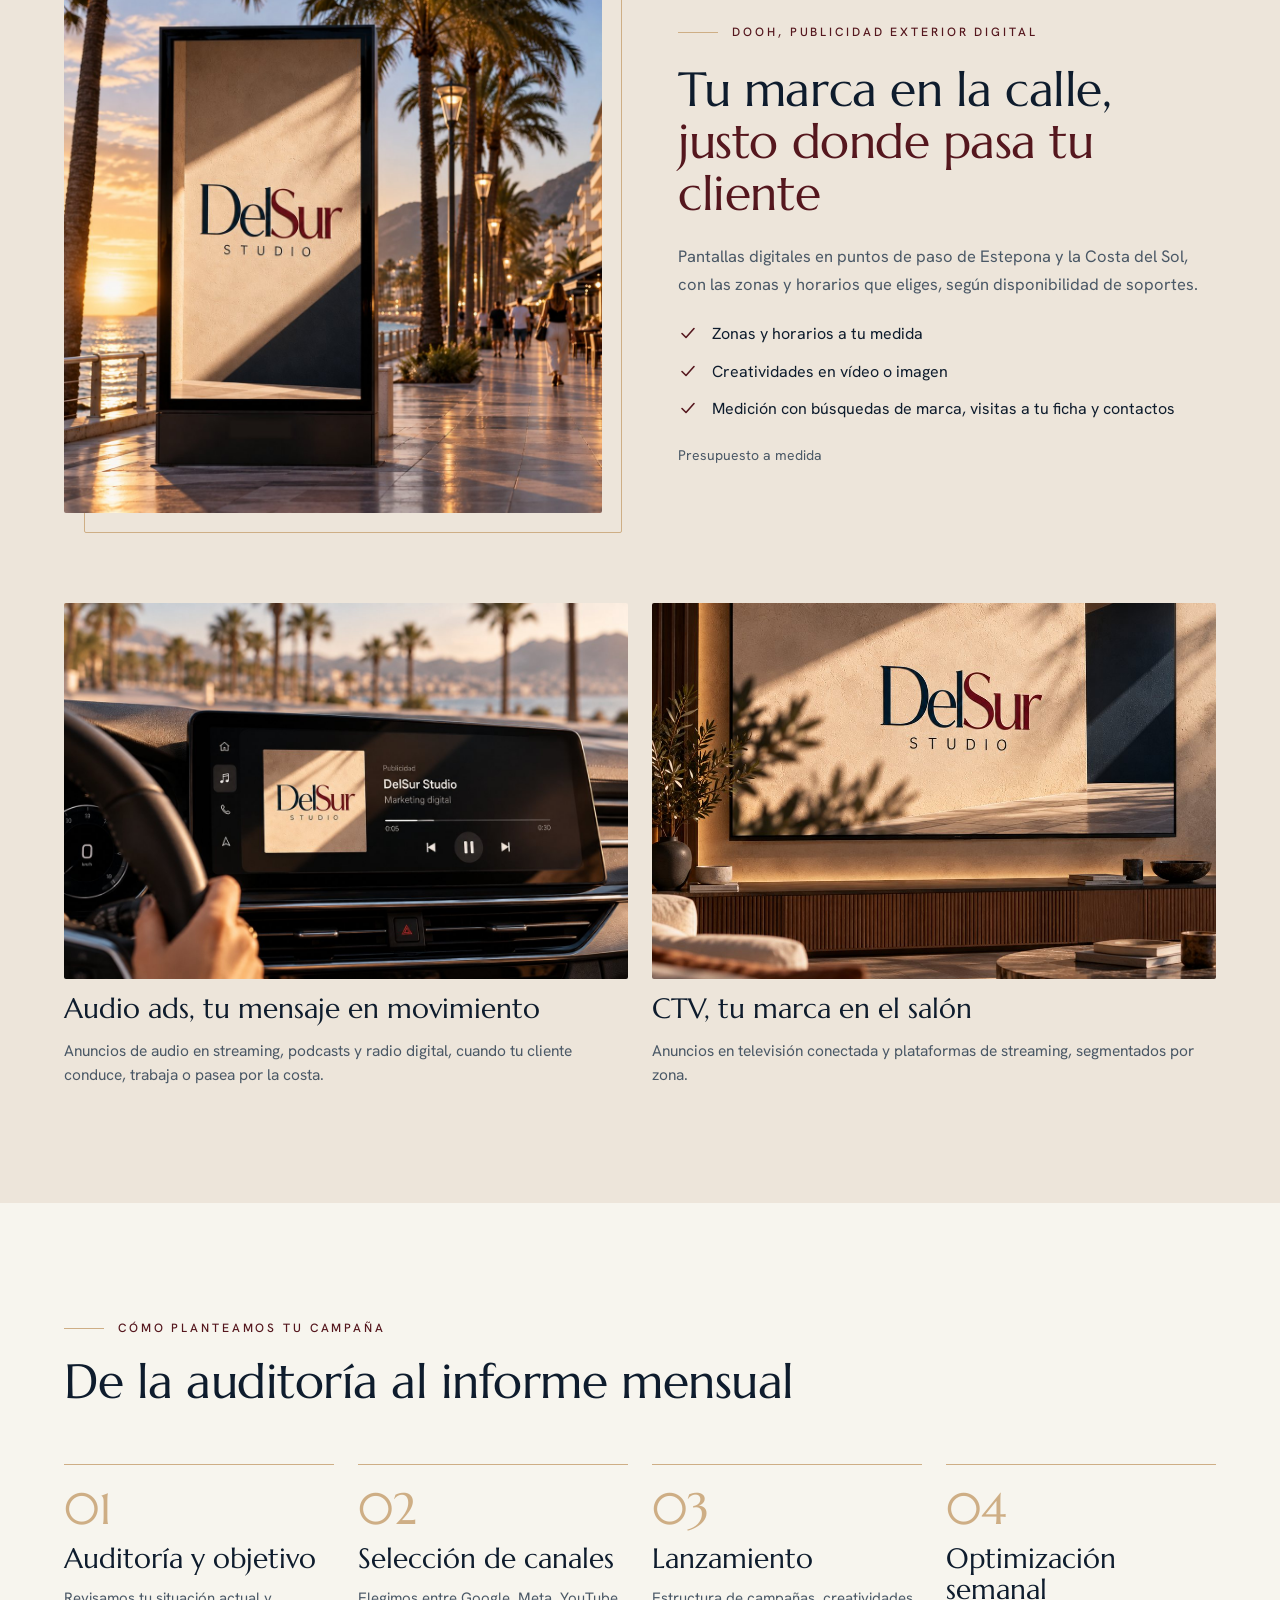
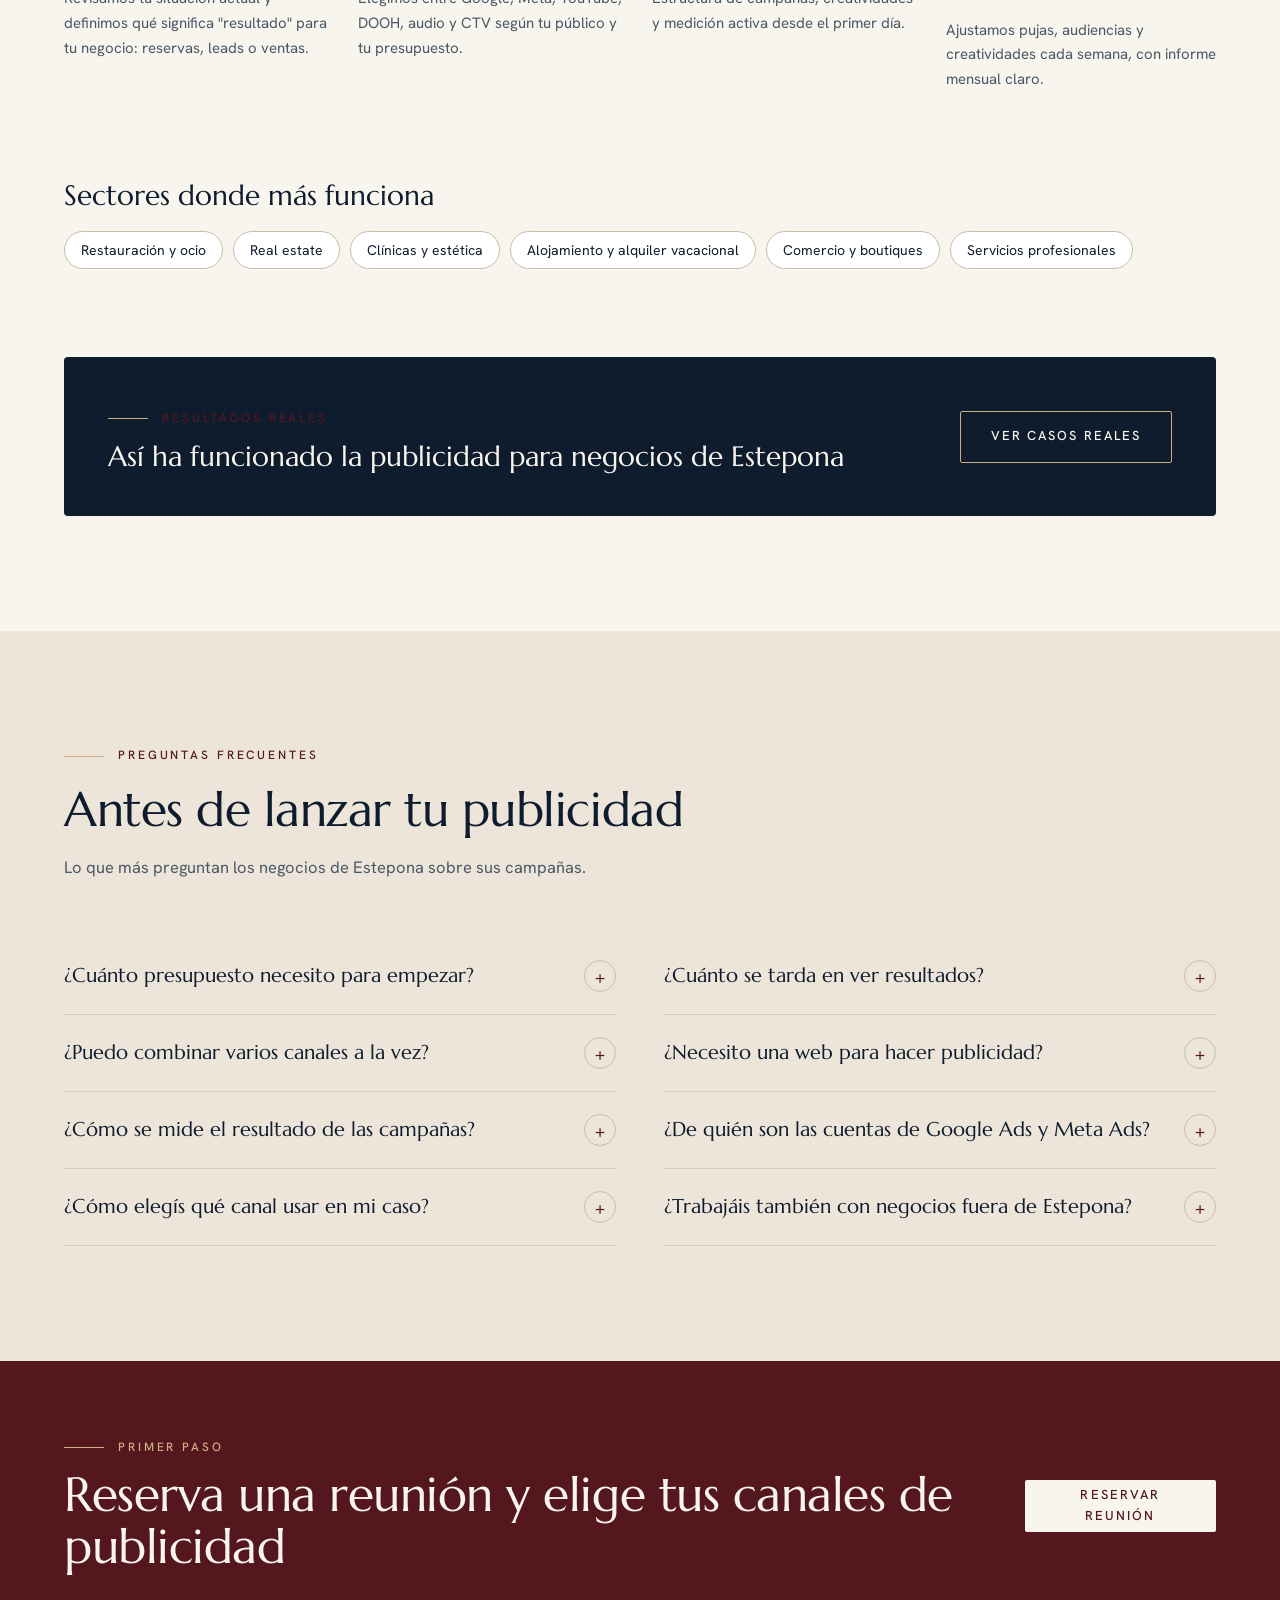
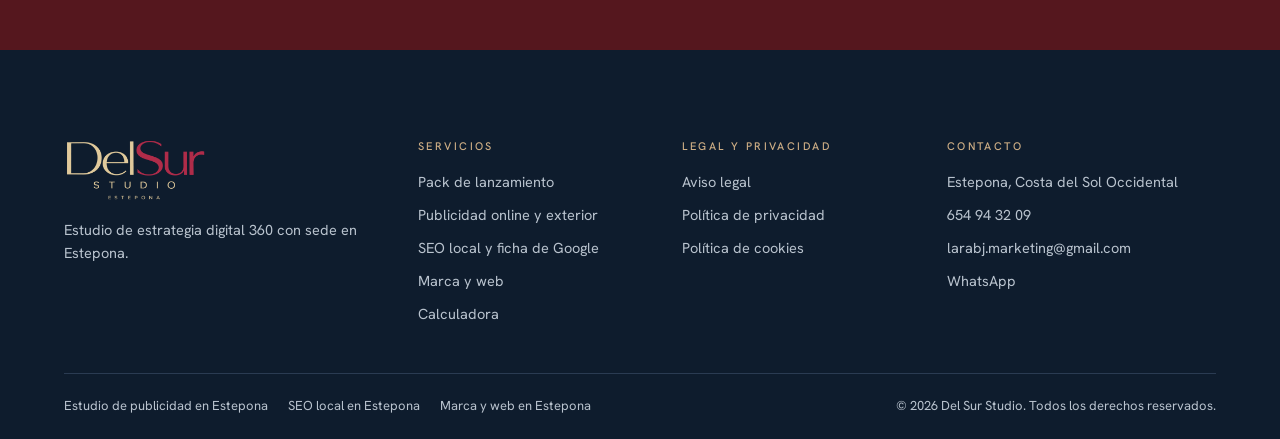
<file: docs/publicidad-estepona.html>
<!doctype html>
<html lang="es">
<head>
<meta charset="utf-8">
<meta name="viewport" content="width=device-width, initial-scale=1">
<title>Publicidad en Estepona: Google Ads, Meta, DOOH y CTV | Del Sur Studio</title>
<meta name="description" content="Gestión de Google Ads, Meta Ads, YouTube, DOOH, audio y CTV para negocios de Estepona y la Costa del Sol. Estrategia por canales y medición real de resultados.">
<link rel="canonical" href="https://TU-DOMINIO-AQUI.es/publicidad-estepona.html">
<meta property="og:type" content="website">
<meta property="og:title" content="Publicidad en Estepona: Google Ads, Meta, DOOH y CTV | Del Sur Studio">
<meta property="og:description" content="Gestión de Google Ads, Meta Ads, YouTube, DOOH, audio y CTV para negocios de Estepona y la Costa del Sol. Estrategia por canales y medición real de resultados.">
<meta property="og:url" content="https://TU-DOMINIO-AQUI.es/publicidad-estepona.html">
<meta property="og:image" content="https://TU-DOMINIO-AQUI.es/img/dooh-marquesina.jpg">
<meta property="og:locale" content="es_ES">
<meta name="theme-color" content="#0E1C2D">
<link rel="icon" href="favicon.svg" type="image/svg+xml">
<link rel="preconnect" href="https://fonts.googleapis.com">
<link rel="preconnect" href="https://fonts.gstatic.com" crossorigin>
<link href="https://fonts.googleapis.com/css2?family=Marcellus&family=Hanken+Grotesk:wght@400;500;600&display=swap" rel="stylesheet">
<link rel="stylesheet" href="css/style.css?v=3">
<script type="application/ld+json">{"@context": "https://schema.org", "@type": "BreadcrumbList", "itemListElement": [{"@type": "ListItem", "position": 1, "name": "Inicio", "item": "https://TU-DOMINIO-AQUI.es/index.html"}, {"@type": "ListItem", "position": 2, "name": "Publicidad en Estepona", "item": "https://TU-DOMINIO-AQUI.es/publicidad-estepona.html"}]}</script>
<script type="application/ld+json">{"@context": "https://schema.org", "@type": "FAQPage", "mainEntity": [{"@type": "Question", "name": "¿Cuánto presupuesto necesito para empezar?", "acceptedAnswer": {"@type": "Answer", "text": "Recomendamos una inversión mínima de 300-500 €/mes en la plataforma (Google o Meta), aparte de la gestión, para que la campaña tenga datos suficientes."}}, {"@type": "Question", "name": "¿Cuánto se tarda en ver resultados?", "acceptedAnswer": {"@type": "Answer", "text": "Las primeras señales llegan en 2-3 semanas; los resultados estables, a partir del segundo mes de campaña."}}, {"@type": "Question", "name": "¿Puedo combinar varios canales a la vez?", "acceptedAnswer": {"@type": "Answer", "text": "Sí, es lo habitual: Google Ads y tu ficha para quien ya te busca, y Meta, YouTube o DOOH para quien todavía no te conoce."}}, {"@type": "Question", "name": "¿Necesito una web para hacer publicidad?", "acceptedAnswer": {"@type": "Answer", "text": "Ayuda mucho tener una web o una ficha de Google completa donde aterrice el anuncio, aunque se puede empezar solo con la ficha si hace falta lanzar rápido."}}, {"@type": "Question", "name": "¿Cómo se mide el resultado de las campañas?", "acceptedAnswer": {"@type": "Answer", "text": "En contactos, llamadas, mensajes de WhatsApp y reservas, no solo en clics, con medición activa desde el primer día."}}, {"@type": "Question", "name": "¿De quién son las cuentas de Google Ads y Meta Ads?", "acceptedAnswer": {"@type": "Answer", "text": "Siempre tuyas. Se crean a tu nombre desde el primer día, para que no dependas de nosotros si en algún momento cambias de proveedor."}}, {"@type": "Question", "name": "¿Cómo elegís qué canal usar en mi caso?", "acceptedAnswer": {"@type": "Answer", "text": "Según tu objetivo, tu público y tu presupuesto: negocios que ya buscan activamente encajan mejor en Google Ads; negocios que hay que dar a conocer, en Meta, YouTube o DOOH."}}, {"@type": "Question", "name": "¿Trabajáis también con negocios fuera de Estepona?", "acceptedAnswer": {"@type": "Answer", "text": "Sí, con negocios de Marbella, Manilva y el resto de la Costa del Sol Occidental."}}]}</script>
</head>
<body>
<a class="skip-link" href="#main">Saltar al contenido</a>

<div class="topbar">
  <div class="wrap">
    <div class="topbar__contact">
      <a class="topbar__mail" href="mailto:larabj.marketing@gmail.com">larabj.marketing@gmail.com</a>
      <a href="tel:+34654943209">654 94 32 09</a>
    </div>
    <span class="topbar__note">Reunión inicial gratuita · Estepona y Costa del Sol</span>
  </div>
</div>

<header class="header">
  <div class="wrap">
    <a class="header__logo" href="index.html" aria-label="Del Sur Studio, inicio"><img src="img/logo-oscuro.png" alt="Del Sur Studio, Estepona" width="520" height="232"></a>
    <nav class="nav" aria-label="Principal">
      <a href="index.html#servicios">Servicios</a>
      <a href="publicidad-estepona.html" aria-current="page">Publicidad</a>
      <a href="seo-local-estepona.html">SEO local</a>
      <a href="marca-web-estepona.html">Marca y web</a>
      <a href="index.html#casos">Casos</a>
      <a href="calculadora.html">Calculadora</a>
      <a href="index.html#sobre-mi">Sobre mí</a>
    </nav>
    <a class="btn btn--primary btn--sm header__cta" href="index.html#contacto">Reservar reunión</a>
    <button class="menu-btn" type="button" aria-expanded="false" aria-controls="mobile-nav" aria-label="Abrir menú"><span></span></button>
  </div>
</header>
<nav class="mobile-nav" id="mobile-nav" aria-label="Menú móvil">
  <a href="index.html">Inicio</a>
  <a href="index.html#servicios">Servicios</a>
  <a href="publicidad-estepona.html" aria-current="page">Publicidad</a>
  <a href="seo-local-estepona.html">SEO local</a>
  <a href="marca-web-estepona.html">Marca y web</a>
  <a href="index.html#casos">Casos</a>
  <a href="calculadora.html">Calculadora</a>
  <a href="index.html#sobre-mi">Sobre mí</a>
  <a class="btn btn--primary btn--block" href="index.html#contacto">Reservar reunión</a>
</nav>


<main id="main">
<div class="wrap"><nav class="breadcrumb" aria-label="Ruta"><ol><li><a href="index.html">Inicio</a></li><li aria-current="page">Publicidad en Estepona</li></ol></nav></div>

<section class="page-hero">
  <div class="wrap split">
    <div class="stack reveal">
      <span class="eyebrow">Estudio de publicidad en Estepona</span>
      <h1 class="h1">Publicidad en Estepona: <em>Google Ads, Meta Ads, YouTube, DOOH, audio y CTV</em></h1>
      <p class="lead">Elegimos los canales según tu objetivo y tu zona, y medimos cada campaña en contactos, llamadas y reservas, no solo en clics.</p>
      <div class="btn-row">
        <a class="btn btn--primary" href="index.html#contacto">Reservar reunión</a>
        <a class="btn btn--outline" href="calculadora.html?preset=publi">Calcula tu estrategia</a>
      </div>
    </div>
    <div class="framed page-hero__media reveal"><img src="img/dooh-marquesina.jpg" alt="Marquesina digital en un paseo marítimo con el logo de Del Sur Studio al atardecer" width="1150" height="1150" fetchpriority="high"></div>
  </div>
</section>

<section class="section section--sand">
  <div class="wrap">
    <div class="head reveal">
      <span class="eyebrow">Por qué gestionar tu publicidad con Del Sur Studio</span>
      <h2 class="h2">Estrategia antes que táctica</h2>
      <p class="text">No lanzamos campañas sueltas: primero decidimos qué canal encaja con tu negocio y tu momento, y después ejecutamos con disciplina.</p>
    </div>
    <div class="grid grid--3 reveal-group">
      <div class="card">
        <svg class="card__icon" viewBox="0 0 32 32" fill="none" stroke="currentColor" stroke-width="1.4" stroke-linecap="round" stroke-linejoin="round" aria-hidden="true"><circle cx="16" cy="16" r="11"/><circle cx="16" cy="16" r="6"/><circle cx="16" cy="16" r="1.5"/></svg>
        <h3 class="h3">Estrategia de canales</h3>
        <p>Elegimos entre Google, Meta, YouTube, DOOH, audio y CTV según tu objetivo real, no por moda.</p>
      </div>
      <div class="card">
        <svg class="card__icon" viewBox="0 0 32 32" fill="none" stroke="currentColor" stroke-width="1.4" stroke-linecap="round" stroke-linejoin="round" aria-hidden="true"><path d="M5 26V6M5 26h22"/><path d="M10 20l5-6 4 3 7-9"/></svg>
        <h3 class="h3">Medición honesta</h3>
        <p>Contactos, llamadas y reservas en un informe mensual claro, no solo impresiones y clics.</p>
      </div>
      <div class="card">
        <svg class="card__icon" viewBox="0 0 32 32" fill="none" stroke="currentColor" stroke-width="1.4" stroke-linecap="round" stroke-linejoin="round" aria-hidden="true"><circle cx="16" cy="11" r="5"/><path d="M6 27c0-5.5 4.5-9 10-9s10 3.5 10 9"/></svg>
        <h3 class="h3">Una sola persona al frente</h3>
        <p>Gestión, creatividad y optimización con un único interlocutor, sin traspasos entre equipos.</p>
      </div>
    </div>
  </div>
</section>

<section class="section">
  <div class="wrap">
    <h2 class="h2 reveal" style="margin-bottom:32px">Un solo plan, todos los canales</h2>
    <div class="funnel reveal-group" style="margin-bottom:clamp(56px,7vw,88px)">
      <div class="funnel__item"><span class="tag">01</span><span class="h3">Te descubren</span><p>DOOH, audio, YouTube y CTV para que te conozcan en la zona.</p></div>
      <div class="funnel__item"><span class="tag">02</span><span class="h3">Te comparan</span><p>Meta, TikTok, display y remarketing para mantenerte presente.</p></div>
      <div class="funnel__item"><span class="tag">03</span><span class="h3">Te eligen</span><p>Google Ads, Google Maps, tu ficha y tu web para cerrar el contacto.</p></div>
    </div>

    <h2 class="h3 reveal" style="margin-bottom:24px">Publicidad online en Estepona</h2>
    <div class="grid grid--4 reveal-group" style="margin-bottom:clamp(48px,6vw,72px)">
      <div class="card">
        <svg class="card__icon" viewBox="0 0 32 32" fill="none" stroke="currentColor" stroke-width="1.4" stroke-linecap="round" stroke-linejoin="round" aria-hidden="true"><circle cx="14" cy="14" r="8"/><path d="M20 20l7 7"/></svg>
        <h3 class="h4">Google Ads</h3>
        <p>Apareces en Google y en Google Maps cuando alguien busca tu servicio en Estepona.</p>
        <p class="card__foot"><span class="tag">Ideal para</span>Restauración, clínicas y servicios al hogar</p>
      </div>
      <div class="card">
        <svg class="card__icon" viewBox="0 0 32 32" fill="none" stroke="currentColor" stroke-width="1.4" stroke-linecap="round" stroke-linejoin="round" aria-hidden="true"><path d="M4 16c0-4 3-6 6-6s5 3 6 6c1 3 3 6 6 6s6-2 6-6-3-6-6-6-5 3-6 6c-1 3-3 6-6 6s-6-2-6-6z"/></svg>
        <h3 class="h4">Meta Ads</h3>
        <p>Anuncios en Instagram y Facebook para conseguir reservas, visitas y contactos.</p>
        <p class="card__foot"><span class="tag">Ideal para</span>Restauración, boutiques y real estate</p>
      </div>
      <div class="card">
        <svg class="card__icon" viewBox="0 0 32 32" fill="none" stroke="currentColor" stroke-width="1.4" stroke-linecap="round" stroke-linejoin="round" aria-hidden="true"><rect x="3" y="7" width="26" height="18" rx="5"/><path d="M13 12l7 4-7 4z"/></svg>
        <h3 class="h4">YouTube Ads</h3>
        <p>Vídeo publicitario para darte a conocer y volver a impactar a quien ya te visitó.</p>
        <p class="card__foot"><span class="tag">Ideal para</span>Real estate, alojamiento y marcas visuales</p>
      </div>
      <div class="card">
        <svg class="card__icon" viewBox="0 0 32 32" fill="none" stroke="currentColor" stroke-width="1.4" stroke-linecap="round" stroke-linejoin="round" aria-hidden="true"><circle cx="12" cy="12" r="4"/><path d="M4 26c0-5 3.5-8 8-8s8 3 8 8"/><circle cx="23" cy="13" r="3"/><path d="M22 20c4 0 6 2.5 6 6"/></svg>
        <h3 class="h4">TikTok y LinkedIn Ads</h3>
        <p>TikTok para llegar a un público más joven; LinkedIn para captar empresas y profesionales.</p>
        <p class="card__foot"><span class="tag">Ideal para</span>Ocio, academias y servicios profesionales</p>
      </div>
    </div>

    <h2 class="h3 reveal" style="margin-bottom:24px">Publicidad exterior, audio y televisión</h2>
    <div class="grid grid--4 reveal-group">
      <div class="card">
        <svg class="card__icon" viewBox="0 0 32 32" fill="none" stroke="currentColor" stroke-width="1.4" stroke-linecap="round" stroke-linejoin="round" aria-hidden="true"><rect x="5" y="4" width="22" height="16" rx="2"/><path d="M16 20v8M11 28h10"/></svg>
        <h3 class="h4">DOOH, publicidad exterior digital</h3>
        <p>Pantallas digitales en la calle y en espacios de paso, con las zonas y horarios que eliges.</p>
        <p class="card__foot"><span class="tag">Ideal para</span>Alojamiento, ocio y nuevas promociones</p>
      </div>
      <div class="card">
        <svg class="card__icon" viewBox="0 0 32 32" fill="none" stroke="currentColor" stroke-width="1.4" stroke-linecap="round" stroke-linejoin="round" aria-hidden="true"><path d="M6 13v6M11 9v14M16 5v22M21 9v14M26 13v6"/></svg>
        <h3 class="h4">Audio ads</h3>
        <p>Anuncios de audio en streaming, podcasts y radio digital, segmentados por zona.</p>
        <p class="card__foot"><span class="tag">Ideal para</span>Eventos, restauración y servicios de proximidad</p>
      </div>
      <div class="card">
        <svg class="card__icon" viewBox="0 0 32 32" fill="none" stroke="currentColor" stroke-width="1.4" stroke-linecap="round" stroke-linejoin="round" aria-hidden="true"><rect x="3" y="6" width="26" height="17" rx="2"/><path d="M11 28h10"/></svg>
        <h3 class="h4">CTV, televisión conectada</h3>
        <p>Anuncios en televisión conectada y plataformas de streaming, segmentados por zona.</p>
        <p class="card__foot"><span class="tag">Ideal para</span>Notoriedad de marca y real estate</p>
      </div>
      <div class="card">
        <svg class="card__icon" viewBox="0 0 32 32" fill="none" stroke="currentColor" stroke-width="1.4" stroke-linecap="round" stroke-linejoin="round" aria-hidden="true"><rect x="4" y="5" width="24" height="22" rx="2"/><path d="M4 11h24M9 16h8M9 21h14"/></svg>
        <h3 class="h4">Programática y display</h3>
        <p>Banners y vídeo en webs y apps, comprados con plataformas como DV360.</p>
        <p class="card__foot"><span class="tag">Ideal para</span>Notoriedad y remarketing</p>
      </div>
    </div>
  </div>
</section>

<section class="section section--sand">
  <div class="wrap split">
    <div class="framed reveal"><img src="img/dooh-marquesina.jpg" alt="Marquesina digital en un paseo marítimo con el logo de Del Sur Studio al atardecer" width="1150" height="1150" loading="lazy" style="width:100%;aspect-ratio:1;object-fit:cover;border-radius:2px"></div>
    <div class="stack reveal">
      <span class="eyebrow">DOOH, publicidad exterior digital</span>
      <h2 class="h2">Tu marca en la calle, <em>justo donde pasa tu cliente</em></h2>
      <p class="text">Pantallas digitales en puntos de paso de Estepona y la Costa del Sol, con las zonas y horarios que eliges, según disponibilidad de soportes.</p>
      <ul class="checks">
        <li>Zonas y horarios a tu medida</li>
        <li>Creatividades en vídeo o imagen</li>
        <li>Medición con búsquedas de marca, visitas a tu ficha y contactos</li>
      </ul>
      <span class="small">Presupuesto a medida</span>
    </div>
  </div>
  <div class="wrap grid grid--2 reveal-group" style="margin-top:clamp(56px,7vw,96px)">
    <div class="media-card">
      <img src="img/audio-coche.jpg" alt="Pantalla de un coche reproduciendo un anuncio de audio de Del Sur Studio junto al mar" width="1300" height="866" loading="lazy">
      <h3 class="h3">Audio ads, tu mensaje en movimiento</h3>
      <p>Anuncios de audio en streaming, podcasts y radio digital, cuando tu cliente conduce, trabaja o pasea por la costa.</p>
    </div>
    <div class="media-card">
      <img src="img/ctv-television.jpg" alt="Televisión conectada en un salón mostrando el logo de Del Sur Studio" width="1100" height="1100" loading="lazy">
      <h3 class="h3">CTV, tu marca en el salón</h3>
      <p>Anuncios en televisión conectada y plataformas de streaming, segmentados por zona.</p>
    </div>
  </div>
</section>

<section class="section">
  <div class="wrap">
    <div class="head reveal">
      <span class="eyebrow">Cómo planteamos tu campaña</span>
      <h2 class="h2">De la auditoría al informe mensual</h2>
    </div>
    <ol class="grid grid--4 steps reveal-group">
      <li class="step"><span class="step__num">01</span><h3 class="h3">Auditoría y objetivo</h3><p>Revisamos tu situación actual y definimos qué significa "resultado" para tu negocio: reservas, leads o ventas.</p></li>
      <li class="step"><span class="step__num">02</span><h3 class="h3">Selección de canales</h3><p>Elegimos entre Google, Meta, YouTube, DOOH, audio y CTV según tu público y tu presupuesto.</p></li>
      <li class="step"><span class="step__num">03</span><h3 class="h3">Lanzamiento</h3><p>Estructura de campañas, creatividades y medición activa desde el primer día.</p></li>
      <li class="step"><span class="step__num">04</span><h3 class="h3">Optimización semanal</h3><p>Ajustamos pujas, audiencias y creatividades cada semana, con informe mensual claro.</p></li>
    </ol>

    <div class="reveal" style="margin-top:clamp(56px,7vw,88px)">
      <h2 class="h3" style="margin-bottom:20px">Sectores donde más funciona</h2>
      <div class="chips">
        <span class="chip">Restauración y ocio</span><span class="chip">Real estate</span><span class="chip">Clínicas y estética</span>
        <span class="chip">Alojamiento y alquiler vacacional</span><span class="chip">Comercio y boutiques</span><span class="chip">Servicios profesionales</span>
      </div>
    </div>

    <div class="banner reveal" style="margin-top:clamp(56px,7vw,88px)">
      <div>
        <span class="eyebrow">Resultados reales</span>
        <p class="h3" style="color:var(--cream);margin-top:12px">Así ha funcionado la publicidad para negocios de Estepona</p>
      </div>
      <a class="btn btn--gold" href="index.html#casos">Ver casos reales</a>
    </div>
  </div>
</section>

<section class="section section--sand" id="preguntas-frecuentes">
  <div class="wrap">
    <div class="head reveal">
      <span class="eyebrow">Preguntas frecuentes</span>
      <h2 class="h2">Antes de lanzar tu publicidad</h2>
      <p class="text">Lo que más preguntan los negocios de Estepona sobre sus campañas.</p>
    </div>
    <div class="faq reveal">
      <div class="faq__col">
        <details><summary>¿Cuánto presupuesto necesito para empezar?</summary><p>Recomendamos una inversión mínima de 300-500 €/mes en la plataforma (Google o Meta), aparte de la gestión, para que la campaña tenga datos suficientes.</p></details>
        <details><summary>¿Puedo combinar varios canales a la vez?</summary><p>Sí, es lo habitual: Google Ads y tu ficha para quien ya te busca, y Meta, YouTube o DOOH para quien todavía no te conoce.</p></details>
        <details><summary>¿Cómo se mide el resultado de las campañas?</summary><p>En contactos, llamadas, mensajes de WhatsApp y reservas, no solo en clics, con medición activa desde el primer día.</p></details>
        <details><summary>¿Cómo elegís qué canal usar en mi caso?</summary><p>Según tu objetivo, tu público y tu presupuesto: negocios que ya buscan activamente encajan mejor en Google Ads; negocios que hay que dar a conocer, en Meta, YouTube o DOOH.</p></details>
      </div>
      <div class="faq__col">
        <details><summary>¿Cuánto se tarda en ver resultados?</summary><p>Las primeras señales llegan en 2-3 semanas; los resultados estables, a partir del segundo mes de campaña.</p></details>
        <details><summary>¿Necesito una web para hacer publicidad?</summary><p>Ayuda mucho tener una web o una ficha de Google completa donde aterrice el anuncio, aunque se puede empezar solo con la ficha si hace falta lanzar rápido.</p></details>
        <details><summary>¿De quién son las cuentas de Google Ads y Meta Ads?</summary><p>Siempre tuyas. Se crean a tu nombre desde el primer día, para que no dependas de nosotros si en algún momento cambias de proveedor.</p></details>
        <details><summary>¿Trabajáis también con negocios fuera de Estepona?</summary><p>Sí, con negocios de Marbella, Manilva y el resto de la Costa del Sol Occidental.</p></details>
      </div>
    </div>
  </div>
</section>

<section class="section section--tight section--wine cta-band">
  <div class="wrap">
    <div class="stack" style="gap:12px">
      <span class="eyebrow">Primer paso</span>
      <p class="h2">Reserva una reunión y elige tus canales de publicidad</p>
    </div>
    <a class="btn btn--light" href="index.html#contacto">Reservar reunión</a>
  </div>
</section>
</main>

<footer class="footer">
  <div class="wrap">
    <div class="footer__grid">
      <div class="footer__brand">
        <img src="img/logo-claro.png" alt="Del Sur Studio, Estepona" width="520" height="232" loading="lazy">
        <p>Estudio de estrategia digital 360 con sede en Estepona.</p>
      </div>
      <div>
        <span class="footer__title">Servicios</span>
        <ul>
          <li><a href="index.html#servicios">Pack de lanzamiento</a></li>
          <li><a href="publicidad-estepona.html">Publicidad online y exterior</a></li>
          <li><a href="seo-local-estepona.html">SEO local y ficha de Google</a></li>
          <li><a href="marca-web-estepona.html">Marca y web</a></li>
          <li><a href="calculadora.html">Calculadora</a></li>
        </ul>
      </div>
      <div>
        <span class="footer__title">Legal y privacidad</span>
        <ul>
          <li><a href="legal.html#aviso-legal">Aviso legal</a></li>
          <li><a href="legal.html#privacidad">Política de privacidad</a></li>
          <li><a href="legal.html#cookies">Política de cookies</a></li>
        </ul>
      </div>
      <div>
        <span class="footer__title">Contacto</span>
        <ul>
          <li>Estepona, Costa del Sol Occidental</li>
          <li><a href="tel:+34654943209">654 94 32 09</a></li>
          <li><a href="mailto:larabj.marketing@gmail.com">larabj.marketing@gmail.com</a></li>
          <li><a href="https://wa.me/34654943209" target="_blank" rel="noopener">WhatsApp</a></li>
        </ul>
      </div>
    </div>
    <div class="footer__bottom">
      <nav aria-label="Páginas de servicio">
        <a href="publicidad-estepona.html">Estudio de publicidad en Estepona</a>
        <a href="seo-local-estepona.html">SEO local en Estepona</a>
        <a href="marca-web-estepona.html">Marca y web en Estepona</a>
      </nav>
      <span>© <span data-year>2026</span> Del Sur Studio. Todos los derechos reservados.</span>
    </div>
  </div>
</footer>

<a class="wa-float" href="https://wa.me/34654943209?text=Hola%20Lara%2C%20me%20gustar%C3%ADa%20informaci%C3%B3n%20sobre%20Del%20Sur%20Studio." target="_blank" rel="noopener" aria-label="Escribir por WhatsApp">
  <svg viewBox="0 0 24 24" fill="currentColor" aria-hidden="true"><path d="M12 2a10 10 0 0 0-8.6 15.1L2 22l5-1.3A10 10 0 1 0 12 2zm0 18.2c-1.5 0-3-.4-4.2-1.2l-.3-.2-3 .8.8-2.9-.2-.3A8.2 8.2 0 1 1 12 20.2zm4.5-6.1c-.2-.1-1.5-.7-1.7-.8-.2-.1-.4-.1-.6.1l-.8 1c-.1.2-.3.2-.5.1a6.7 6.7 0 0 1-3.3-2.9c-.2-.4.2-.4.7-1.3.1-.2 0-.3 0-.4l-.8-1.8c-.2-.5-.4-.4-.6-.4h-.5a1 1 0 0 0-.7.3 3 3 0 0 0-.9 2.2c0 1.3.9 2.5 1 2.7.1.2 1.8 2.8 4.4 3.9 1.6.7 2.3.8 3.1.6.5-.1 1.5-.6 1.7-1.2.2-.6.2-1.1.2-1.2-.1-.1-.3-.2-.5-.3z"/></svg>
  <span>¿Hablamos?</span>
</a>

<script src="js/main.js?v=3"></script>
</body>
</html>
</file>
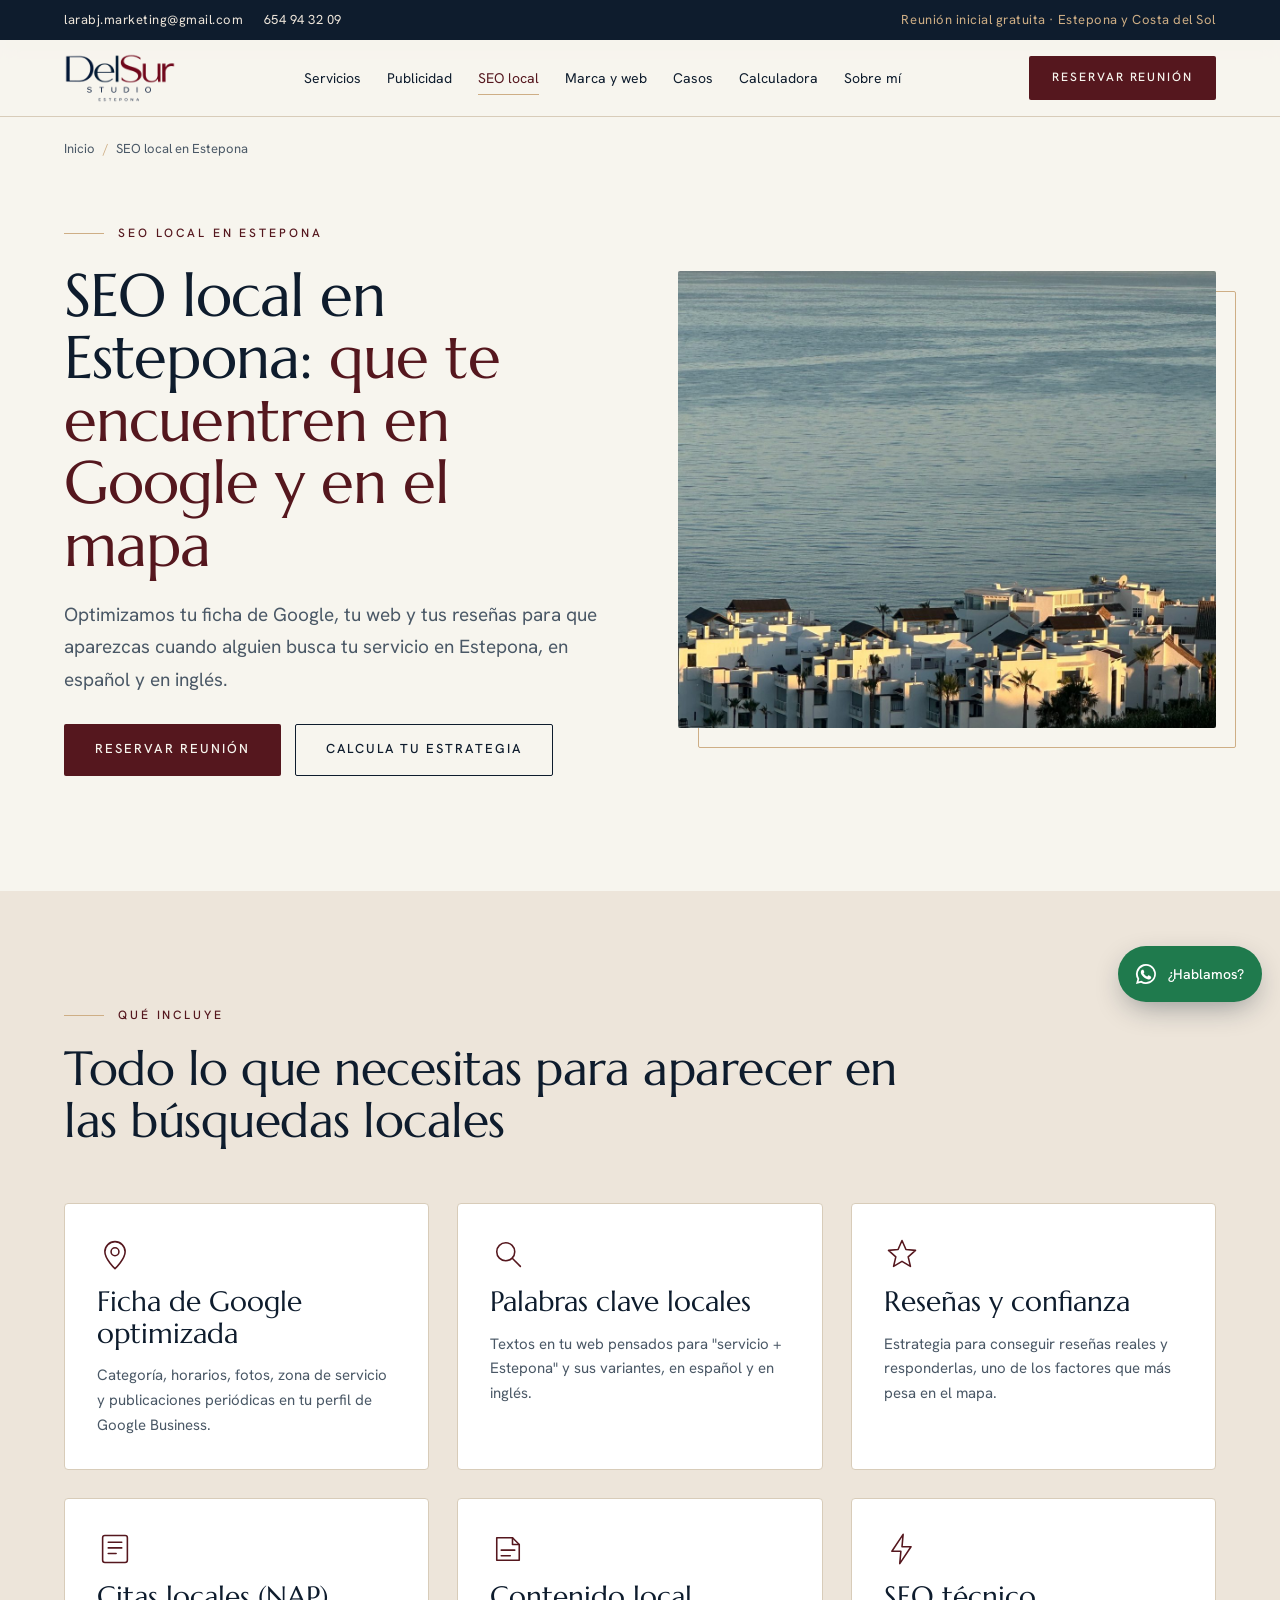
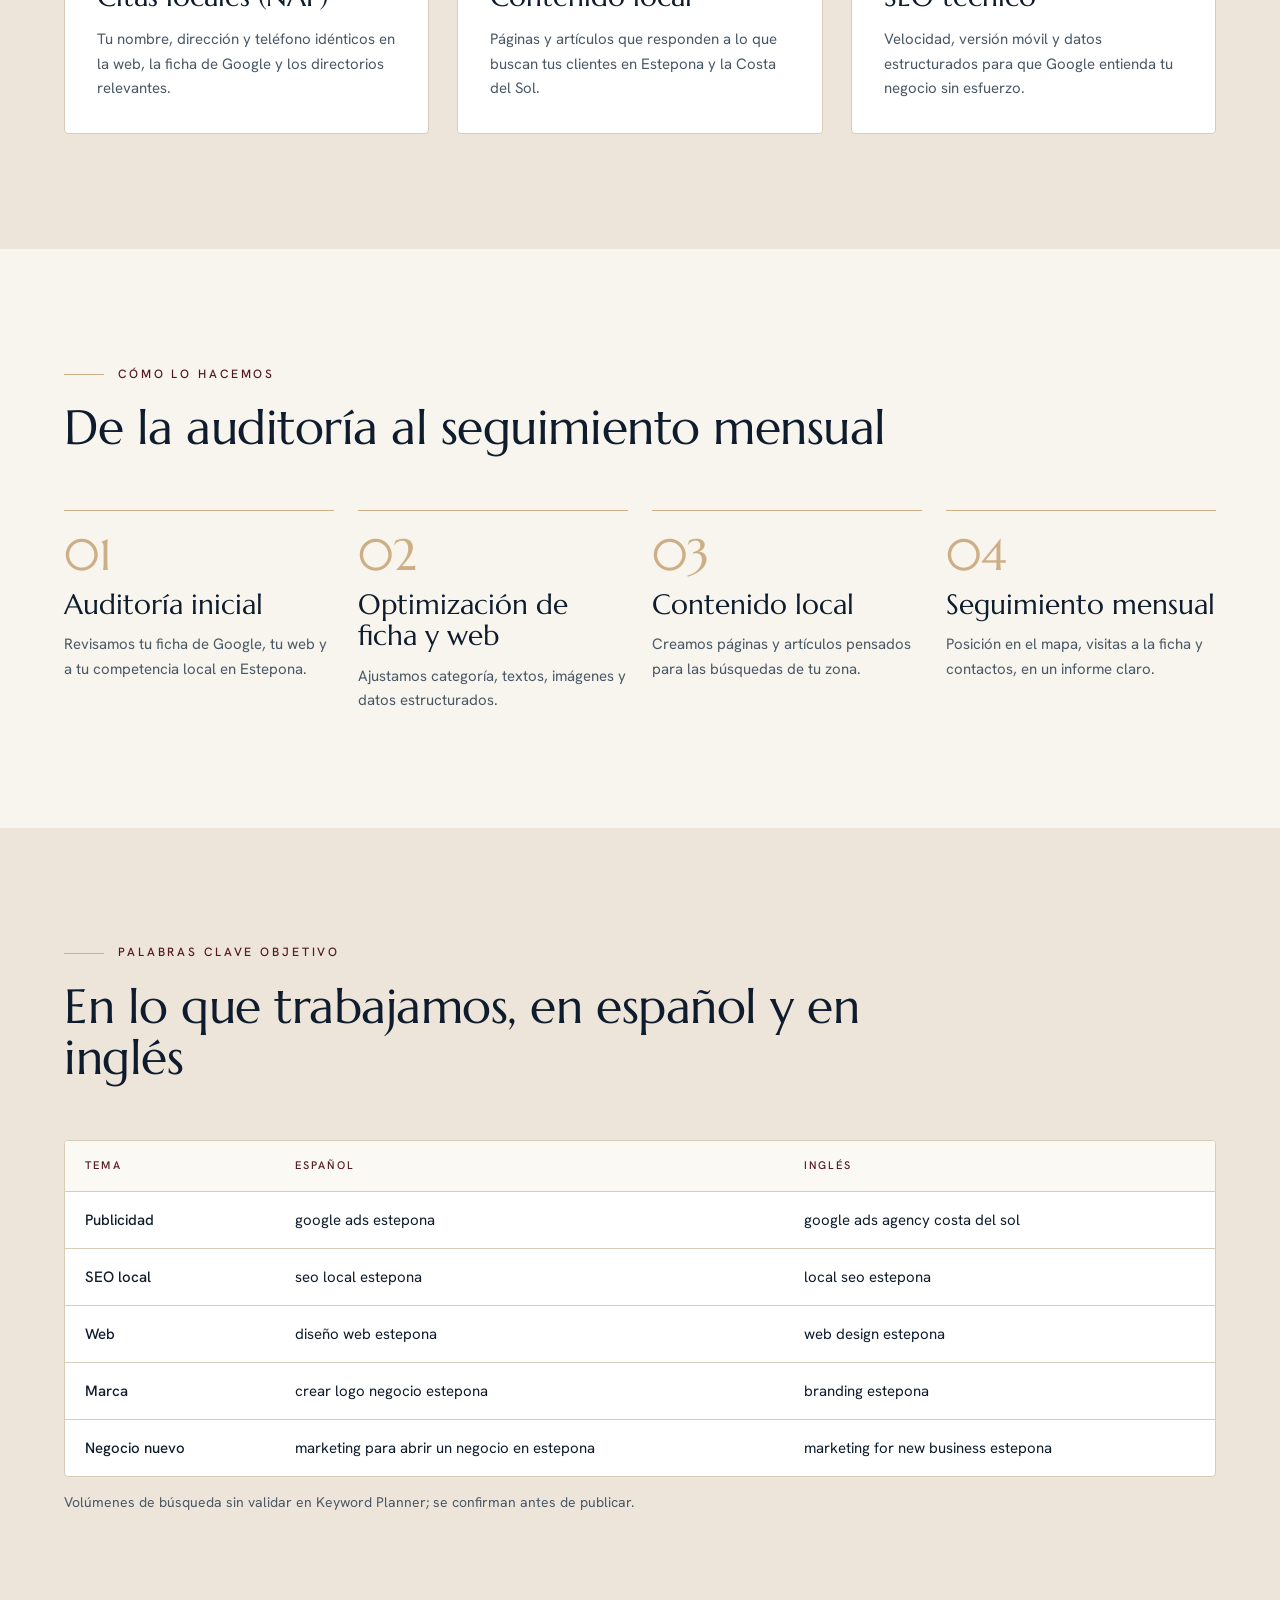
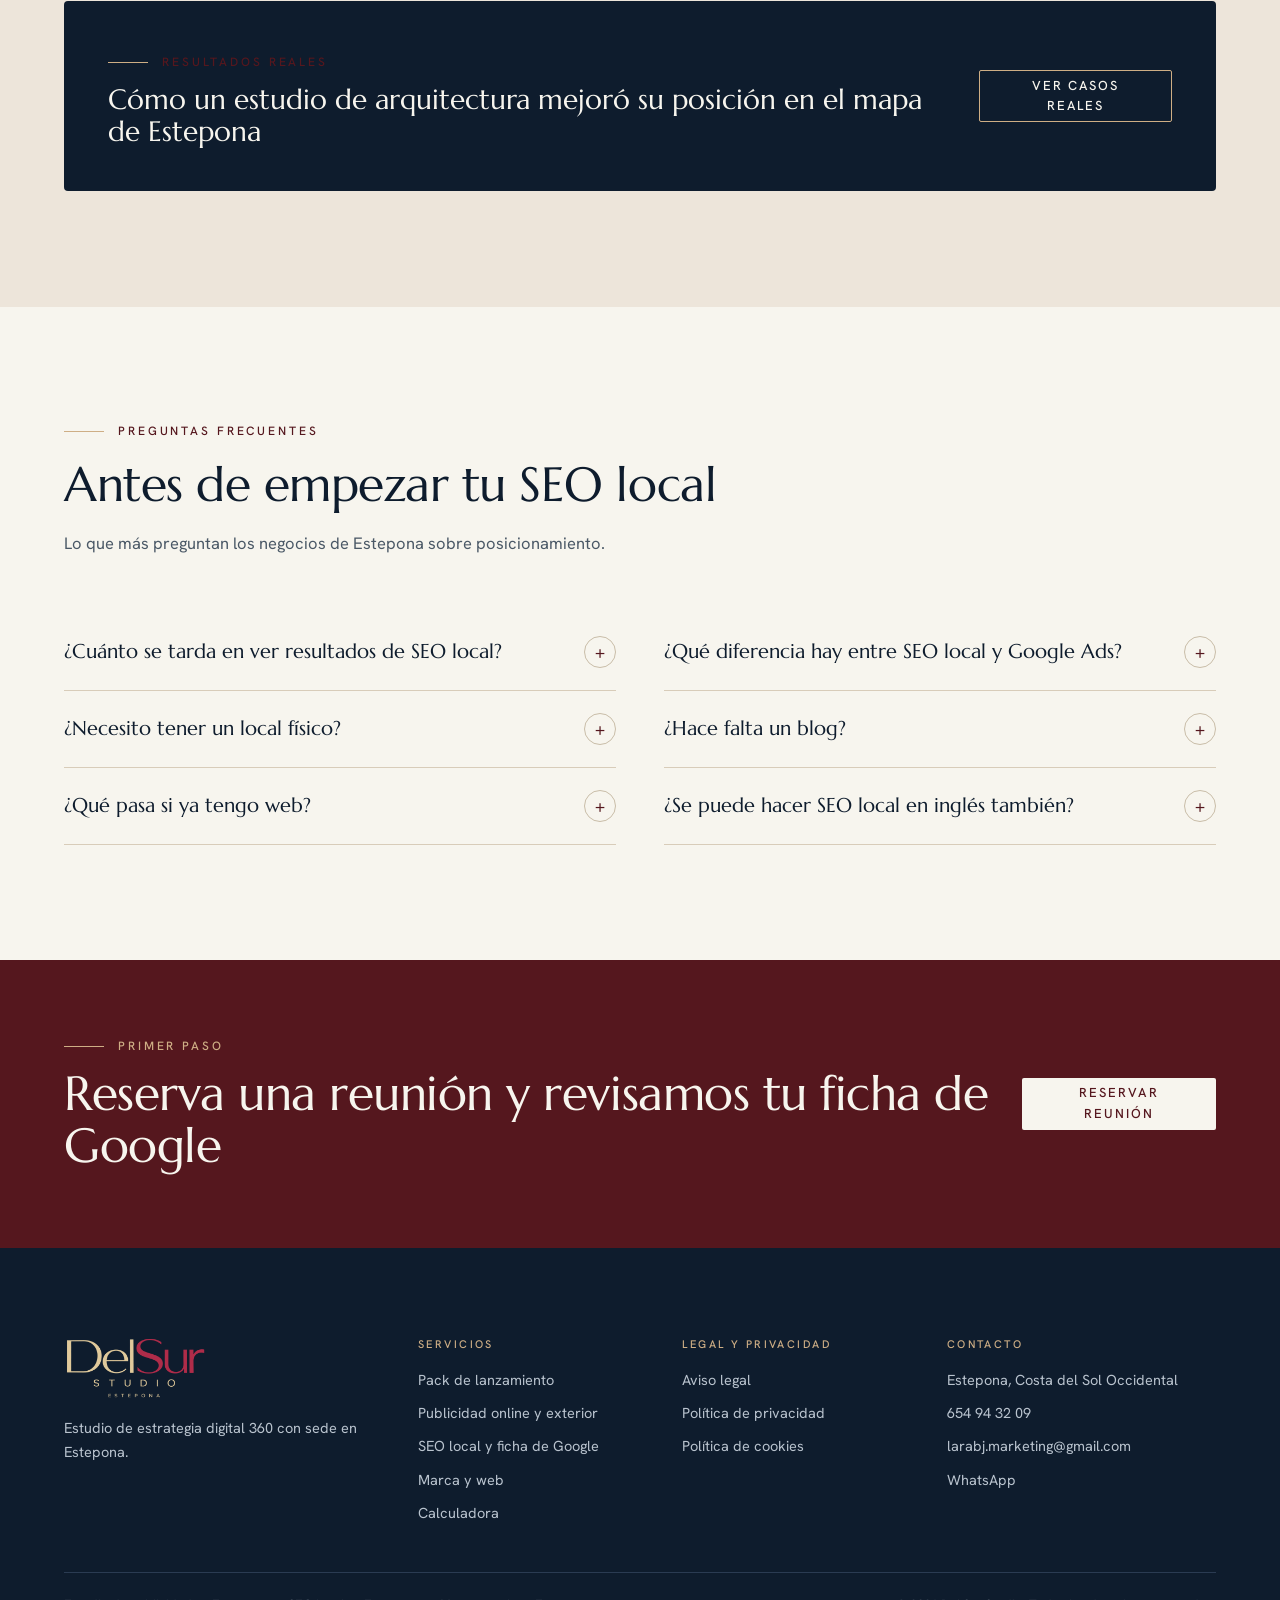
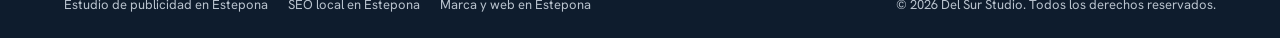
<file: docs/seo-local-estepona.html>
<!doctype html>
<html lang="es">
<head>
<meta charset="utf-8">
<meta name="viewport" content="width=device-width, initial-scale=1">
<title>SEO local en Estepona: ficha de Google y posicionamiento | Del Sur Studio</title>
<meta name="description" content="Optimizamos tu ficha de Google, tu web y tus reseñas para que te encuentren en las búsquedas locales de Estepona, en español y en inglés.">
<link rel="canonical" href="https://TU-DOMINIO-AQUI.es/seo-local-estepona.html">
<meta property="og:type" content="website">
<meta property="og:title" content="SEO local en Estepona: ficha de Google y posicionamiento | Del Sur Studio">
<meta property="og:description" content="Optimizamos tu ficha de Google, tu web y tus reseñas para que te encuentren en las búsquedas locales de Estepona, en español y en inglés.">
<meta property="og:url" content="https://TU-DOMINIO-AQUI.es/seo-local-estepona.html">
<meta property="og:image" content="https://TU-DOMINIO-AQUI.es/img/estepona-casas.jpg">
<meta property="og:locale" content="es_ES">
<meta name="theme-color" content="#0E1C2D">
<link rel="icon" href="favicon.svg" type="image/svg+xml">
<link rel="preconnect" href="https://fonts.googleapis.com">
<link rel="preconnect" href="https://fonts.gstatic.com" crossorigin>
<link href="https://fonts.googleapis.com/css2?family=Marcellus&family=Hanken+Grotesk:wght@400;500;600&display=swap" rel="stylesheet">
<link rel="stylesheet" href="css/style.css?v=3">
<script type="application/ld+json">{"@context": "https://schema.org", "@type": "BreadcrumbList", "itemListElement": [{"@type": "ListItem", "position": 1, "name": "Inicio", "item": "https://TU-DOMINIO-AQUI.es/index.html"}, {"@type": "ListItem", "position": 2, "name": "SEO local en Estepona", "item": "https://TU-DOMINIO-AQUI.es/seo-local-estepona.html"}]}</script>
<script type="application/ld+json">{"@context": "https://schema.org", "@type": "FAQPage", "mainEntity": [{"@type": "Question", "name": "¿Cuánto se tarda en ver resultados de SEO local?", "acceptedAnswer": {"@type": "Answer", "text": "La ficha de Google mejora en semanas; el posicionamiento en Google suele necesitar de 3 a 6 meses de trabajo constante."}}, {"@type": "Question", "name": "¿Qué diferencia hay entre SEO local y Google Ads?", "acceptedAnswer": {"@type": "Answer", "text": "El SEO local es gratuito a largo plazo pero más lento; Google Ads da visibilidad inmediata mientras paga la inversión."}}, {"@type": "Question", "name": "¿Necesito tener un local físico?", "acceptedAnswer": {"@type": "Answer", "text": "No necesariamente. Se puede optimizar como negocio de zona de servicio si trabajas a domicilio o en varias localidades."}}, {"@type": "Question", "name": "¿Hace falta un blog?", "acceptedAnswer": {"@type": "Answer", "text": "Ayuda, pero no es obligatorio al principio. Empezamos por la ficha de Google y las páginas de servicio, y añadimos contenido poco a poco."}}, {"@type": "Question", "name": "¿Qué pasa si ya tengo web?", "acceptedAnswer": {"@type": "Answer", "text": "Auditamos lo que ya tienes y optimizamos sobre esa base, sin rehacer lo que ya funciona."}}, {"@type": "Question", "name": "¿Se puede hacer SEO local en inglés también?", "acceptedAnswer": {"@type": "Answer", "text": "Sí, es recomendable dado el peso de residentes y turistas extranjeros en Estepona."}}]}</script>
</head>
<body>
<a class="skip-link" href="#main">Saltar al contenido</a>

<div class="topbar">
  <div class="wrap">
    <div class="topbar__contact">
      <a class="topbar__mail" href="mailto:larabj.marketing@gmail.com">larabj.marketing@gmail.com</a>
      <a href="tel:+34654943209">654 94 32 09</a>
    </div>
    <span class="topbar__note">Reunión inicial gratuita · Estepona y Costa del Sol</span>
  </div>
</div>

<header class="header">
  <div class="wrap">
    <a class="header__logo" href="index.html" aria-label="Del Sur Studio, inicio"><img src="img/logo-oscuro.png" alt="Del Sur Studio, Estepona" width="520" height="232"></a>
    <nav class="nav" aria-label="Principal">
      <a href="index.html#servicios">Servicios</a>
      <a href="publicidad-estepona.html">Publicidad</a>
      <a href="seo-local-estepona.html" aria-current="page">SEO local</a>
      <a href="marca-web-estepona.html">Marca y web</a>
      <a href="index.html#casos">Casos</a>
      <a href="calculadora.html">Calculadora</a>
      <a href="index.html#sobre-mi">Sobre mí</a>
    </nav>
    <a class="btn btn--primary btn--sm header__cta" href="index.html#contacto">Reservar reunión</a>
    <button class="menu-btn" type="button" aria-expanded="false" aria-controls="mobile-nav" aria-label="Abrir menú"><span></span></button>
  </div>
</header>
<nav class="mobile-nav" id="mobile-nav" aria-label="Menú móvil">
  <a href="index.html">Inicio</a>
  <a href="index.html#servicios">Servicios</a>
  <a href="publicidad-estepona.html">Publicidad</a>
  <a href="seo-local-estepona.html" aria-current="page">SEO local</a>
  <a href="marca-web-estepona.html">Marca y web</a>
  <a href="index.html#casos">Casos</a>
  <a href="calculadora.html">Calculadora</a>
  <a href="index.html#sobre-mi">Sobre mí</a>
  <a class="btn btn--primary btn--block" href="index.html#contacto">Reservar reunión</a>
</nav>


<main id="main">
<div class="wrap"><nav class="breadcrumb" aria-label="Ruta"><ol><li><a href="index.html">Inicio</a></li><li aria-current="page">SEO local en Estepona</li></ol></nav></div>

<section class="page-hero">
  <div class="wrap split">
    <div class="stack reveal">
      <span class="eyebrow">SEO local en Estepona</span>
      <h1 class="h1">SEO local en Estepona: <em>que te encuentren en Google y en el mapa</em></h1>
      <p class="lead">Optimizamos tu ficha de Google, tu web y tus reseñas para que aparezcas cuando alguien busca tu servicio en Estepona, en español y en inglés.</p>
      <div class="btn-row">
        <a class="btn btn--primary" href="index.html#contacto">Reservar reunión</a>
        <a class="btn btn--outline" href="calculadora.html?preset=web">Calcula tu estrategia</a>
      </div>
    </div>
    <div class="framed page-hero__media reveal"><img src="img/estepona-casas.jpg" alt="Casas blancas junto al mar en la Costa del Sol al atardecer" width="1200" height="1600" fetchpriority="high" style="object-position:50% 80%"></div>
  </div>
</section>

<section class="section section--sand">
  <div class="wrap">
    <div class="head reveal">
      <span class="eyebrow">Qué incluye</span>
      <h2 class="h2">Todo lo que necesitas para aparecer en las búsquedas locales</h2>
    </div>
    <div class="grid grid--3 reveal-group">
      <div class="card">
        <svg class="card__icon" viewBox="0 0 32 32" fill="none" stroke="currentColor" stroke-width="1.4" stroke-linecap="round" stroke-linejoin="round" aria-hidden="true"><path d="M16 29s-9-8.5-9-15a9 9 0 0 1 18 0c0 6.5-9 15-9 15z"/><circle cx="16" cy="14" r="3.5"/></svg>
        <h3 class="h3">Ficha de Google optimizada</h3>
        <p>Categoría, horarios, fotos, zona de servicio y publicaciones periódicas en tu perfil de Google Business.</p>
      </div>
      <div class="card">
        <svg class="card__icon" viewBox="0 0 32 32" fill="none" stroke="currentColor" stroke-width="1.4" stroke-linecap="round" stroke-linejoin="round" aria-hidden="true"><circle cx="14" cy="14" r="8"/><path d="M20 20l7 7"/></svg>
        <h3 class="h3">Palabras clave locales</h3>
        <p>Textos en tu web pensados para "servicio + Estepona" y sus variantes, en español y en inglés.</p>
      </div>
      <div class="card">
        <svg class="card__icon" viewBox="0 0 32 32" fill="none" stroke="currentColor" stroke-width="1.4" stroke-linecap="round" stroke-linejoin="round" aria-hidden="true"><path d="M16 4l3.5 8 8.5.8-6.5 5.7 2 8.5L16 22.5 8.5 27l2-8.5L4 12.8l8.5-.8z"/></svg>
        <h3 class="h3">Reseñas y confianza</h3>
        <p>Estrategia para conseguir reseñas reales y responderlas, uno de los factores que más pesa en el mapa.</p>
      </div>
      <div class="card">
        <svg class="card__icon" viewBox="0 0 32 32" fill="none" stroke="currentColor" stroke-width="1.4" stroke-linecap="round" stroke-linejoin="round" aria-hidden="true"><rect x="5" y="4" width="22" height="24" rx="2"/><path d="M10 10h12M10 15h12M10 20h7"/></svg>
        <h3 class="h3">Citas locales (NAP)</h3>
        <p>Tu nombre, dirección y teléfono idénticos en la web, la ficha de Google y los directorios relevantes.</p>
      </div>
      <div class="card">
        <svg class="card__icon" viewBox="0 0 32 32" fill="none" stroke="currentColor" stroke-width="1.4" stroke-linecap="round" stroke-linejoin="round" aria-hidden="true"><path d="M6 6h14l6 6v14H6z"/><path d="M20 6v6h6M10 17h12M10 22h8"/></svg>
        <h3 class="h3">Contenido local</h3>
        <p>Páginas y artículos que responden a lo que buscan tus clientes en Estepona y la Costa del Sol.</p>
      </div>
      <div class="card">
        <svg class="card__icon" viewBox="0 0 32 32" fill="none" stroke="currentColor" stroke-width="1.4" stroke-linecap="round" stroke-linejoin="round" aria-hidden="true"><path d="M17 3L7 18h8l-1 11 10-15h-8z"/></svg>
        <h3 class="h3">SEO técnico</h3>
        <p>Velocidad, versión móvil y datos estructurados para que Google entienda tu negocio sin esfuerzo.</p>
      </div>
    </div>
  </div>
</section>

<section class="section">
  <div class="wrap">
    <div class="head reveal">
      <span class="eyebrow">Cómo lo hacemos</span>
      <h2 class="h2">De la auditoría al seguimiento mensual</h2>
    </div>
    <ol class="grid grid--4 steps reveal-group">
      <li class="step"><span class="step__num">01</span><h3 class="h3">Auditoría inicial</h3><p>Revisamos tu ficha de Google, tu web y a tu competencia local en Estepona.</p></li>
      <li class="step"><span class="step__num">02</span><h3 class="h3">Optimización de ficha y web</h3><p>Ajustamos categoría, textos, imágenes y datos estructurados.</p></li>
      <li class="step"><span class="step__num">03</span><h3 class="h3">Contenido local</h3><p>Creamos páginas y artículos pensados para las búsquedas de tu zona.</p></li>
      <li class="step"><span class="step__num">04</span><h3 class="h3">Seguimiento mensual</h3><p>Posición en el mapa, visitas a la ficha y contactos, en un informe claro.</p></li>
    </ol>
  </div>
</section>

<section class="section section--sand">
  <div class="wrap">
    <div class="head reveal">
      <span class="eyebrow">Palabras clave objetivo</span>
      <h2 class="h2">En lo que trabajamos, en español y en inglés</h2>
    </div>
    <div class="table-wrap reveal">
      <table class="table">
        <thead><tr><th scope="col">Tema</th><th scope="col">Español</th><th scope="col">Inglés</th></tr></thead>
        <tbody>
          <tr><td>Publicidad</td><td>google ads estepona</td><td>google ads agency costa del sol</td></tr>
          <tr><td>SEO local</td><td>seo local estepona</td><td>local seo estepona</td></tr>
          <tr><td>Web</td><td>diseño web estepona</td><td>web design estepona</td></tr>
          <tr><td>Marca</td><td>crear logo negocio estepona</td><td>branding estepona</td></tr>
          <tr><td>Negocio nuevo</td><td>marketing para abrir un negocio en estepona</td><td>marketing for new business estepona</td></tr>
        </tbody>
      </table>
    </div>
    <p class="small reveal" style="margin-top:14px">Volúmenes de búsqueda sin validar en Keyword Planner; se confirman antes de publicar.</p>

    <div class="banner reveal" style="margin-top:clamp(56px,7vw,88px)">
      <div>
        <span class="eyebrow">Resultados reales</span>
        <p class="h3" style="color:var(--cream);margin-top:12px">Cómo un estudio de arquitectura mejoró su posición en el mapa de Estepona</p>
      </div>
      <a class="btn btn--gold" href="index.html#casos">Ver casos reales</a>
    </div>
  </div>
</section>

<section class="section" id="preguntas-frecuentes">
  <div class="wrap">
    <div class="head reveal">
      <span class="eyebrow">Preguntas frecuentes</span>
      <h2 class="h2">Antes de empezar tu SEO local</h2>
      <p class="text">Lo que más preguntan los negocios de Estepona sobre posicionamiento.</p>
    </div>
    <div class="faq reveal">
      <div class="faq__col">
        <details><summary>¿Cuánto se tarda en ver resultados de SEO local?</summary><p>La ficha de Google mejora en semanas; el posicionamiento en Google suele necesitar de 3 a 6 meses de trabajo constante.</p></details>
        <details><summary>¿Necesito tener un local físico?</summary><p>No necesariamente. Se puede optimizar como negocio de zona de servicio si trabajas a domicilio o en varias localidades.</p></details>
        <details><summary>¿Qué pasa si ya tengo web?</summary><p>Auditamos lo que ya tienes y optimizamos sobre esa base, sin rehacer lo que ya funciona.</p></details>
      </div>
      <div class="faq__col">
        <details><summary>¿Qué diferencia hay entre SEO local y Google Ads?</summary><p>El SEO local es gratuito a largo plazo pero más lento; Google Ads da visibilidad inmediata mientras paga la inversión.</p></details>
        <details><summary>¿Hace falta un blog?</summary><p>Ayuda, pero no es obligatorio al principio. Empezamos por la ficha de Google y las páginas de servicio, y añadimos contenido poco a poco.</p></details>
        <details><summary>¿Se puede hacer SEO local en inglés también?</summary><p>Sí, es recomendable dado el peso de residentes y turistas extranjeros en Estepona.</p></details>
      </div>
    </div>
  </div>
</section>

<section class="section section--tight section--wine cta-band">
  <div class="wrap">
    <div class="stack" style="gap:12px">
      <span class="eyebrow">Primer paso</span>
      <p class="h2">Reserva una reunión y revisamos tu ficha de Google</p>
    </div>
    <a class="btn btn--light" href="index.html#contacto">Reservar reunión</a>
  </div>
</section>
</main>

<footer class="footer">
  <div class="wrap">
    <div class="footer__grid">
      <div class="footer__brand">
        <img src="img/logo-claro.png" alt="Del Sur Studio, Estepona" width="520" height="232" loading="lazy">
        <p>Estudio de estrategia digital 360 con sede en Estepona.</p>
      </div>
      <div>
        <span class="footer__title">Servicios</span>
        <ul>
          <li><a href="index.html#servicios">Pack de lanzamiento</a></li>
          <li><a href="publicidad-estepona.html">Publicidad online y exterior</a></li>
          <li><a href="seo-local-estepona.html">SEO local y ficha de Google</a></li>
          <li><a href="marca-web-estepona.html">Marca y web</a></li>
          <li><a href="calculadora.html">Calculadora</a></li>
        </ul>
      </div>
      <div>
        <span class="footer__title">Legal y privacidad</span>
        <ul>
          <li><a href="legal.html#aviso-legal">Aviso legal</a></li>
          <li><a href="legal.html#privacidad">Política de privacidad</a></li>
          <li><a href="legal.html#cookies">Política de cookies</a></li>
        </ul>
      </div>
      <div>
        <span class="footer__title">Contacto</span>
        <ul>
          <li>Estepona, Costa del Sol Occidental</li>
          <li><a href="tel:+34654943209">654 94 32 09</a></li>
          <li><a href="mailto:larabj.marketing@gmail.com">larabj.marketing@gmail.com</a></li>
          <li><a href="https://wa.me/34654943209" target="_blank" rel="noopener">WhatsApp</a></li>
        </ul>
      </div>
    </div>
    <div class="footer__bottom">
      <nav aria-label="Páginas de servicio">
        <a href="publicidad-estepona.html">Estudio de publicidad en Estepona</a>
        <a href="seo-local-estepona.html">SEO local en Estepona</a>
        <a href="marca-web-estepona.html">Marca y web en Estepona</a>
      </nav>
      <span>© <span data-year>2026</span> Del Sur Studio. Todos los derechos reservados.</span>
    </div>
  </div>
</footer>

<a class="wa-float" href="https://wa.me/34654943209?text=Hola%20Lara%2C%20me%20gustar%C3%ADa%20informaci%C3%B3n%20sobre%20Del%20Sur%20Studio." target="_blank" rel="noopener" aria-label="Escribir por WhatsApp">
  <svg viewBox="0 0 24 24" fill="currentColor" aria-hidden="true"><path d="M12 2a10 10 0 0 0-8.6 15.1L2 22l5-1.3A10 10 0 1 0 12 2zm0 18.2c-1.5 0-3-.4-4.2-1.2l-.3-.2-3 .8.8-2.9-.2-.3A8.2 8.2 0 1 1 12 20.2zm4.5-6.1c-.2-.1-1.5-.7-1.7-.8-.2-.1-.4-.1-.6.1l-.8 1c-.1.2-.3.2-.5.1a6.7 6.7 0 0 1-3.3-2.9c-.2-.4.2-.4.7-1.3.1-.2 0-.3 0-.4l-.8-1.8c-.2-.5-.4-.4-.6-.4h-.5a1 1 0 0 0-.7.3 3 3 0 0 0-.9 2.2c0 1.3.9 2.5 1 2.7.1.2 1.8 2.8 4.4 3.9 1.6.7 2.3.8 3.1.6.5-.1 1.5-.6 1.7-1.2.2-.6.2-1.1.2-1.2-.1-.1-.3-.2-.5-.3z"/></svg>
  <span>¿Hablamos?</span>
</a>

<script src="js/main.js?v=3"></script>
</body>
</html>
</file>
<file: docs/css/style.css>
/* Del Sur Studio — hoja de estilos
   Paleta y tipografías de la marca. Todo es responsive: móvil primero,
   con puntos de corte en 640px, 900px y 1200px. */

:root {
  --ink: #0E1C2D;
  --ink-2: #16283D;
  --ink-line: #2A3B52;
  --wine: #55171E;
  --wine-2: #6E1F29;
  --gold: #CEAE85;
  --gold-2: #E6D3A8;
  --cream: #F7F5EE;
  --sand: #EDE5DA;
  --sand-2: #E4DACB;
  --line: #D8CCB9;
  --line-2: #C9BDA8;
  --muted: #4A5866;
  --on-dark: #F7F5EE;
  --on-dark-muted: #B9C3CE;
  --white: #FFFFFF;
  --ok: #2F6B4F;

  --serif: 'Marcellus', Georgia, 'Times New Roman', serif;
  --sans: 'Hanken Grotesk', system-ui, -apple-system, 'Segoe UI', sans-serif;

  --wrap: 1248px;
  --gutter: clamp(16px, 5vw, 96px);
  --section: clamp(64px, 9vw, 120px);
  --radius: 4px;
  --shadow: 0 1px 2px rgba(14, 28, 45, .04), 0 12px 32px -12px rgba(14, 28, 45, .14);
  --header-h: 76px;
  --ease: cubic-bezier(.2, .7, .2, 1);
}

/* ---------- Base ---------- */
*, *::before, *::after { box-sizing: border-box; }
html { scroll-behavior: smooth; scroll-padding-top: calc(var(--header-h) + 16px); -webkit-text-size-adjust: 100%; }
body {
  margin: 0;
  background: var(--cream);
  color: var(--ink);
  font-family: var(--sans);
  font-size: 16px;
  line-height: 1.6;
  -webkit-font-smoothing: antialiased;
  overflow-x: hidden;
}
h1, h2, h3, h4, p, ul, ol, figure { margin: 0; }
ul, ol { padding: 0; list-style: none; }
img, svg { display: block; max-width: 100%; }
img { height: auto; }
a { color: var(--wine); text-underline-offset: 3px; }
a:hover { color: var(--wine-2); }
button, input, select, textarea { font: inherit; color: inherit; }
:focus-visible { outline: 2px solid var(--gold); outline-offset: 3px; border-radius: 2px; }
::selection { background: var(--gold-2); color: var(--ink); }

[hidden] { display: none !important; }
.sr-only { position: absolute; width: 1px; height: 1px; padding: 0; margin: -1px; overflow: hidden; clip: rect(0 0 0 0); white-space: nowrap; border: 0; }
.skip-link { position: absolute; left: 16px; top: -60px; z-index: 200; background: var(--ink); color: var(--cream); padding: 10px 16px; border-radius: var(--radius); text-decoration: none; }
.skip-link:focus { top: 12px; color: var(--cream); }

.wrap { width: 100%; max-width: calc(var(--wrap) + var(--gutter) * 2); margin: 0 auto; padding: 0 var(--gutter); }
.section { padding: var(--section) 0; }
.section--sand { background: var(--sand); }
.section--dark { background: var(--ink); color: var(--on-dark); }
.section--wine { background: var(--wine); color: var(--on-dark); }
.section--tight { padding: clamp(48px, 6vw, 80px) 0; }

/* ---------- Tipografía ---------- */
.display, .h1, .h2, .h3, .h4 { font-family: var(--serif); font-weight: 400; color: inherit; }
.display { font-size: clamp(42px, 6.4vw, 76px); line-height: 1.02; letter-spacing: -.02em; }
.h1 { font-size: clamp(38px, 5vw, 60px); line-height: 1.04; letter-spacing: -.015em; }
.h2 { font-size: clamp(32px, 3.8vw, 48px); line-height: 1.08; letter-spacing: -.01em; }
.h3 { font-size: clamp(23px, 2.2vw, 29px); line-height: 1.12; }
.h4 { font-size: 22px; line-height: 1.15; }
.display em, .h1 em, .h2 em { font-style: normal; color: var(--wine); }
.section--dark .h2 em, .section--dark .h1 em, .section--wine .h2 em { color: var(--gold); }
.display__sub { display: block; margin-top: 16px; font-size: .52em; line-height: 1.15; letter-spacing: 0; color: var(--wine); }

.lead { font-size: clamp(17px, 1.5vw, 19px); line-height: 1.7; color: var(--muted); max-width: 60ch; }
.text { font-size: 16.5px; line-height: 1.75; color: var(--muted); }
.small { font-size: 14px; color: var(--muted); }
.section--dark .lead, .section--dark .text, .section--dark .small { color: var(--on-dark-muted); }
.section--wine .lead, .section--wine .small { color: #E8D6D0; }

.eyebrow {
  display: inline-flex; align-items: center; gap: 14px;
  font-size: 12px; font-weight: 500; letter-spacing: .24em; text-transform: uppercase; color: var(--wine);
}
.eyebrow::before { content: ""; width: 40px; height: 1px; background: var(--gold); flex: none; }
.section--dark .eyebrow, .section--wine .eyebrow { color: var(--gold); }
.tag { font-size: 11px; font-weight: 500; letter-spacing: .22em; text-transform: uppercase; color: var(--wine); }

.head { display: flex; flex-direction: column; gap: 18px; max-width: 880px; margin-bottom: clamp(36px, 5vw, 56px); }
.head--center { margin-left: auto; margin-right: auto; text-align: center; align-items: center; }
.stack { display: flex; flex-direction: column; gap: 22px; }
.stack > .btn-row { margin-top: 6px; }

/* ---------- Botones ---------- */
.btn {
  display: inline-flex; align-items: center; justify-content: center; gap: 10px;
  min-height: 52px; padding: 0 30px;
  border: 1px solid transparent; border-radius: 2px;
  font-size: 13px; font-weight: 500; letter-spacing: .16em; text-transform: uppercase; text-decoration: none; text-align: center;
  cursor: pointer; background: none;
  transition: background-color .2s, color .2s, border-color .2s, transform .2s var(--ease);
}
.btn:active { transform: translateY(1px); }
.btn--primary { background: var(--wine); color: var(--cream); }
.btn--primary:hover { background: var(--wine-2); color: var(--cream); }
.btn--outline { border-color: var(--ink); color: var(--ink); }
.btn--outline:hover { background: var(--ink); color: var(--cream); }
.btn--gold { border-color: var(--gold); color: var(--cream); }
.btn--gold:hover { background: var(--gold); color: var(--ink); }
.btn--light { background: var(--cream); color: var(--wine); }
.btn--light:hover { background: var(--white); color: var(--wine-2); }
.btn--whatsapp { background: #1F7A4D; color: #fff; }
.btn--whatsapp:hover { background: #196640; color: #fff; }
.btn--sm { min-height: 44px; padding: 0 22px; font-size: 12px; }
.btn--block { width: 100%; }
.btn[disabled] { opacity: .45; cursor: not-allowed; }
.btn-row { display: flex; flex-wrap: wrap; align-items: center; gap: 14px; }

.link-arrow {
  display: inline-flex; align-items: center; gap: 8px; align-self: flex-start;
  font-size: 12px; font-weight: 500; letter-spacing: .16em; text-transform: uppercase; text-decoration: none;
  color: var(--wine); border-bottom: 1px solid var(--gold); padding-bottom: 4px;
}
.link-arrow::after { content: "→"; transition: transform .2s var(--ease); }
.link-arrow:hover::after { transform: translateX(4px); }

/* ---------- Barra superior y cabecera ---------- */
.topbar { background: var(--ink); color: #EDE5DA; font-size: 13px; letter-spacing: .04em; }
.topbar .wrap { display: flex; align-items: center; justify-content: space-between; gap: 16px; min-height: 40px; }
.topbar a { color: #EDE5DA; text-decoration: none; }
.topbar a:hover { color: var(--gold); }
.topbar__contact { display: flex; gap: 10px 20px; flex-wrap: wrap; }
.topbar__note { color: var(--gold); display: none; }
@media (min-width: 900px) { .topbar__note { display: block; } }
@media (max-width: 639px) { .topbar__mail { display: none; } }

.header {
  position: sticky; top: 0; z-index: 100;
  background: rgba(247, 245, 238, .92);
  -webkit-backdrop-filter: saturate(140%) blur(10px); backdrop-filter: saturate(140%) blur(10px);
  border-bottom: 1px solid var(--line);
  transition: box-shadow .25s;
}
.header.is-scrolled { box-shadow: 0 6px 24px -16px rgba(14, 28, 45, .35); }
.header .wrap { display: flex; align-items: center; justify-content: space-between; gap: 20px; height: var(--header-h); }
.header__logo img { height: 50px; width: auto; }
.nav { display: none; }
.nav a { position: relative; color: var(--ink); text-decoration: none; font-size: 14px; padding: 6px 0; }
.nav a::after { content: ""; position: absolute; left: 0; right: 0; bottom: 0; height: 1px; background: var(--gold); transform: scaleX(0); transform-origin: left; transition: transform .25s var(--ease); }
.nav a:hover::after, .nav a[aria-current="page"]::after { transform: scaleX(1); }
.nav a[aria-current="page"] { color: var(--wine); }
.header__cta { display: none; }
.menu-btn {
  display: inline-flex; align-items: center; justify-content: center; width: 46px; height: 46px;
  border: 1px solid var(--line); border-radius: 2px; background: transparent; cursor: pointer;
}
.menu-btn span, .menu-btn span::before, .menu-btn span::after { display: block; width: 20px; height: 1.5px; background: var(--ink); position: relative; transition: transform .25s, background-color .25s; }
.menu-btn span::before, .menu-btn span::after { content: ""; position: absolute; left: 0; }
.menu-btn span::before { top: -6px; }
.menu-btn span::after { top: 6px; }
.menu-btn[aria-expanded="true"] span { background: transparent; }
.menu-btn[aria-expanded="true"] span::before { transform: translateY(6px) rotate(45deg); }
.menu-btn[aria-expanded="true"] span::after { transform: translateY(-6px) rotate(-45deg); }

.mobile-nav {
  position: fixed; inset: 0; z-index: 99; padding: calc(var(--header-h) + 56px) var(--gutter) 32px;
  background: var(--cream); display: flex; flex-direction: column; gap: 4px; overflow-y: auto;
  opacity: 0; visibility: hidden; transform: translateY(-8px); transition: opacity .25s, transform .25s var(--ease), visibility .25s;
}
.mobile-nav.is-open { opacity: 1; visibility: visible; transform: none; }
.mobile-nav a:not(.btn) { font-family: var(--serif); font-size: 28px; color: var(--ink); text-decoration: none; padding: 10px 0; border-bottom: 1px solid var(--line); }
.mobile-nav .btn { margin-top: 24px; }
body.menu-open { overflow: hidden; }

@media (min-width: 1200px) {
  .nav { display: flex; align-items: center; gap: 26px; }
  .header__cta { display: inline-flex; }
  .menu-btn, .mobile-nav { display: none; }
}

.breadcrumb { font-size: 13px; color: var(--muted); padding-top: 22px; }
.breadcrumb ol { display: flex; flex-wrap: wrap; gap: 8px; }
.breadcrumb li + li::before { content: "/"; margin-right: 8px; color: var(--gold); }
.breadcrumb a { color: var(--muted); text-decoration: none; }
.breadcrumb a:hover { color: var(--wine); }

/* ---------- Rejillas ---------- */
.grid { display: grid; gap: 24px; }
.split { display: grid; gap: clamp(40px, 6vw, 80px); align-items: center; }
@media (min-width: 640px) {
  .grid--2, .grid--4 { grid-template-columns: repeat(2, minmax(0, 1fr)); }
  .grid--3 { grid-template-columns: repeat(2, minmax(0, 1fr)); }
}
@media (min-width: 900px) {
  .grid--3 { grid-template-columns: repeat(3, minmax(0, 1fr)); gap: 28px; }
  .split { grid-template-columns: minmax(0, 1fr) minmax(0, 1fr); }
  .split--reverse > :first-child { order: 2; }
}
@media (min-width: 1200px) {
  .grid--4 { grid-template-columns: repeat(4, minmax(0, 1fr)); }
}

/* ---------- Hero ---------- */
.hero { padding: clamp(48px, 7vw, 96px) 0 var(--section); }
.hero .split { align-items: center; }
.hero__note { font-size: 14px; color: var(--muted); display: flex; align-items: center; gap: 10px; }
.hero__note::before { content: ""; width: 8px; height: 8px; border-radius: 50%; background: var(--ok); box-shadow: 0 0 0 4px rgba(47, 107, 79, .15); flex: none; }
.mosaic { display: grid; grid-template-columns: 1fr 1fr; grid-template-rows: 1fr 1fr; gap: clamp(10px, 1.5vw, 20px); aspect-ratio: 1 / 1; max-width: 620px; width: 100%; justify-self: end; }
.mosaic__item { overflow: hidden; border-radius: 2px; background: var(--sand-2); }
.mosaic__item--tall { grid-column: 2; grid-row: 1 / 3; }
.mosaic img { width: 100%; height: 100%; object-fit: cover; transition: transform 1.2s var(--ease); }
.mosaic__item:hover img { transform: scale(1.04); }

.page-hero { padding: clamp(32px, 5vw, 64px) 0 var(--section); }
.page-hero__media { position: relative; }
.page-hero__media img { width: 100%; aspect-ratio: 4 / 3.4; object-fit: cover; border-radius: 2px; }
.framed { position: relative; }
.framed::before { content: ""; position: absolute; inset: 20px -20px -20px 20px; border: 1px solid var(--gold); border-radius: 2px; z-index: 0; }
.framed > * { position: relative; z-index: 1; }
@media (max-width: 639px) { .framed::before { inset: 12px -12px -12px 12px; } }

/* ---------- Listas con check ---------- */
.checks { display: flex; flex-direction: column; gap: 12px; }
.checks li { display: flex; gap: 14px; align-items: flex-start; font-size: 16px; }
.checks li::before {
  content: ""; flex: none; width: 20px; height: 20px; margin-top: 2px;
  background: no-repeat center / 20px url("data:image/svg+xml,%3Csvg xmlns='http://www.w3.org/2000/svg' viewBox='0 0 20 20' fill='none'%3E%3Cpath d='M4 10.5l4 4 8-9' stroke='%2355171E' stroke-width='1.6' stroke-linecap='round' stroke-linejoin='round'/%3E%3C/svg%3E");
}
.section--dark .checks li::before, .checks--gold li::before {
  background-image: url("data:image/svg+xml,%3Csvg xmlns='http://www.w3.org/2000/svg' viewBox='0 0 20 20' fill='none'%3E%3Cpath d='M4 10.5l4 4 8-9' stroke='%23CEAE85' stroke-width='1.6' stroke-linecap='round' stroke-linejoin='round'/%3E%3C/svg%3E");
}

/* ---------- Diagrama 360 ---------- */
.diagram { width: 100%; max-width: 520px; justify-self: center; }
.diagram .node circle { transition: fill .3s; }
.diagram .node:hover circle { fill: var(--wine); }
.diagram .ring { transform-origin: 280px 280px; animation: spin 80s linear infinite; }
@keyframes spin { to { transform: rotate(360deg); } }

/* ---------- Tarjetas ---------- */
.card {
  display: flex; flex-direction: column; gap: 14px;
  background: var(--white); border: 1px solid var(--line); border-radius: var(--radius);
  padding: clamp(24px, 2.5vw, 32px);
  transition: transform .3s var(--ease), box-shadow .3s var(--ease), border-color .3s;
}
.card:hover { transform: translateY(-3px); box-shadow: var(--shadow); border-color: var(--line-2); }
.card p { font-size: 15px; line-height: 1.65; color: var(--muted); }
.card__icon { width: 36px; height: 36px; color: var(--wine); }
.card__foot { margin-top: auto; padding-top: 14px; font-size: 13px; line-height: 1.5; }
.card__foot .tag { display: block; font-size: 10.5px; margin-bottom: 2px; }

.service { display: flex; flex-direction: column; background: var(--white); border: 1px solid var(--line); border-radius: var(--radius); overflow: hidden; transition: transform .3s var(--ease), box-shadow .3s var(--ease); }
.service:hover { transform: translateY(-4px); box-shadow: var(--shadow); }
.service__media { aspect-ratio: 4 / 3.4; overflow: hidden; background: var(--sand-2); }
.service__media img { width: 100%; height: 100%; object-fit: cover; transition: transform 1s var(--ease); }
.service:hover .service__media img { transform: scale(1.05); }
.service__body { flex: 1; display: flex; flex-direction: column; gap: 12px; padding: 28px; }
.service__body p { font-size: 15px; line-height: 1.65; color: var(--muted); }
.service__foot { margin-top: auto; padding-top: 16px; display: flex; align-items: center; justify-content: space-between; gap: 12px; flex-wrap: wrap; font-size: 13.5px; color: var(--muted); }

.placeholder {
  display: flex; flex-direction: column; align-items: center; justify-content: center; gap: 10px; text-align: center;
  background: repeating-linear-gradient(135deg, var(--sand-2) 0 14px, #E9E0D2 14px 28px);
  color: var(--ink); padding: 24px; height: 100%; min-height: 220px;
}
.placeholder svg { width: 28px; height: 28px; color: var(--wine); }
.placeholder .h4 { font-size: 19px; }

/* Pasos numerados */
.steps { counter-reset: step; }
.step { display: flex; flex-direction: column; gap: 12px; padding-top: 22px; border-top: 1px solid var(--gold); }
.step__num { font-family: var(--serif); font-size: 44px; line-height: 1; color: var(--gold); }
.step p { font-size: 15px; line-height: 1.65; color: var(--muted); }
.section--dark .step p { color: var(--on-dark-muted); }

.funnel { display: grid; gap: 28px; }
.funnel__item { display: flex; flex-direction: column; gap: 8px; padding-left: 24px; border-left: 1px solid var(--gold); }
.funnel__item p { font-size: 15px; color: var(--muted); }
@media (min-width: 900px) { .funnel { grid-template-columns: repeat(3, 1fr); gap: 40px; } }

/* Imagen + texto destacados */
.feature-media img { width: 100%; aspect-ratio: 1 / 1; object-fit: cover; border-radius: 2px; }
.media-card { display: flex; flex-direction: column; gap: 14px; }
.media-card img { width: 100%; aspect-ratio: 3 / 2; object-fit: cover; border-radius: 2px; }
.media-card p { color: var(--muted); font-size: 15.5px; }

.banner { display: flex; flex-direction: column; gap: 24px; align-items: flex-start; justify-content: space-between; padding: clamp(28px, 4vw, 44px); border-radius: var(--radius); background: var(--ink); color: var(--on-dark); }
.banner p { color: var(--on-dark-muted); max-width: 62ch; }
@media (min-width: 900px) { .banner { flex-direction: row; align-items: center; } }

.chips { display: flex; flex-wrap: wrap; gap: 10px; }
.chip { display: inline-flex; align-items: center; min-height: 38px; padding: 0 16px; border: 1px solid var(--line-2); border-radius: 999px; font-size: 14px; background: var(--white); color: var(--ink); }
.section--dark .chip { background: transparent; border-color: var(--ink-line); color: var(--on-dark); }

/* ---------- Casos ---------- */
.filters { display: flex; flex-wrap: wrap; gap: 10px; margin-bottom: 32px; }
.filter { min-height: 42px; padding: 0 20px; border: 1px solid var(--line-2); border-radius: 999px; background: transparent; cursor: pointer; font-size: 14px; transition: all .2s; }
.filter:hover { border-color: var(--wine); color: var(--wine); }
.filter[aria-pressed="true"] { background: var(--wine); border-color: var(--wine); color: var(--cream); }
.case { display: grid; background: var(--white); border: 1px solid var(--line); border-radius: var(--radius); overflow: hidden; }
.case[hidden] { display: none; }
.case__body { display: flex; flex-direction: column; gap: 16px; height: 100%; padding: clamp(24px, 3vw, 36px); }
.case__meta { font-size: 14px; color: var(--muted); }
.kpis { display: flex; flex-direction: column; margin-top: auto; border-top: 1px solid var(--line); }
.kpis > div { display: flex; align-items: baseline; gap: 16px; padding: 16px 0; border-bottom: 1px solid var(--line); }
.kpi__num { flex: none; min-width: 3.2em; font-family: var(--serif); font-size: clamp(30px, 3vw, 38px); line-height: 1; color: var(--wine); }
.kpi__label { font-size: 14.5px; line-height: 1.4; color: var(--muted); }
.cases { display: grid; gap: 24px; }
@media (min-width: 700px) { .cases { grid-template-columns: repeat(2, minmax(0, 1fr)); } }
@media (min-width: 1100px) { .cases { grid-template-columns: repeat(3, minmax(0, 1fr)); } }

/* ---------- Cifras ---------- */
.stats { display: grid; gap: 28px; }
.stat { border-top: 1px solid rgba(206, 174, 133, .5); padding-top: 18px; }
.stat__num { display: block; font-family: var(--serif); font-size: clamp(48px, 6vw, 72px); line-height: 1; color: var(--gold); }
.stat__label { display: block; margin-top: 8px; color: var(--on-dark-muted); font-size: 15px; }
@media (min-width: 640px) { .stats { grid-template-columns: repeat(3, 1fr); } }

/* ---------- Sobre mí ---------- */
.portrait img { width: 100%; aspect-ratio: 880 / 1040; object-fit: cover; border-radius: 2px; }

/* ---------- Mini calculadora (ejemplo) ---------- */
.example { background: var(--white); border: 1px solid var(--line); border-radius: var(--radius); padding: clamp(24px, 3vw, 36px); box-shadow: var(--shadow); display: flex; flex-direction: column; gap: 18px; }
.example__foot { display: flex; justify-content: space-between; gap: 12px; flex-wrap: wrap; padding-top: 16px; border-top: 1px solid var(--line); font-size: 14px; }

/* ---------- Formulario de contacto por pasos ---------- */
.form-card { background: var(--white); border: 1px solid var(--line); border-radius: var(--radius); padding: clamp(24px, 3.5vw, 40px); box-shadow: var(--shadow); }
.progress { display: flex; flex-direction: column; gap: 10px; margin-bottom: 28px; }
.progress__row { display: flex; justify-content: space-between; font-size: 13px; color: var(--muted); }
.progress__bar { height: 3px; background: var(--sand); border-radius: 3px; overflow: hidden; }
.progress__fill { height: 100%; width: 25%; background: var(--wine); transition: width .4s var(--ease); }
.form-step { border: 0; margin: 0; padding: 0; display: flex; flex-direction: column; gap: 12px; }
.form-step[hidden] { display: none; }
.form-step legend { padding: 0; margin-bottom: 8px; font-family: var(--serif); font-size: 24px; line-height: 1.2; }
.form-step legend small { display: block; margin-top: 4px; font-family: var(--sans); font-size: 13px; color: var(--muted); }
.option { position: relative; display: flex; align-items: center; gap: 14px; min-height: 56px; padding: 12px 18px; border: 1px solid var(--line); border-radius: var(--radius); cursor: pointer; transition: border-color .2s, background-color .2s; font-size: 15.5px; }
.option:hover { border-color: var(--line-2); background: #FCFBF8; }
.option input { width: 18px; height: 18px; accent-color: var(--wine); flex: none; margin: 0; }
.option:has(input:checked) { border-color: var(--wine); background: #FBF6F3; box-shadow: 0 0 0 1px var(--wine); }
.options-2 { display: grid; gap: 12px; }
@media (min-width: 640px) { .options-2 { grid-template-columns: 1fr 1fr; } }
.field { display: flex; flex-direction: column; gap: 6px; }
.field label { font-size: 14px; font-weight: 500; }
.field input, .field textarea, .field select {
  width: 100%; min-height: 50px; padding: 12px 14px; border: 1px solid var(--line-2); border-radius: var(--radius); background: var(--white);
  transition: border-color .2s, box-shadow .2s;
}
.field textarea { min-height: 110px; resize: vertical; }
.field input:focus, .field textarea:focus, .field select:focus { outline: none; border-color: var(--wine); box-shadow: 0 0 0 3px rgba(85, 23, 30, .12); }
.field input[aria-invalid="true"] { border-color: #B3261E; }
.fields-2 { display: grid; gap: 14px; }
@media (min-width: 640px) { .fields-2 { grid-template-columns: 1fr 1fr; } }
.consent { display: flex; gap: 10px; align-items: flex-start; font-size: 13.5px; color: var(--muted); }
.consent input { margin-top: 3px; accent-color: var(--wine); width: 16px; height: 16px; flex: none; }
.form-error { color: #B3261E; font-size: 14px; min-height: 1em; }
.form-nav { display: flex; justify-content: space-between; align-items: center; gap: 12px; flex-wrap: wrap; margin-top: 24px; padding-top: 20px; border-top: 1px solid var(--line); }
.form-nav .small { flex: 1 1 200px; }
.form-done { text-align: center; display: flex; flex-direction: column; align-items: center; gap: 16px; padding: 24px 0; }
.form-done[hidden] { display: none; }
.form-done__icon { width: 56px; height: 56px; border-radius: 50%; background: #EAF2EC; color: var(--ok); display: grid; place-items: center; }

/* ---------- FAQ (acordeón) ---------- */
.faq { display: grid; gap: 0 48px; }
@media (min-width: 900px) { .faq { grid-template-columns: 1fr 1fr; } }
.faq__col { display: flex; flex-direction: column; }
.faq details { border-bottom: 1px solid var(--line); }
.faq summary {
  list-style: none; cursor: pointer; display: flex; justify-content: space-between; align-items: center; gap: 20px;
  padding: 22px 0; font-family: var(--serif); font-size: 20px; line-height: 1.3;
}
.faq summary::-webkit-details-marker { display: none; }
.faq summary::after { content: "+"; flex: none; width: 32px; height: 32px; display: grid; place-items: center; border: 1px solid var(--line-2); border-radius: 50%; font-family: var(--sans); font-size: 18px; color: var(--wine); transition: transform .3s var(--ease), background-color .2s; }
.faq details[open] summary::after { transform: rotate(45deg); background: var(--wine); color: var(--cream); border-color: var(--wine); }
.faq summary:hover { color: var(--wine); }
.faq details p { padding: 0 48px 22px 0; color: var(--muted); font-size: 15.5px; line-height: 1.7; }

/* ---------- Tabla de palabras clave ---------- */
.table-wrap { overflow-x: auto; border: 1px solid var(--line); border-radius: var(--radius); background: var(--white); }
.table { width: 100%; border-collapse: collapse; min-width: 560px; font-size: 15px; }
.table th, .table td { text-align: left; padding: 16px 20px; border-bottom: 1px solid var(--line); }
.table th { font-size: 11px; font-weight: 500; letter-spacing: .2em; text-transform: uppercase; color: var(--wine); background: #FBF9F4; }
.table tr:last-child td { border-bottom: 0; }
.table td:first-child { font-weight: 500; }

/* ---------- CTA final ---------- */
.cta-band .wrap { display: flex; flex-direction: column; gap: 24px; align-items: flex-start; }
@media (min-width: 900px) { .cta-band .wrap { flex-direction: row; align-items: center; justify-content: space-between; } }

/* ---------- Pie ---------- */
.footer { background: var(--ink); color: var(--on-dark-muted); font-size: 14.5px; padding-top: clamp(56px, 7vw, 88px); }
.footer a { color: var(--on-dark-muted); text-decoration: none; }
.footer a:hover { color: var(--gold); }
.footer__grid { display: grid; gap: 40px; padding-bottom: 48px; }
.footer__brand img { height: 64px; width: auto; margin-bottom: 16px; }
.footer__title { display: block; margin-bottom: 14px; font-size: 11px; font-weight: 500; letter-spacing: .22em; text-transform: uppercase; color: var(--gold); }
.footer ul { display: flex; flex-direction: column; gap: 10px; }
.footer__bottom { border-top: 1px solid var(--ink-line); padding: 22px 0; display: flex; flex-direction: column; gap: 12px; font-size: 13px; }
.footer__bottom nav { display: flex; flex-wrap: wrap; gap: 8px 20px; }
@media (min-width: 640px) { .footer__grid { grid-template-columns: 1fr 1fr; } }
@media (min-width: 1000px) {
  .footer__grid { grid-template-columns: 1.4fr 1fr 1fr 1.2fr; }
  .footer__bottom { flex-direction: row; justify-content: space-between; }
}

/* ---------- WhatsApp flotante ---------- */
.wa-float {
  position: fixed; right: 18px; bottom: 18px; z-index: 90;
  display: inline-flex; align-items: center; gap: 10px; height: 56px; padding: 0 18px 0 16px;
  border-radius: 999px; background: #1F7A4D; color: #fff; text-decoration: none; font-size: 14px; font-weight: 500;
  box-shadow: 0 10px 30px -8px rgba(14, 28, 45, .45);
  transform: translateY(120px); transition: transform .4s var(--ease), background-color .2s;
}
.wa-float.is-visible { transform: none; }
.wa-float:hover { background: #196640; color: #fff; }
.wa-float svg { width: 24px; height: 24px; }
@media (max-width: 639px) { .wa-float span { display: none; } .wa-float { width: 56px; padding: 0; justify-content: center; } }

/* ---------- Calculadora ---------- */
.calc { display: grid; gap: 32px; align-items: start; }
@media (min-width: 1000px) { .calc { grid-template-columns: minmax(0, 1fr) 400px; } }
.presets { display: flex; flex-wrap: wrap; align-items: center; gap: 10px; margin-bottom: 24px; }
.presets span { font-size: 14px; color: var(--muted); margin-right: 4px; }
.svc-grid { display: grid; gap: 16px; }
@media (min-width: 640px) { .svc-grid { grid-template-columns: 1fr 1fr; } }
.svc { display: flex; flex-direction: column; gap: 10px; padding: 24px; background: var(--white); border: 1px solid var(--line); border-radius: var(--radius); transition: border-color .2s, box-shadow .2s; }
.svc.is-on { border-color: var(--wine); box-shadow: 0 0 0 1px var(--wine); }
.svc p { font-size: 14.5px; line-height: 1.6; color: var(--muted); }
.svc__foot { margin-top: auto; padding-top: 12px; display: flex; align-items: center; justify-content: space-between; gap: 12px; flex-wrap: wrap; }
.svc__price { font-weight: 600; font-size: 15px; }
.svc-btn { min-height: 40px; padding: 0 18px; border: 1px solid var(--wine); border-radius: 2px; background: transparent; color: var(--wine); font-size: 12px; font-weight: 500; letter-spacing: .14em; text-transform: uppercase; cursor: pointer; transition: all .2s; }
.svc-btn:hover { background: #FBF6F3; }
.svc.is-on .svc-btn { background: var(--wine); color: var(--cream); }
.svc--wide { grid-column: 1 / -1; }
.redes { display: grid; grid-template-columns: repeat(2, 1fr); gap: 10px; margin-top: 8px; }
@media (min-width: 640px) { .redes { grid-template-columns: repeat(4, 1fr); } }
.redes button { display: flex; flex-direction: column; gap: 2px; align-items: flex-start; padding: 12px 14px; border: 1px solid var(--line-2); border-radius: var(--radius); background: var(--white); cursor: pointer; text-align: left; font-size: 14px; transition: all .2s; }
.redes button span:last-child { font-size: 13px; opacity: .8; }
.redes button[aria-pressed="true"] { background: var(--wine); border-color: var(--wine); color: var(--cream); }
.plan { position: sticky; top: calc(var(--header-h) + 20px); background: var(--ink); color: var(--on-dark); border-radius: var(--radius); padding: 28px; display: flex; flex-direction: column; gap: 18px; box-shadow: var(--shadow); }
.plan__lines > div { display: flex; justify-content: space-between; align-items: flex-start; gap: 16px; padding: 12px 0; border-bottom: 1px solid var(--ink-line); font-size: 15px; animation: fadeIn .3s var(--ease); }
.plan__lines > div span:last-child { font-weight: 600; text-align: right; white-space: nowrap; }
.plan__totals { display: grid; grid-template-columns: 1fr 1fr; gap: 12px; }
.plan__totals > div { background: var(--ink-2); border-radius: var(--radius); padding: 14px 16px; }
.plan__totals .small { color: var(--on-dark-muted); display: block; font-size: 12px; letter-spacing: .1em; text-transform: uppercase; }
.plan__total { font-family: var(--serif); font-size: 28px; line-height: 1.2; color: var(--gold); }
.plan .note { font-size: 13px; color: var(--on-dark-muted); line-height: 1.55; }
.plan .note--auto { color: var(--gold-2); }
@keyframes fadeIn { from { opacity: 0; transform: translateY(-4px); } to { opacity: 1; transform: none; } }
@media (max-width: 999px) { .plan { position: static; } }
.calc-bar { position: fixed; left: 0; right: 0; bottom: 0; z-index: 95; display: flex; align-items: center; justify-content: space-between; gap: 12px; padding: 12px 16px; background: var(--ink); color: var(--on-dark); box-shadow: 0 -10px 30px -12px rgba(0,0,0,.4); }
.calc-bar strong { font-family: var(--serif); font-weight: 400; color: var(--gold); font-size: 18px; }
@media (min-width: 1000px) { .calc-bar { display: none; } }
body.has-calc-bar { padding-bottom: 76px; }
body.has-calc-bar .wa-float { bottom: 90px; }
@media (min-width: 1000px) { body.has-calc-bar { padding-bottom: 0; } body.has-calc-bar .wa-float { bottom: 18px; } }

/* ---------- Páginas legales ---------- */
.prose { max-width: 760px; }
.prose h2 { font-family: var(--serif); font-weight: 400; font-size: 30px; margin: 48px 0 14px; }
.prose h3 { font-size: 17px; margin: 28px 0 8px; }
.prose p, .prose li { color: var(--muted); line-height: 1.75; margin-bottom: 12px; }
.prose ul { list-style: disc; padding-left: 22px; }
.notice { padding: 16px 20px; border-left: 3px solid var(--gold); background: var(--sand); border-radius: 0 var(--radius) var(--radius) 0; font-size: 14.5px; }

/* ---------- Animaciones al hacer scroll ---------- */
.js .reveal { opacity: 0; transform: translateY(24px); transition: opacity .8s var(--ease), transform .8s var(--ease); }
.js .reveal.is-in { opacity: 1; transform: none; }
.js .reveal-group > * { opacity: 0; transform: translateY(20px); transition: opacity .7s var(--ease), transform .7s var(--ease); }
.js .reveal-group.is-in > * { opacity: 1; transform: none; }
.js .reveal-group.is-in > *:nth-child(2) { transition-delay: .08s; }
.js .reveal-group.is-in > *:nth-child(3) { transition-delay: .16s; }
.js .reveal-group.is-in > *:nth-child(4) { transition-delay: .24s; }
.js .reveal-group.is-in > *:nth-child(5) { transition-delay: .32s; }
.js .reveal-group.is-in > *:nth-child(6) { transition-delay: .40s; }

@media (prefers-reduced-motion: reduce) {
  html { scroll-behavior: auto; }
  *, *::before, *::after { animation: none !important; transition: none !important; }
  .js .reveal, .js .reveal-group > * { opacity: 1; transform: none; }
}
</file>
